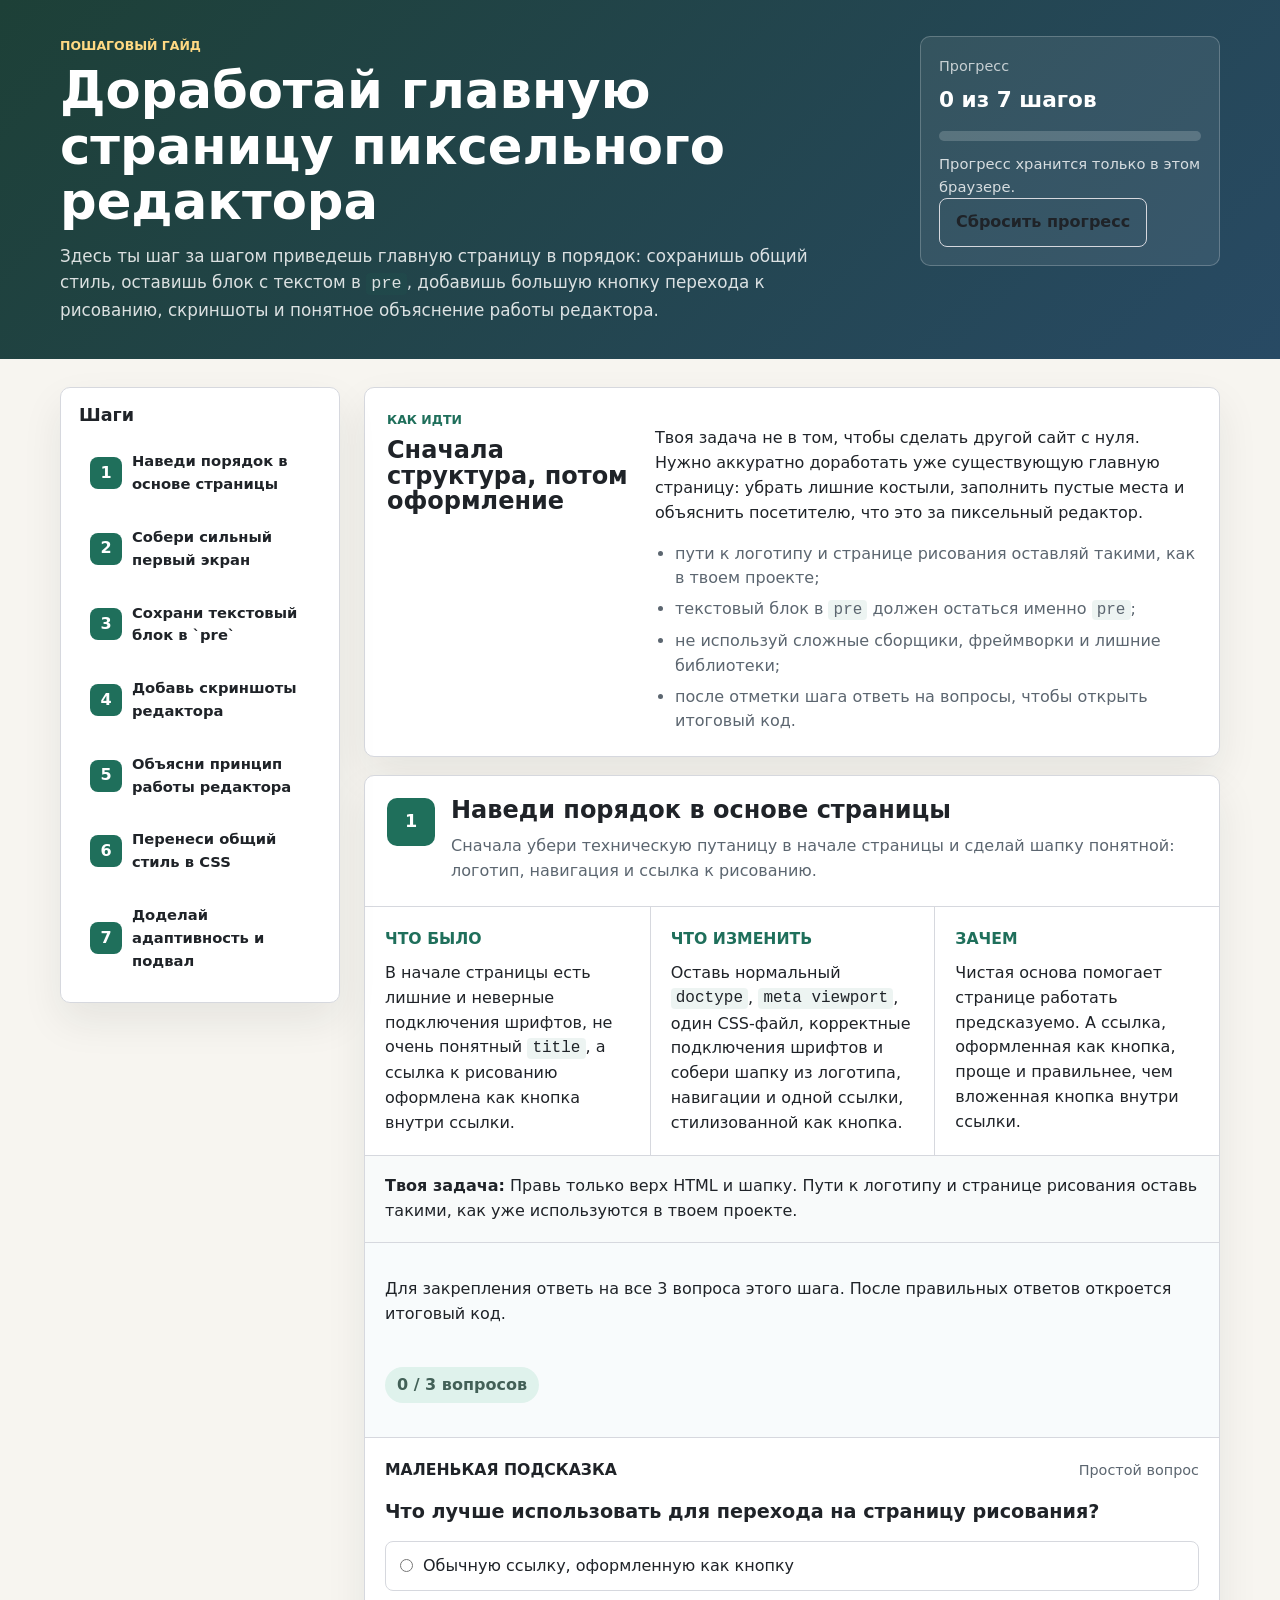
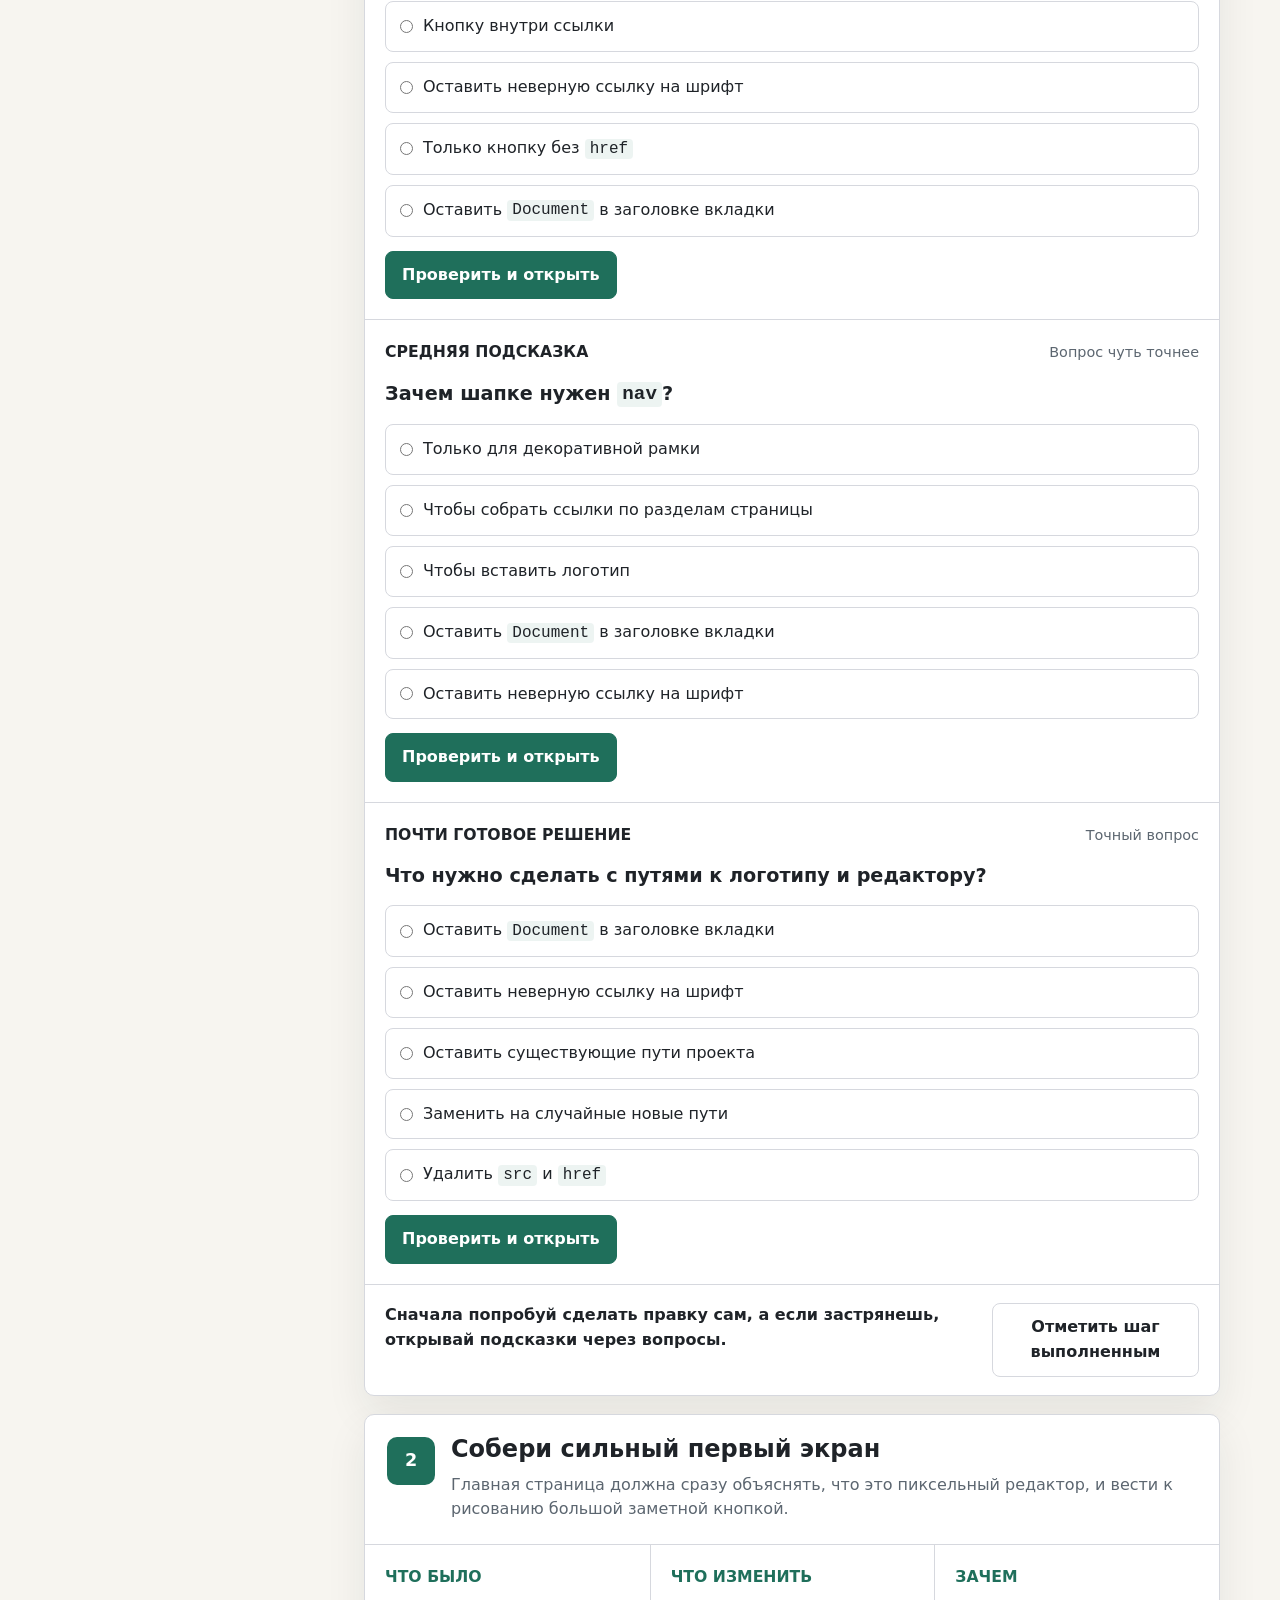
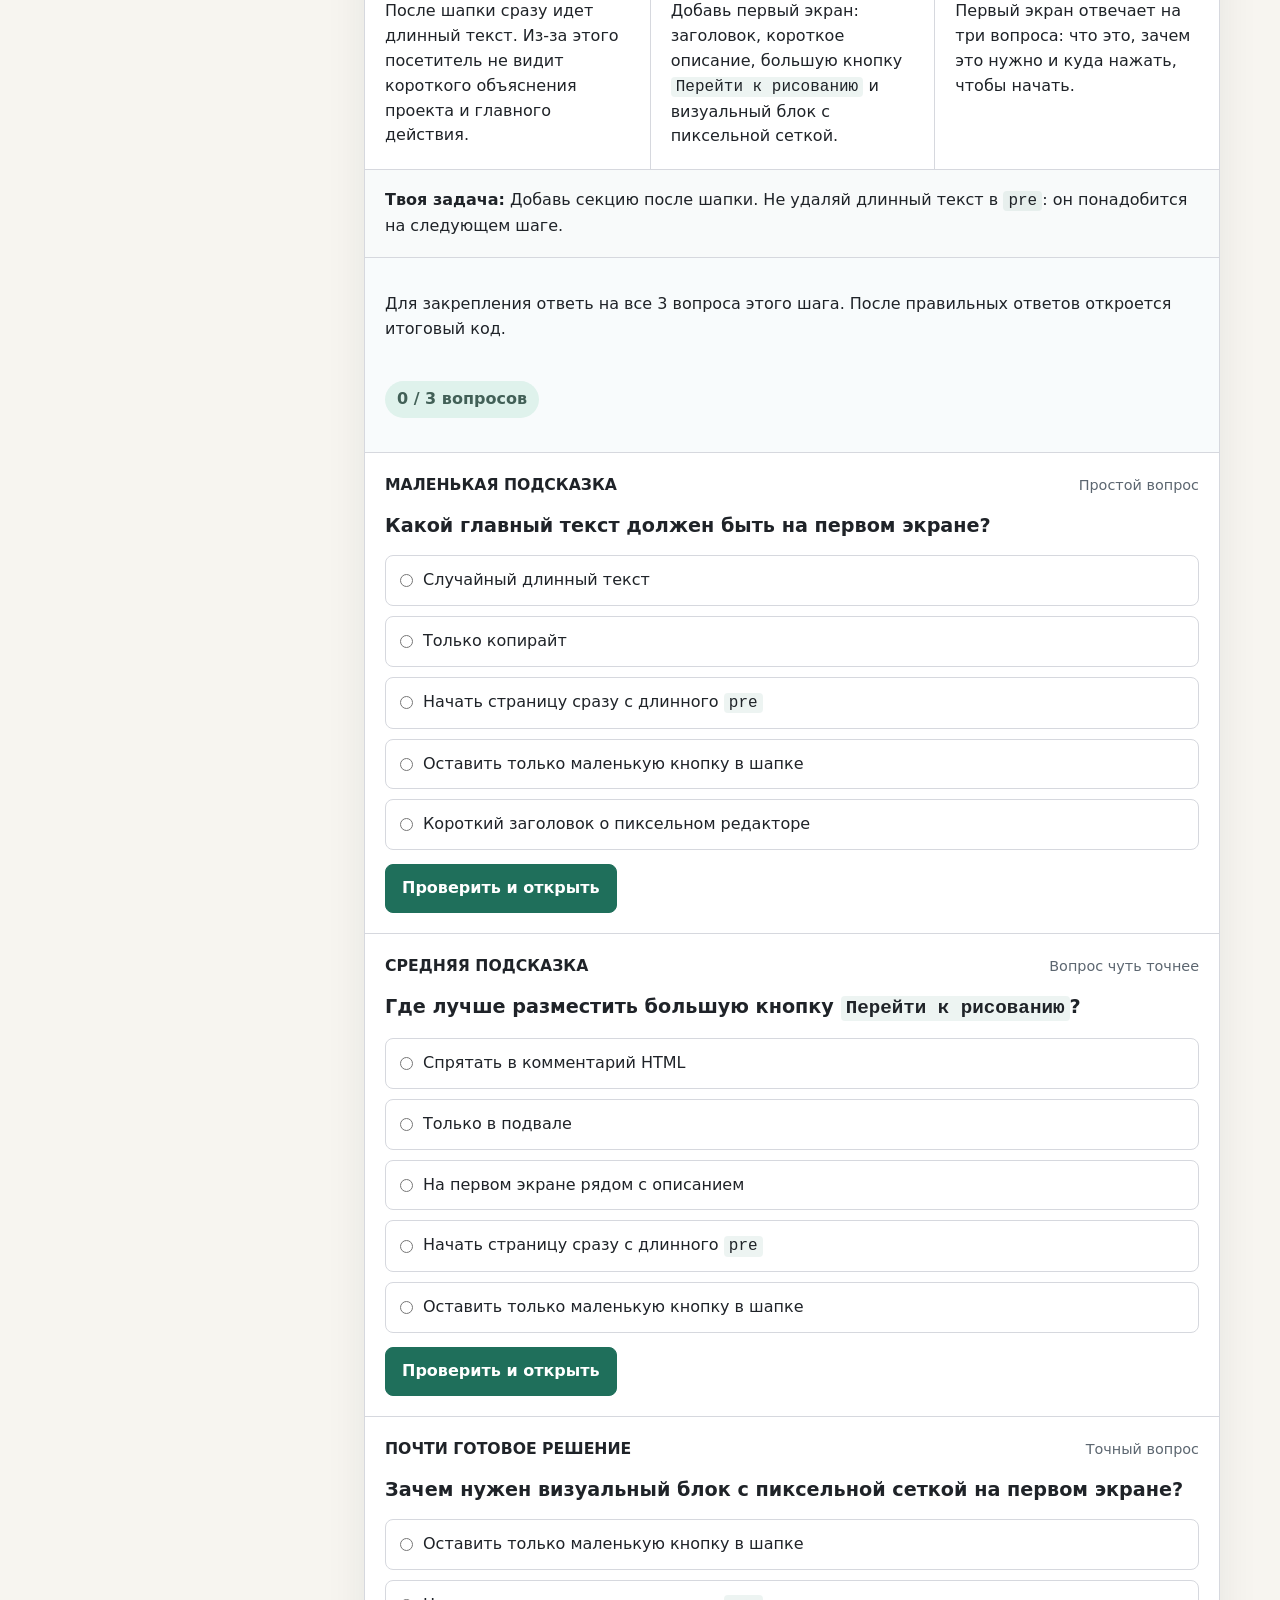
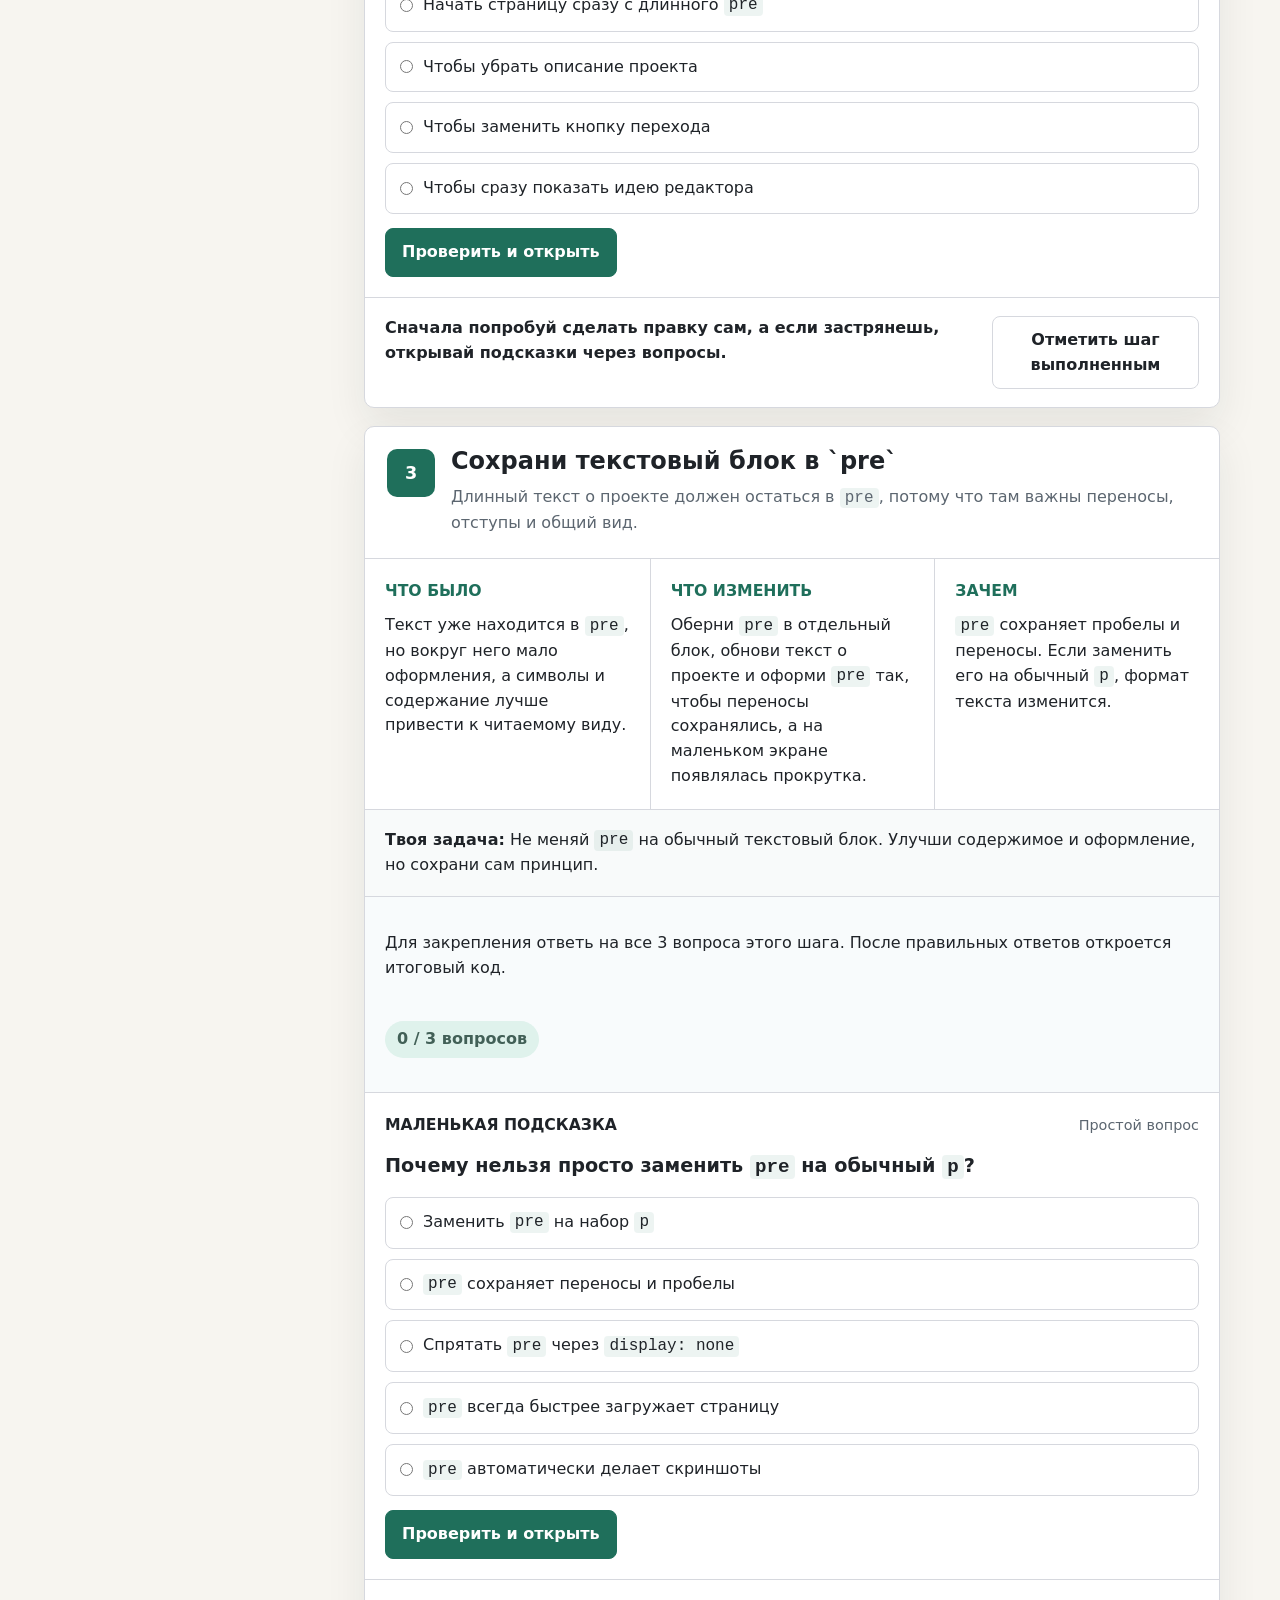
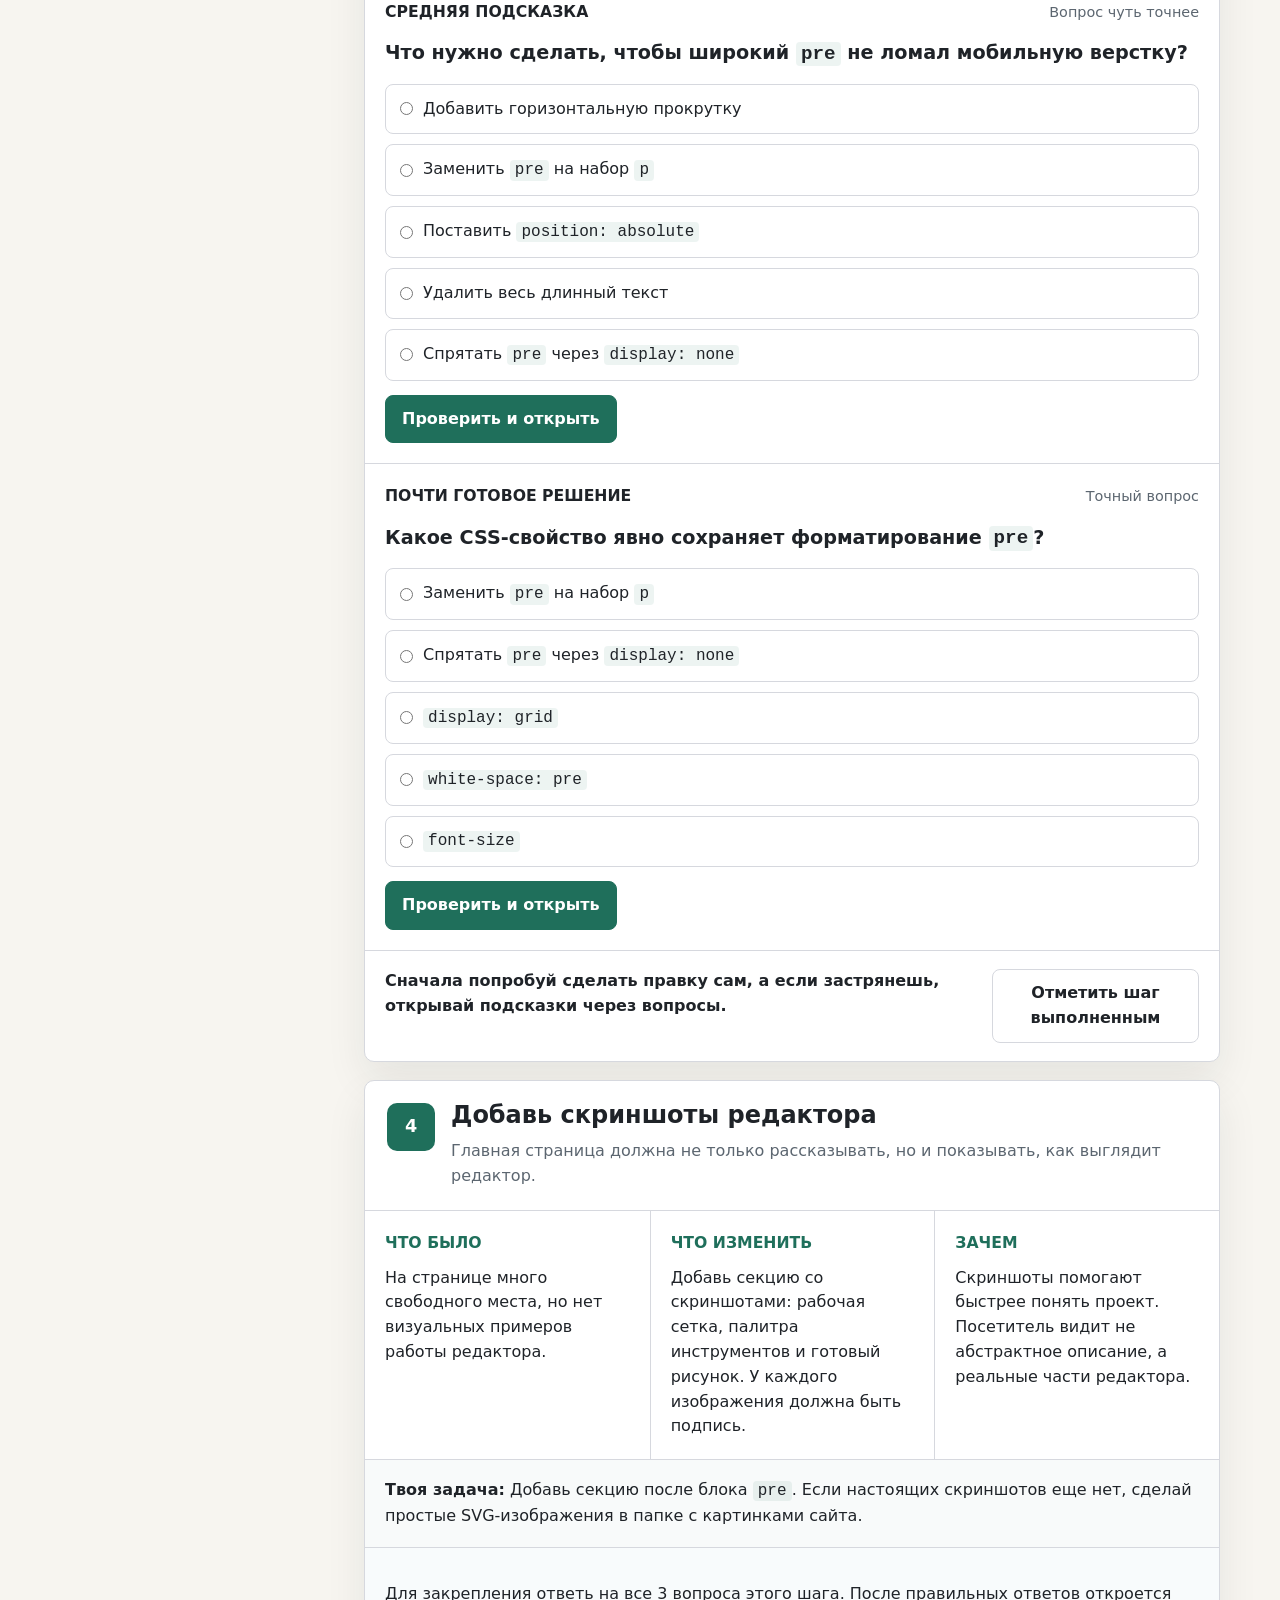
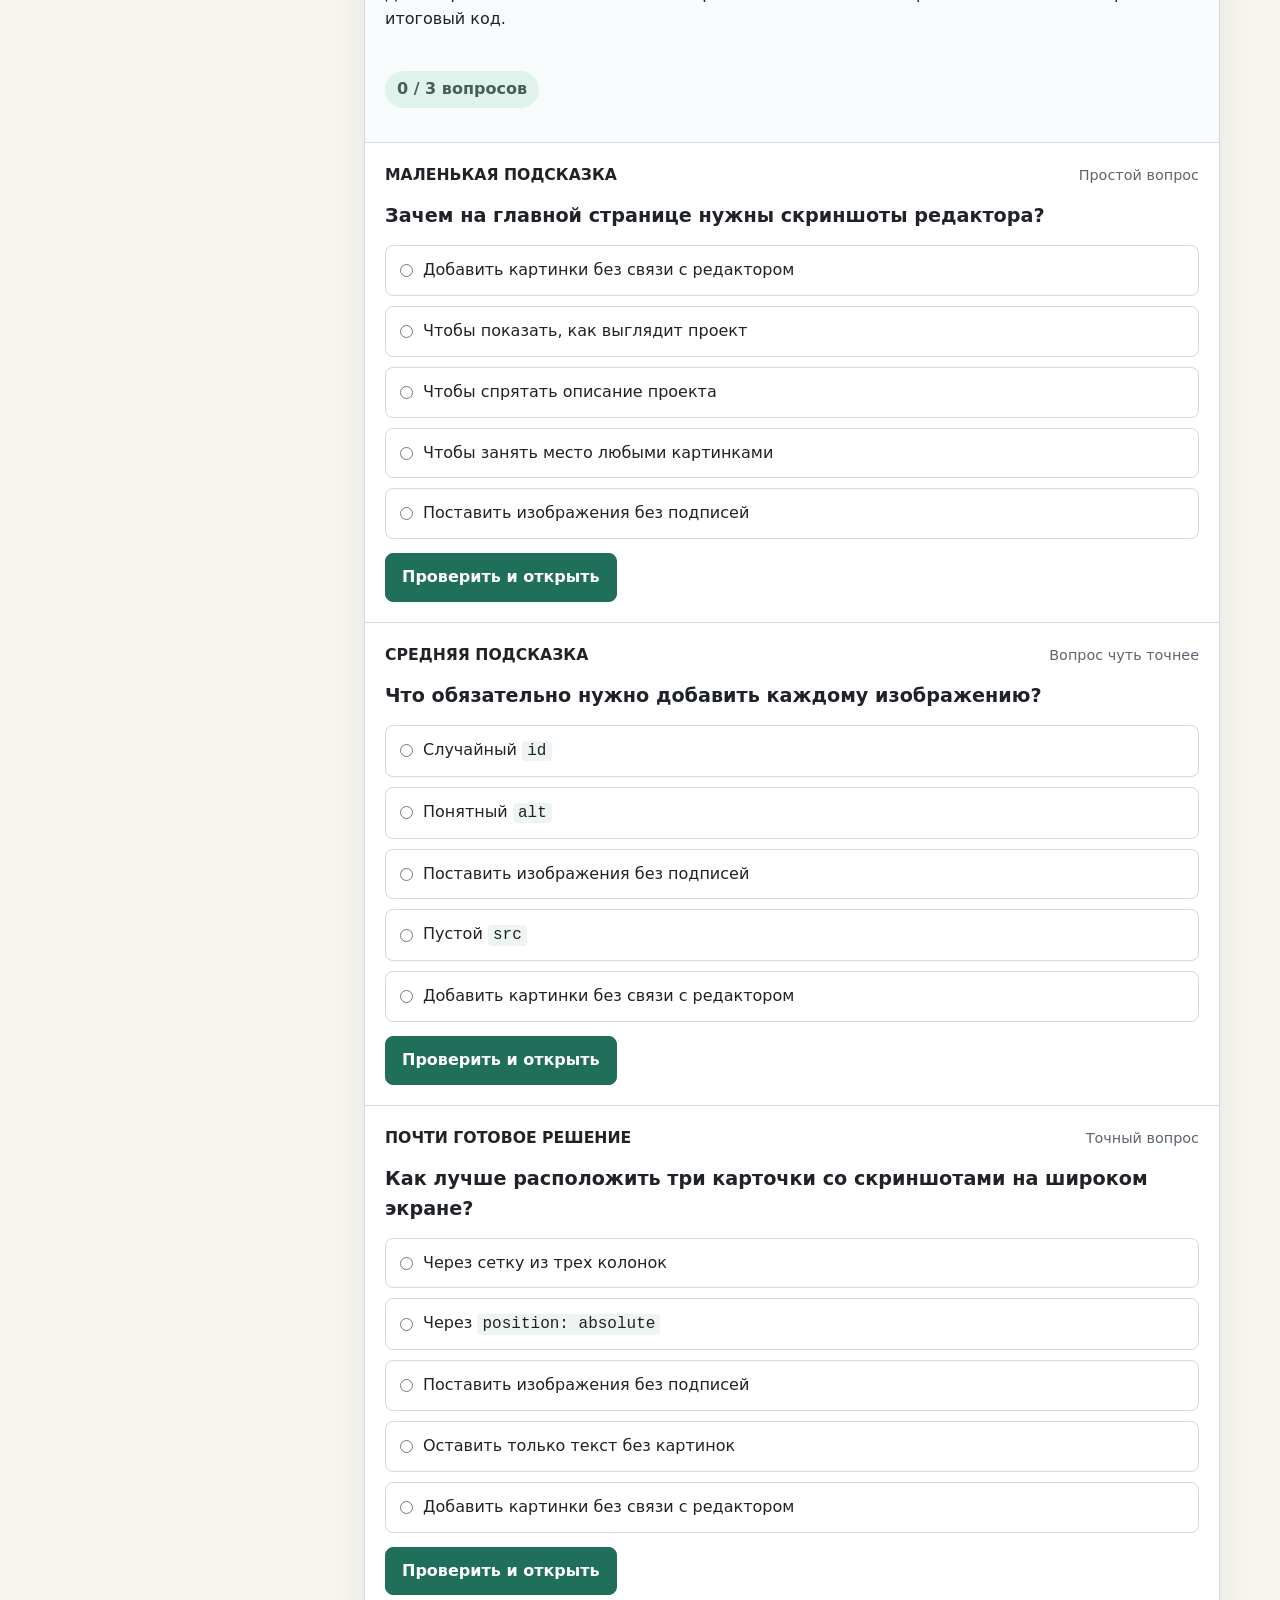
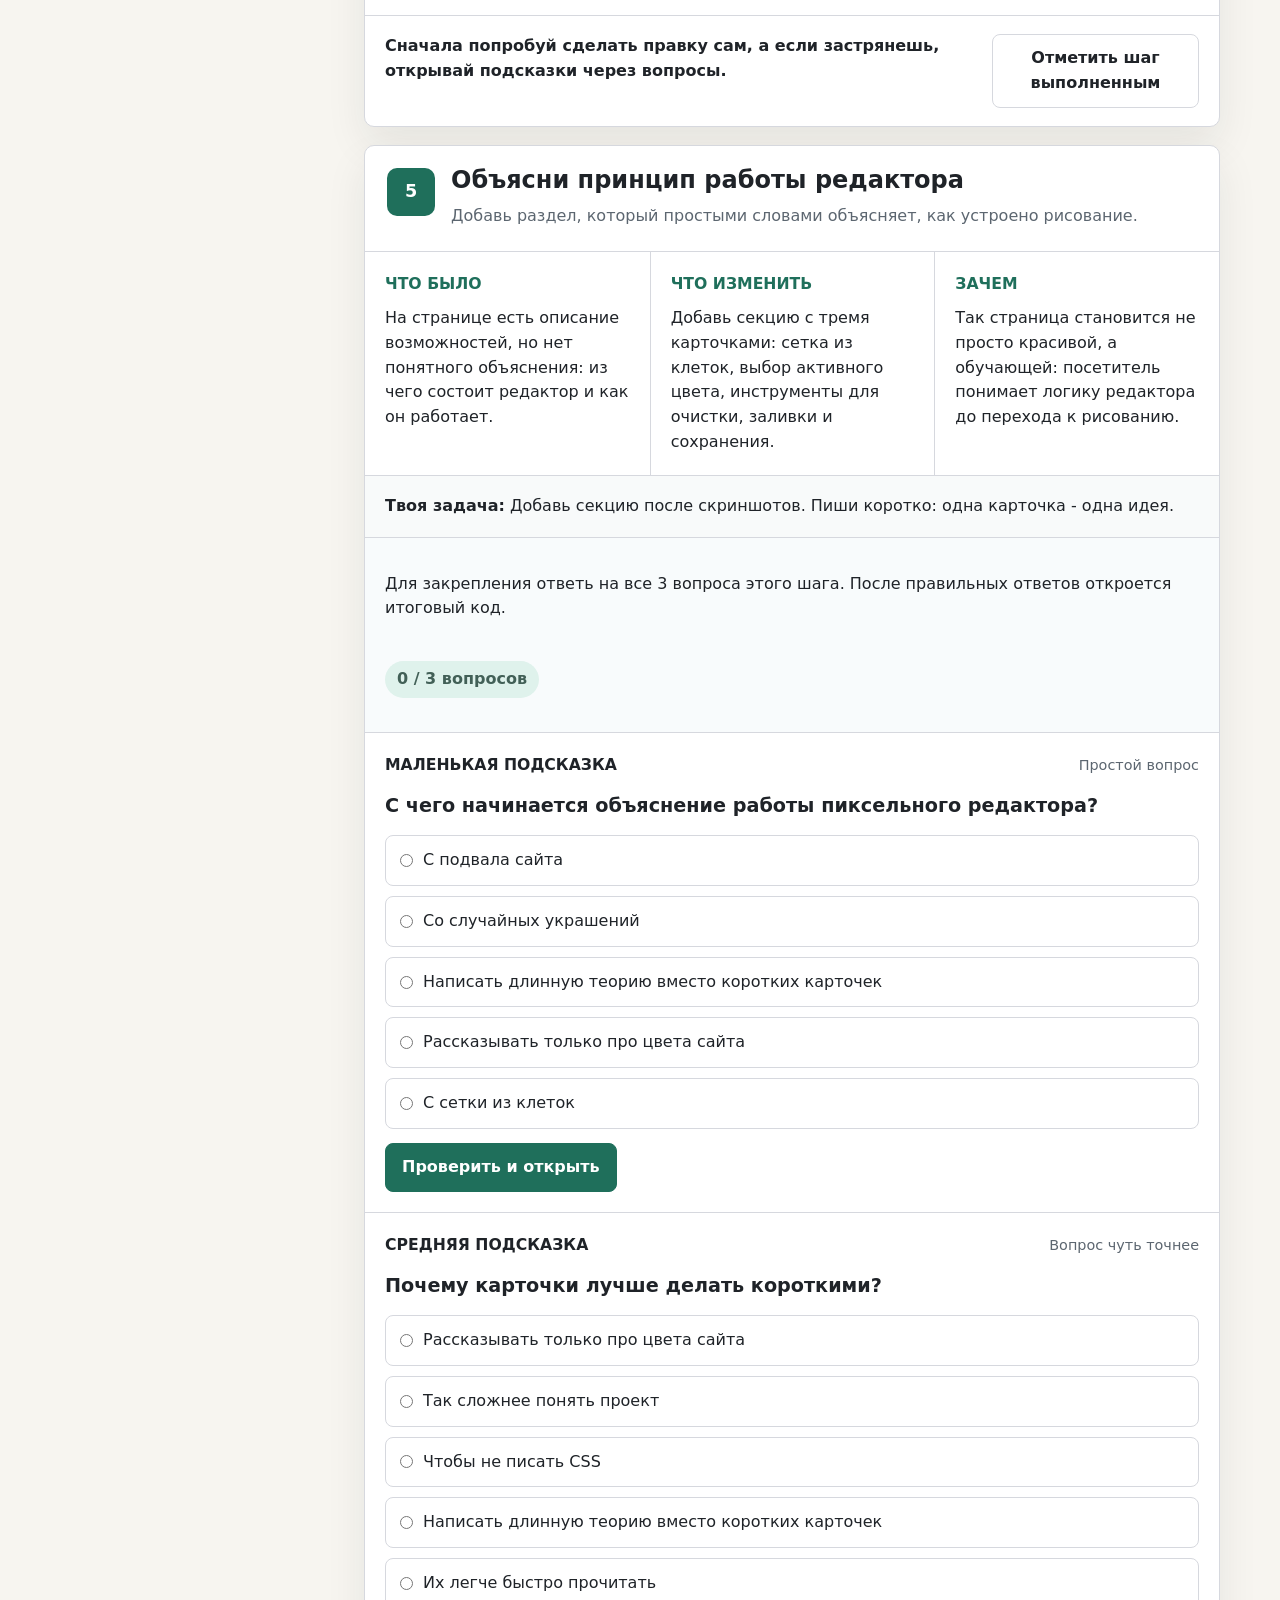
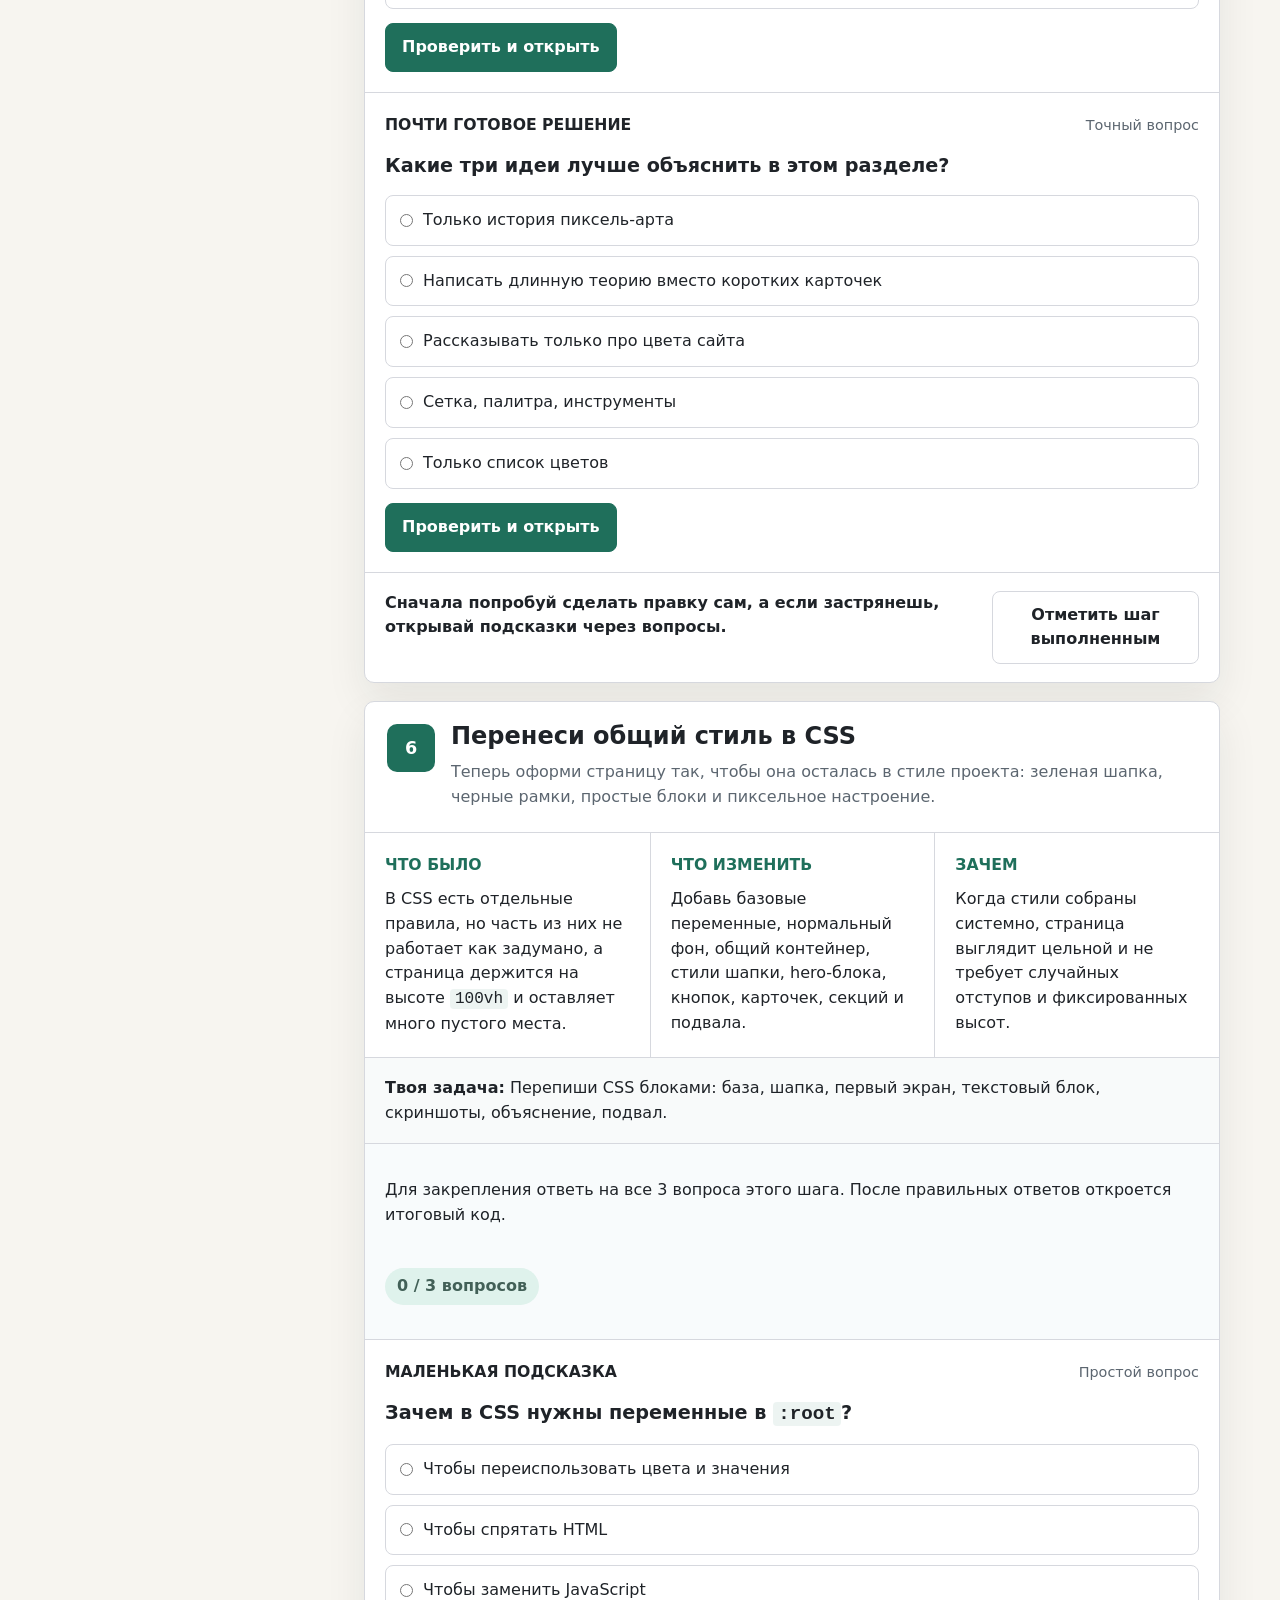
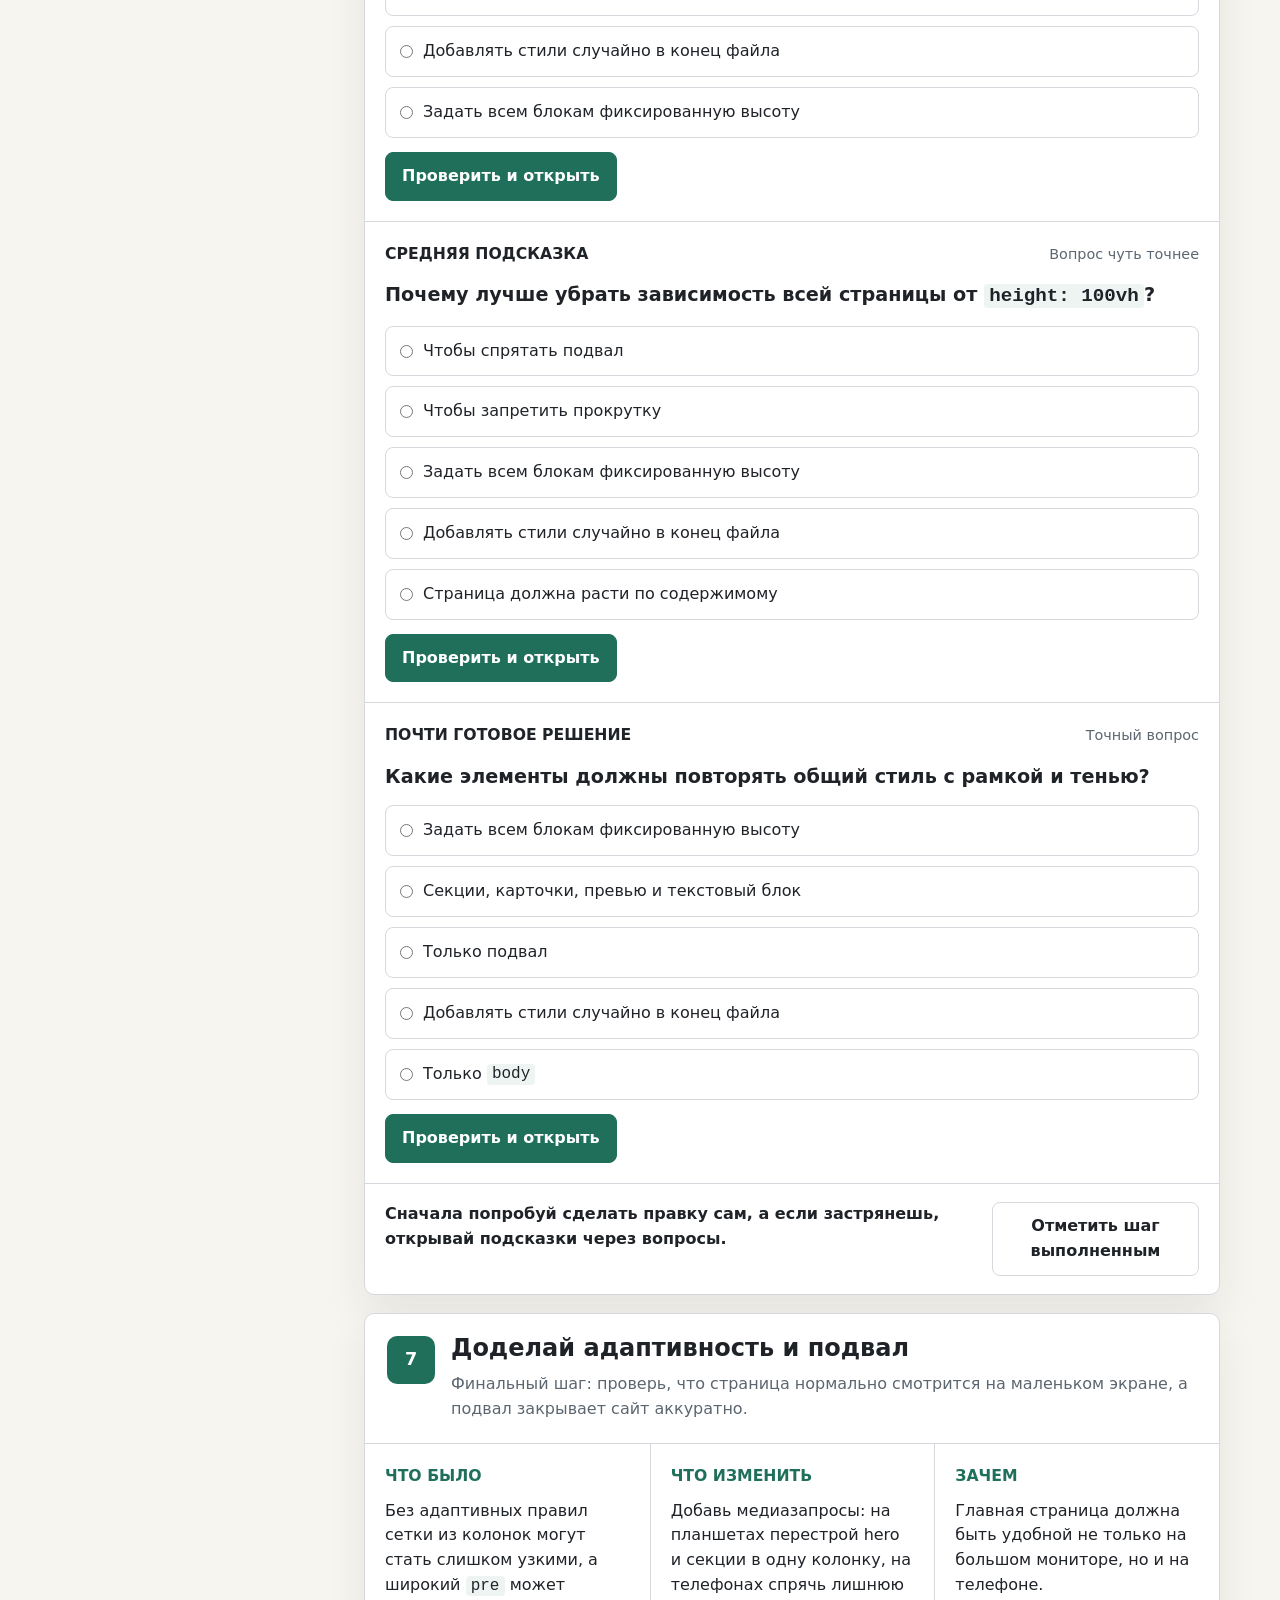
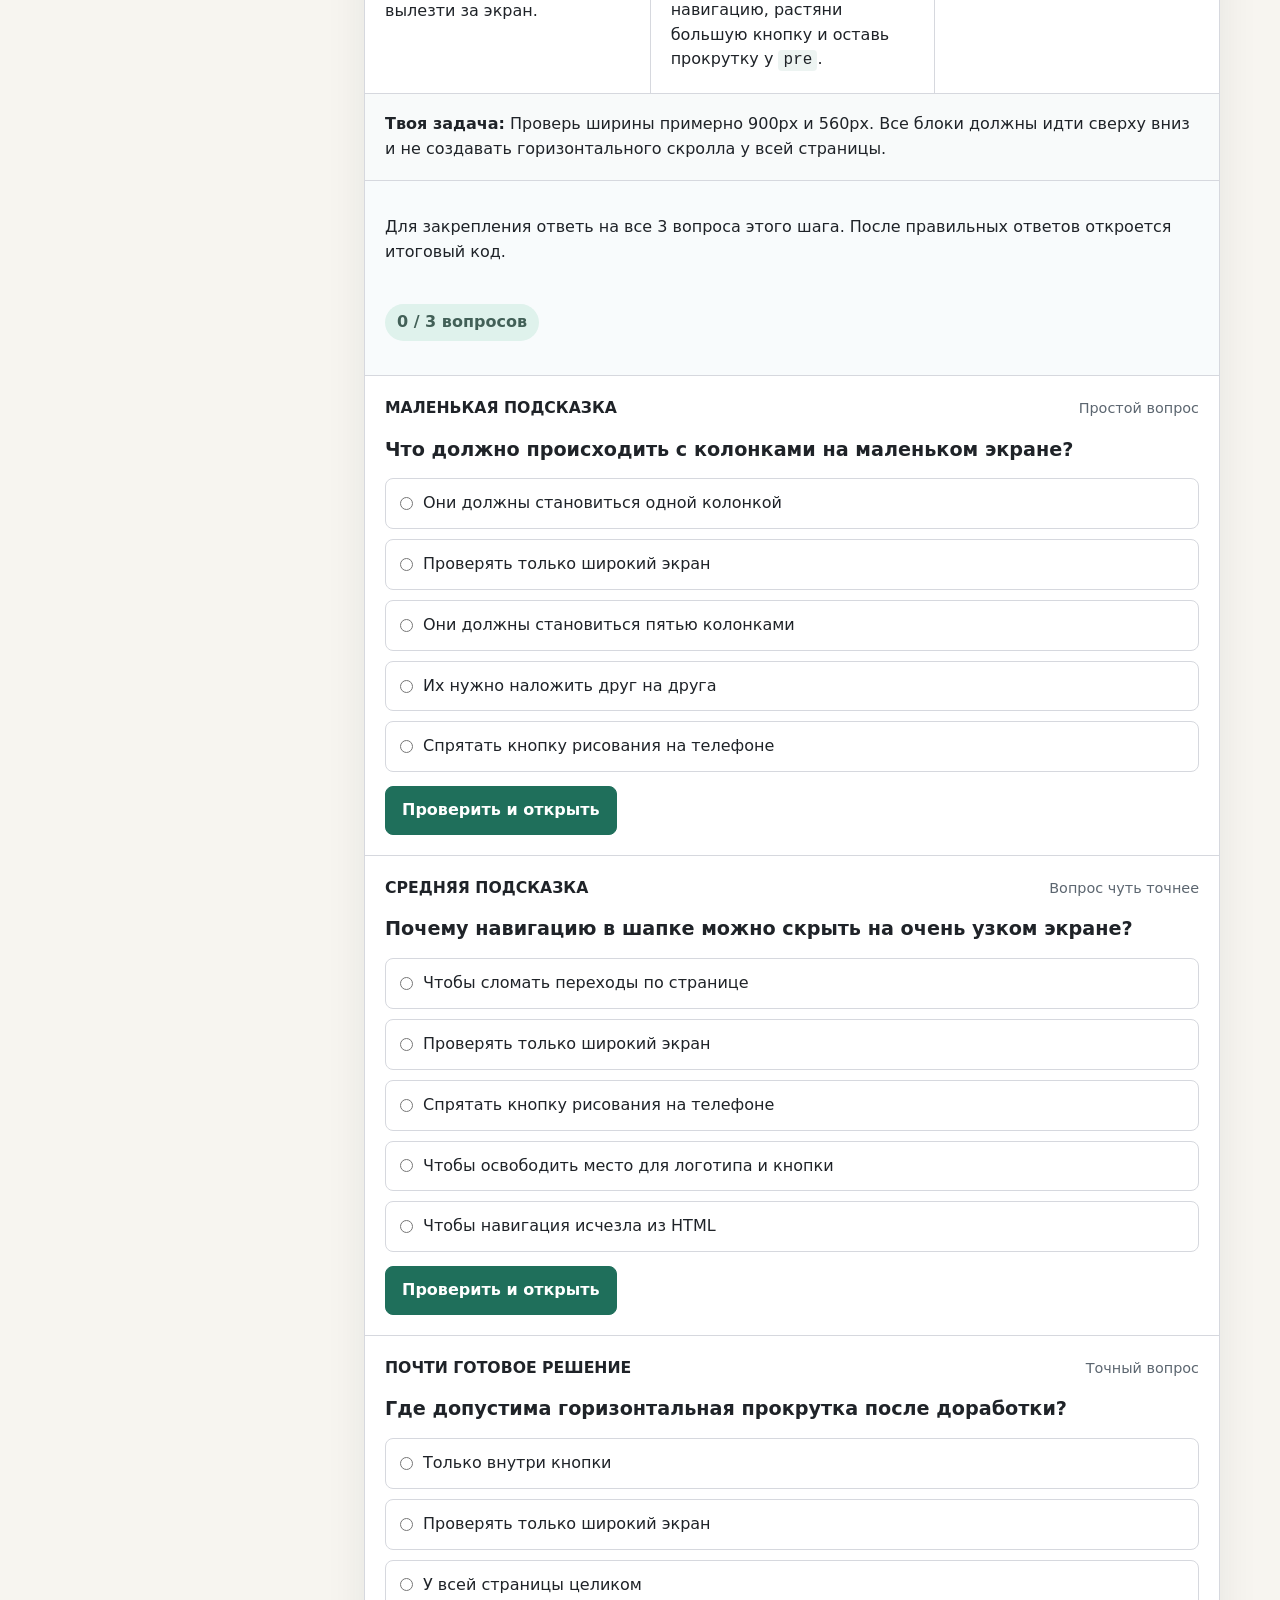
<file: index.html>
<!doctype html>
<html lang="ru">
  <head>
    <meta charset="UTF-8" />
    <meta name="viewport" content="width=device-width, initial-scale=1.0" />
    <title>Пошаговый гайд по доработке главной страницы</title>
    <link rel="stylesheet" href="style.css" />
  </head>
  <body>
    <header class="hero">
      <div class="hero__inner">
        <div class="hero__copy">
          <p class="eyebrow">Пошаговый гайд</p>
          <h1>Доработай главную страницу пиксельного редактора</h1>
          <p>
            Здесь ты шаг за шагом приведешь главную страницу в порядок: сохранишь
            общий стиль, оставишь блок с текстом в <code>pre</code>, добавишь
            большую кнопку перехода к рисованию, скриншоты и понятное объяснение
            работы редактора.
          </p>
        </div>

        <div class="progress-card" aria-live="polite">
          <span class="progress-card__label">Прогресс</span>
          <strong id="progressText">0 из 7 шагов</strong>
          <div class="progress-bar" aria-hidden="true">
            <span id="progressBar"></span>
          </div>
          <p class="progress-card__note">
            Прогресс хранится только в этом браузере.
          </p>
          <button
            id="resetProgress"
            class="button button--ghost progress-card__button"
            type="button"
          >
            Сбросить прогресс
          </button>
        </div>
      </div>
    </header>

    <main class="page">
      <aside class="route" aria-label="Навигация по шагам">
        <h2>Шаги</h2>
        <nav id="stepNav"></nav>
      </aside>

      <section class="lesson" aria-label="Инструкция по доработке главной страницы">
        <section class="intro">
          <div>
            <p class="eyebrow">Как идти</p>
            <h2>Сначала структура, потом оформление</h2>
          </div>
          <div>
            <p>
              Твоя задача не в том, чтобы сделать другой сайт с нуля. Нужно
              аккуратно доработать уже существующую главную страницу: убрать
              лишние костыли, заполнить пустые места и объяснить посетителю,
              что это за пиксельный редактор.
            </p>
            <ul class="intro__list">
              <li>пути к логотипу и странице рисования оставляй такими, как в твоем проекте;</li>
              <li>текстовый блок в <code>pre</code> должен остаться именно <code>pre</code>;</li>
              <li>не используй сложные сборщики, фреймворки и лишние библиотеки;</li>
              <li>после отметки шага ответь на вопросы, чтобы открыть итоговый код.</li>
            </ul>
          </div>
        </section>

        <div id="steps" class="steps"></div>

        <section class="finish" aria-labelledby="finish-title">
          <p class="eyebrow">Финальная проверка</p>
          <h2 id="finish-title">Проверь готовую главную страницу</h2>
          <p>
            После последнего шага страница должна выглядеть как аккуратная
            презентация проекта: понятная шапка, сильный первый экран, большая
            кнопка перехода к рисованию, сохраненный блок <code>pre</code>,
            скриншоты редактора, объяснение принципов работы и нормальная
            адаптивность.
          </p>

          <div class="checklist">
            <label>
              <input type="checkbox" />
              <span>В шапке есть логотип, навигация и короткая ссылка к рисованию.</span>
            </label>
            <label>
              <input type="checkbox" />
              <span>На первом экране есть большая кнопка <code>Перейти к рисованию</code>.</span>
            </label>
            <label>
              <input type="checkbox" />
              <span>Блок с длинным текстом остался в <code>pre</code> и сохраняет переносы.</span>
            </label>
            <label>
              <input type="checkbox" />
              <span>На странице есть секция со скриншотами редактора и понятными подписями.</span>
            </label>
            <label>
              <input type="checkbox" />
              <span>Есть объяснение: сетка, палитра и инструменты работают вместе.</span>
            </label>
            <label>
              <input type="checkbox" />
              <span>На мобильной ширине блоки не вылезают за экран и читаются сверху вниз.</span>
            </label>
          </div>
        </section>
      </section>
    </main>

    <script src="script.js"></script>
  </body>
</html>
</file>
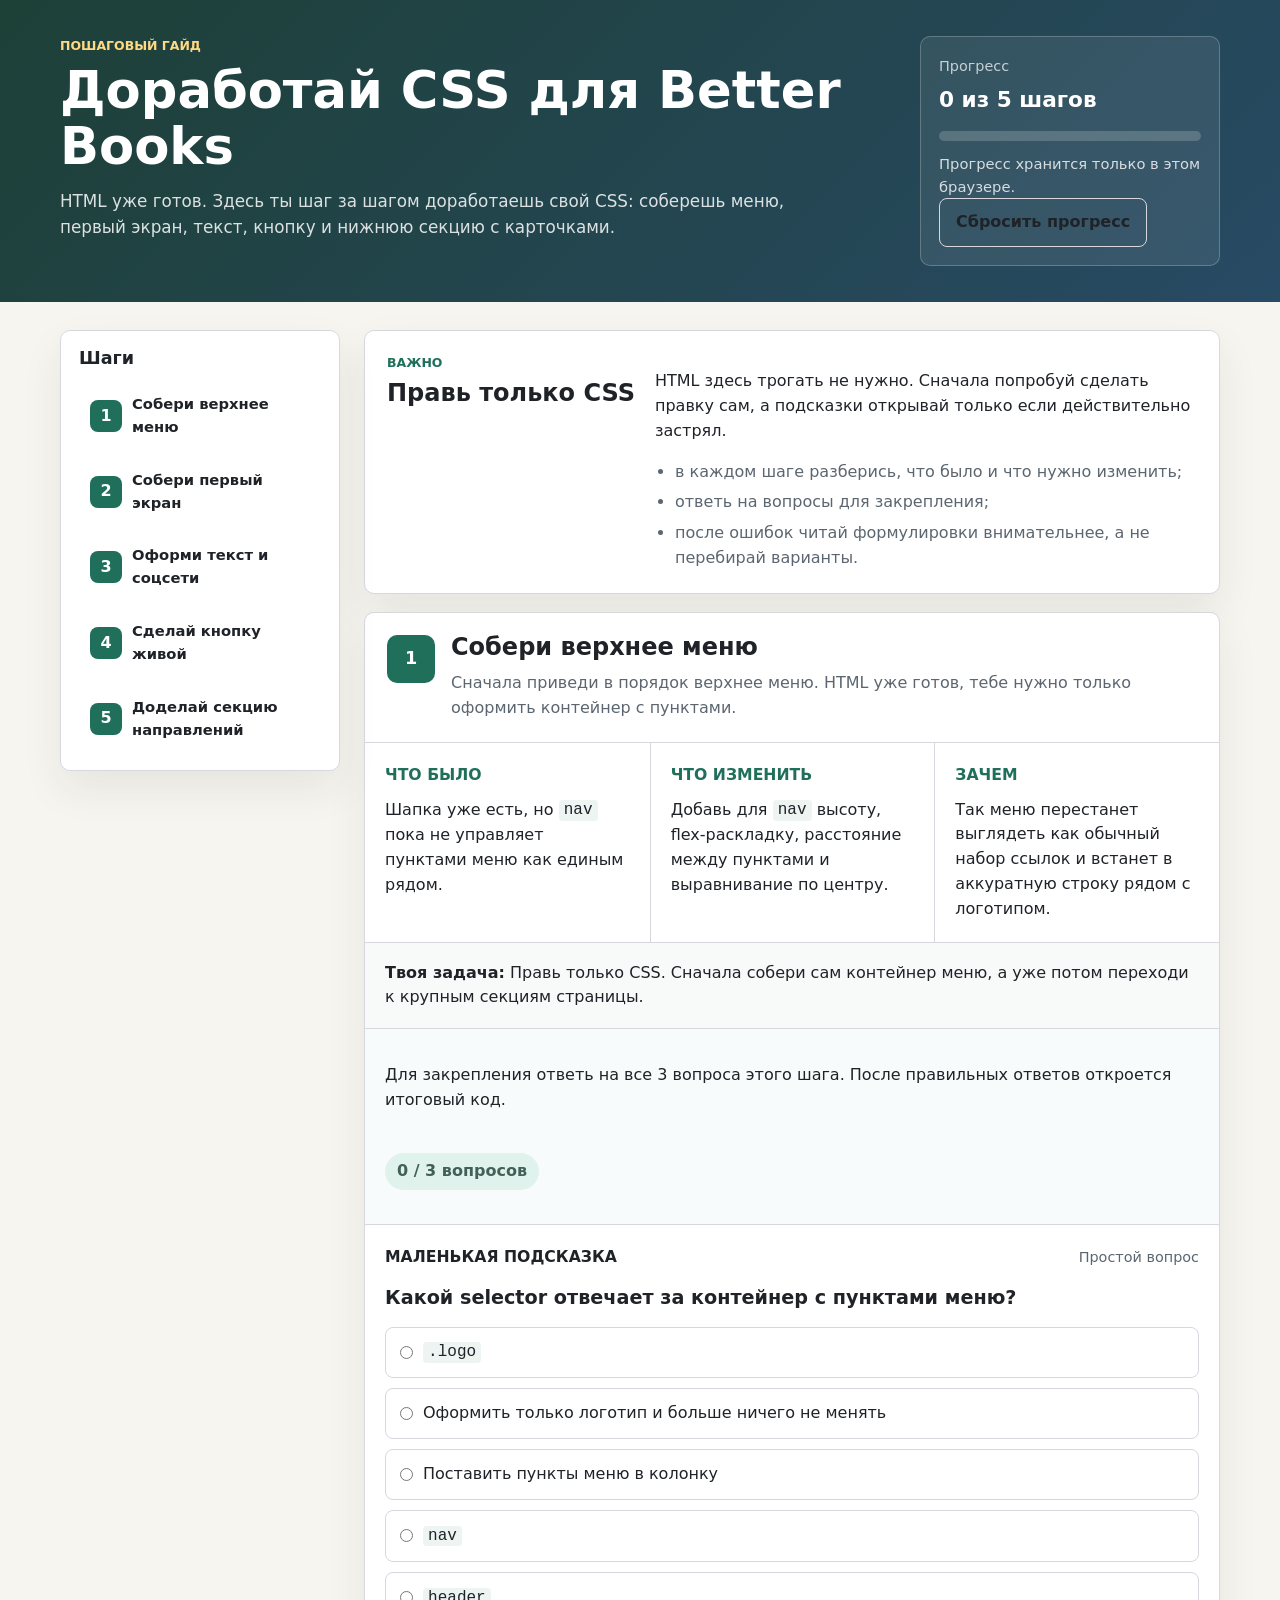
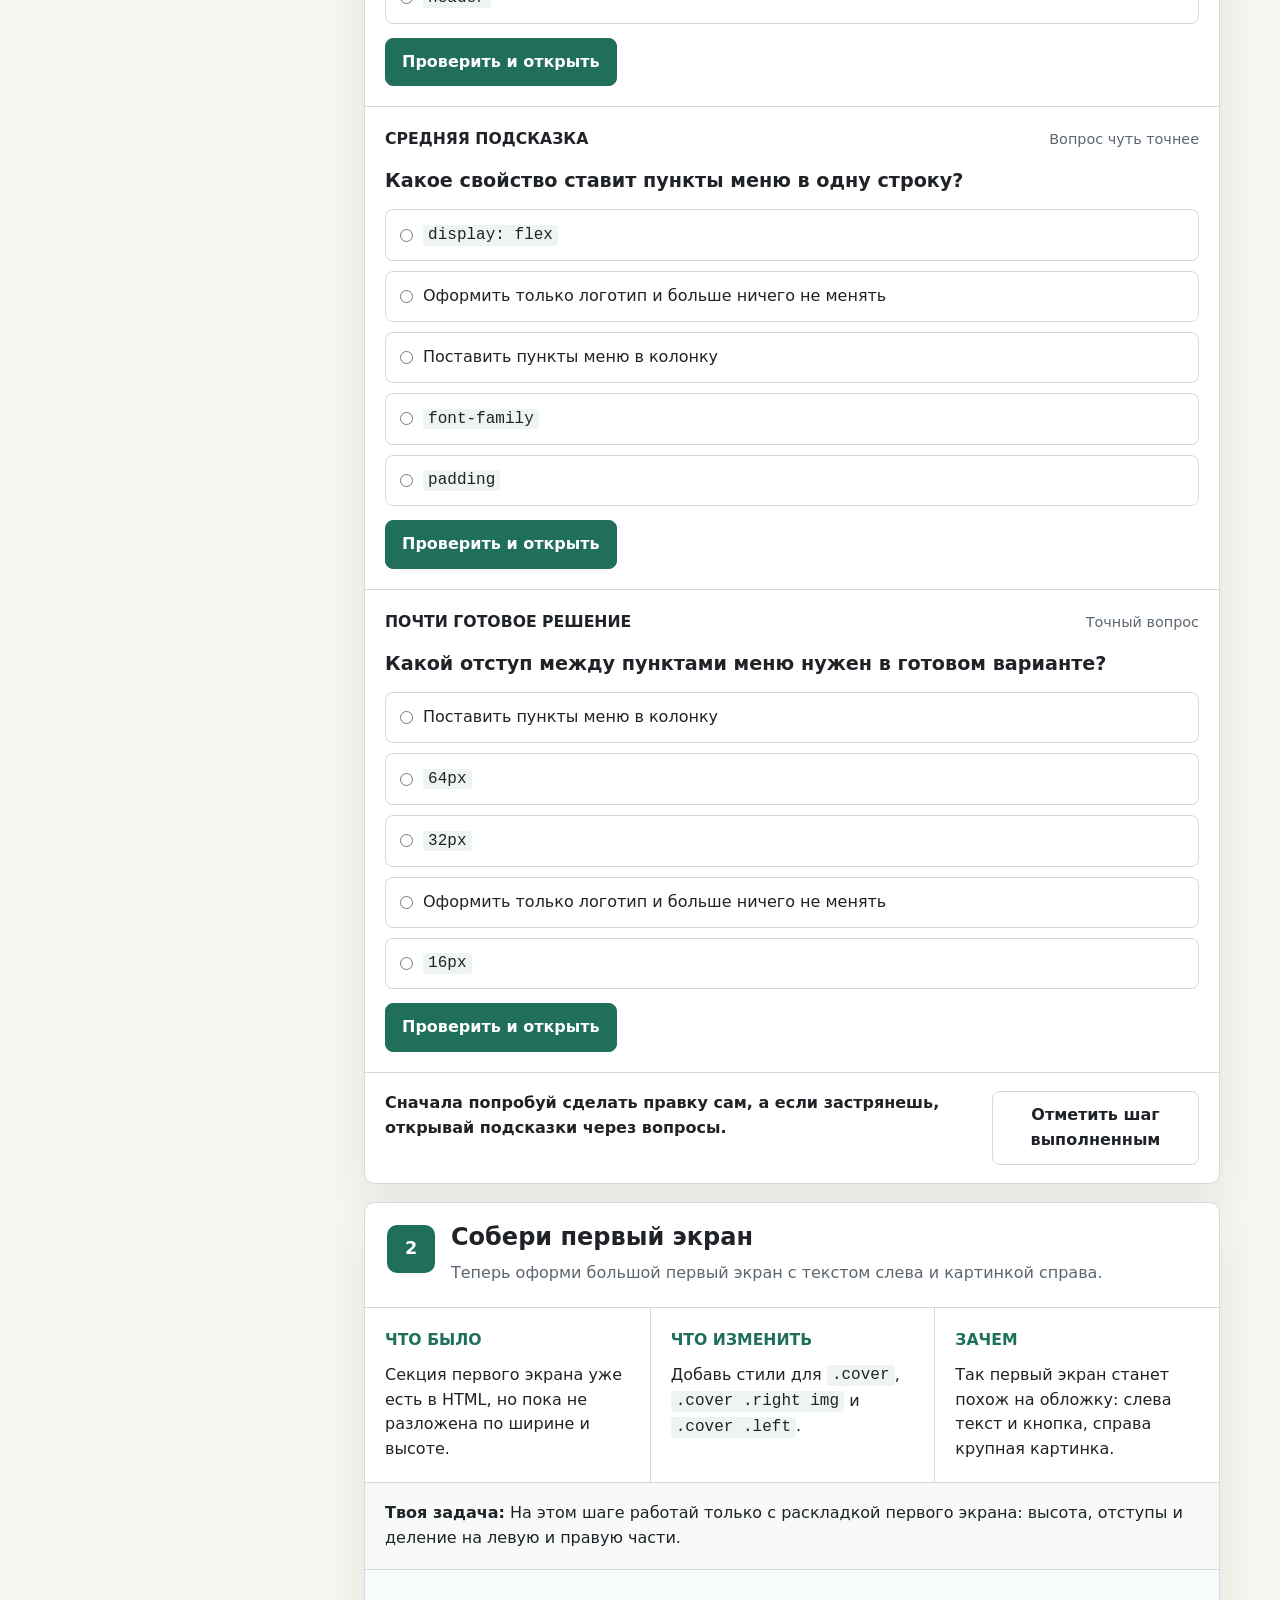
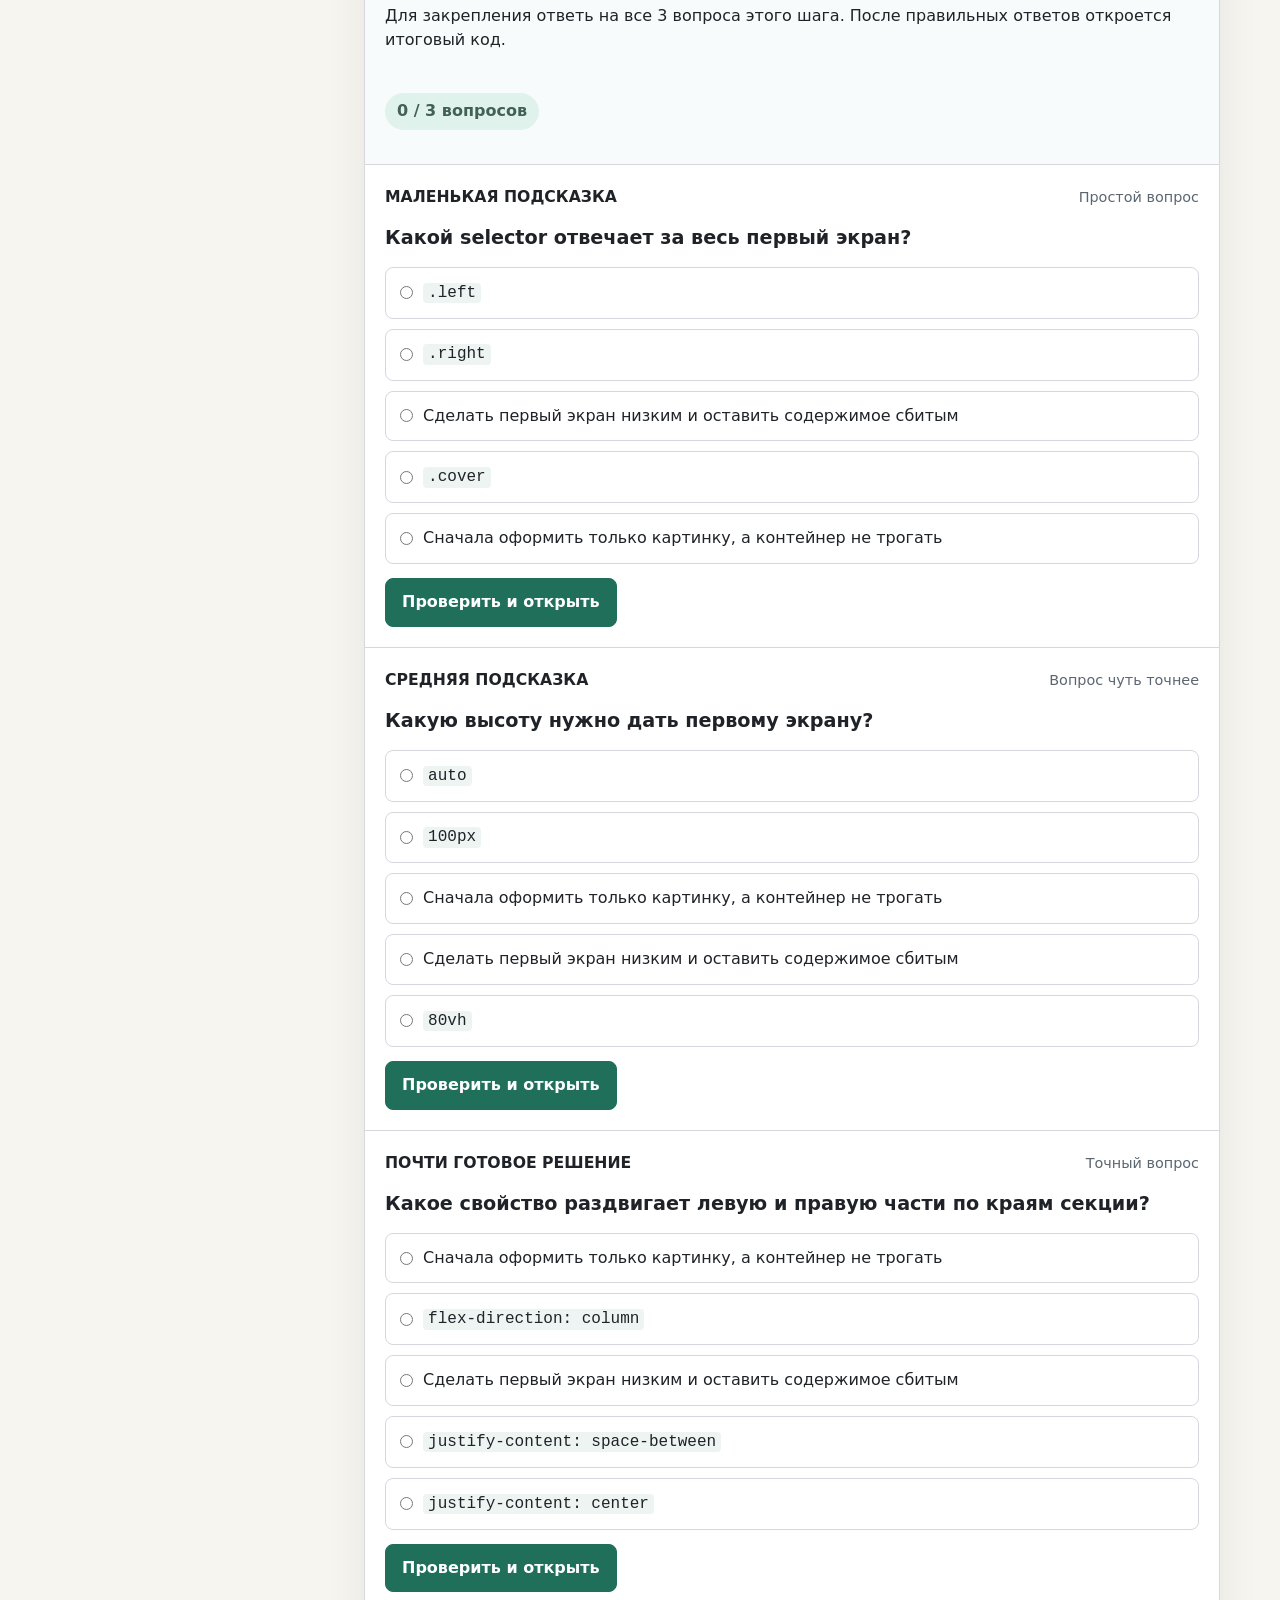
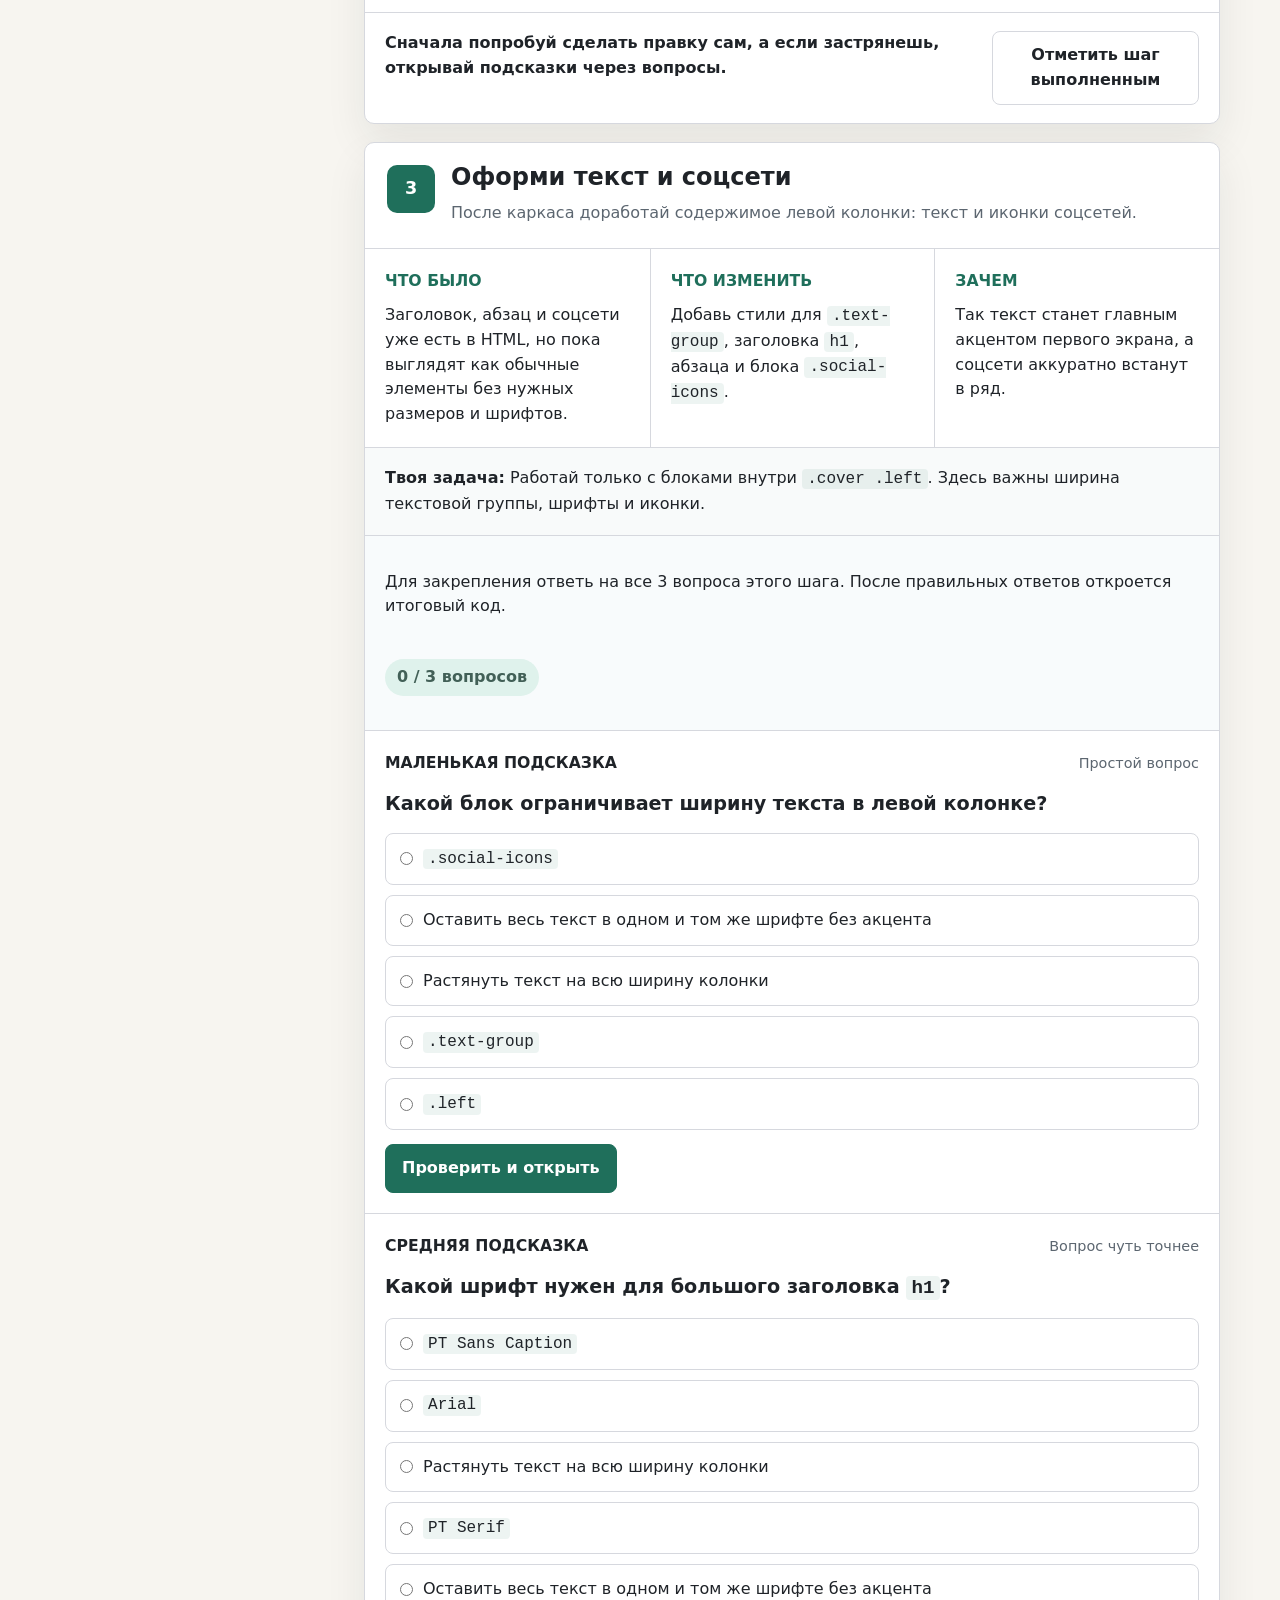
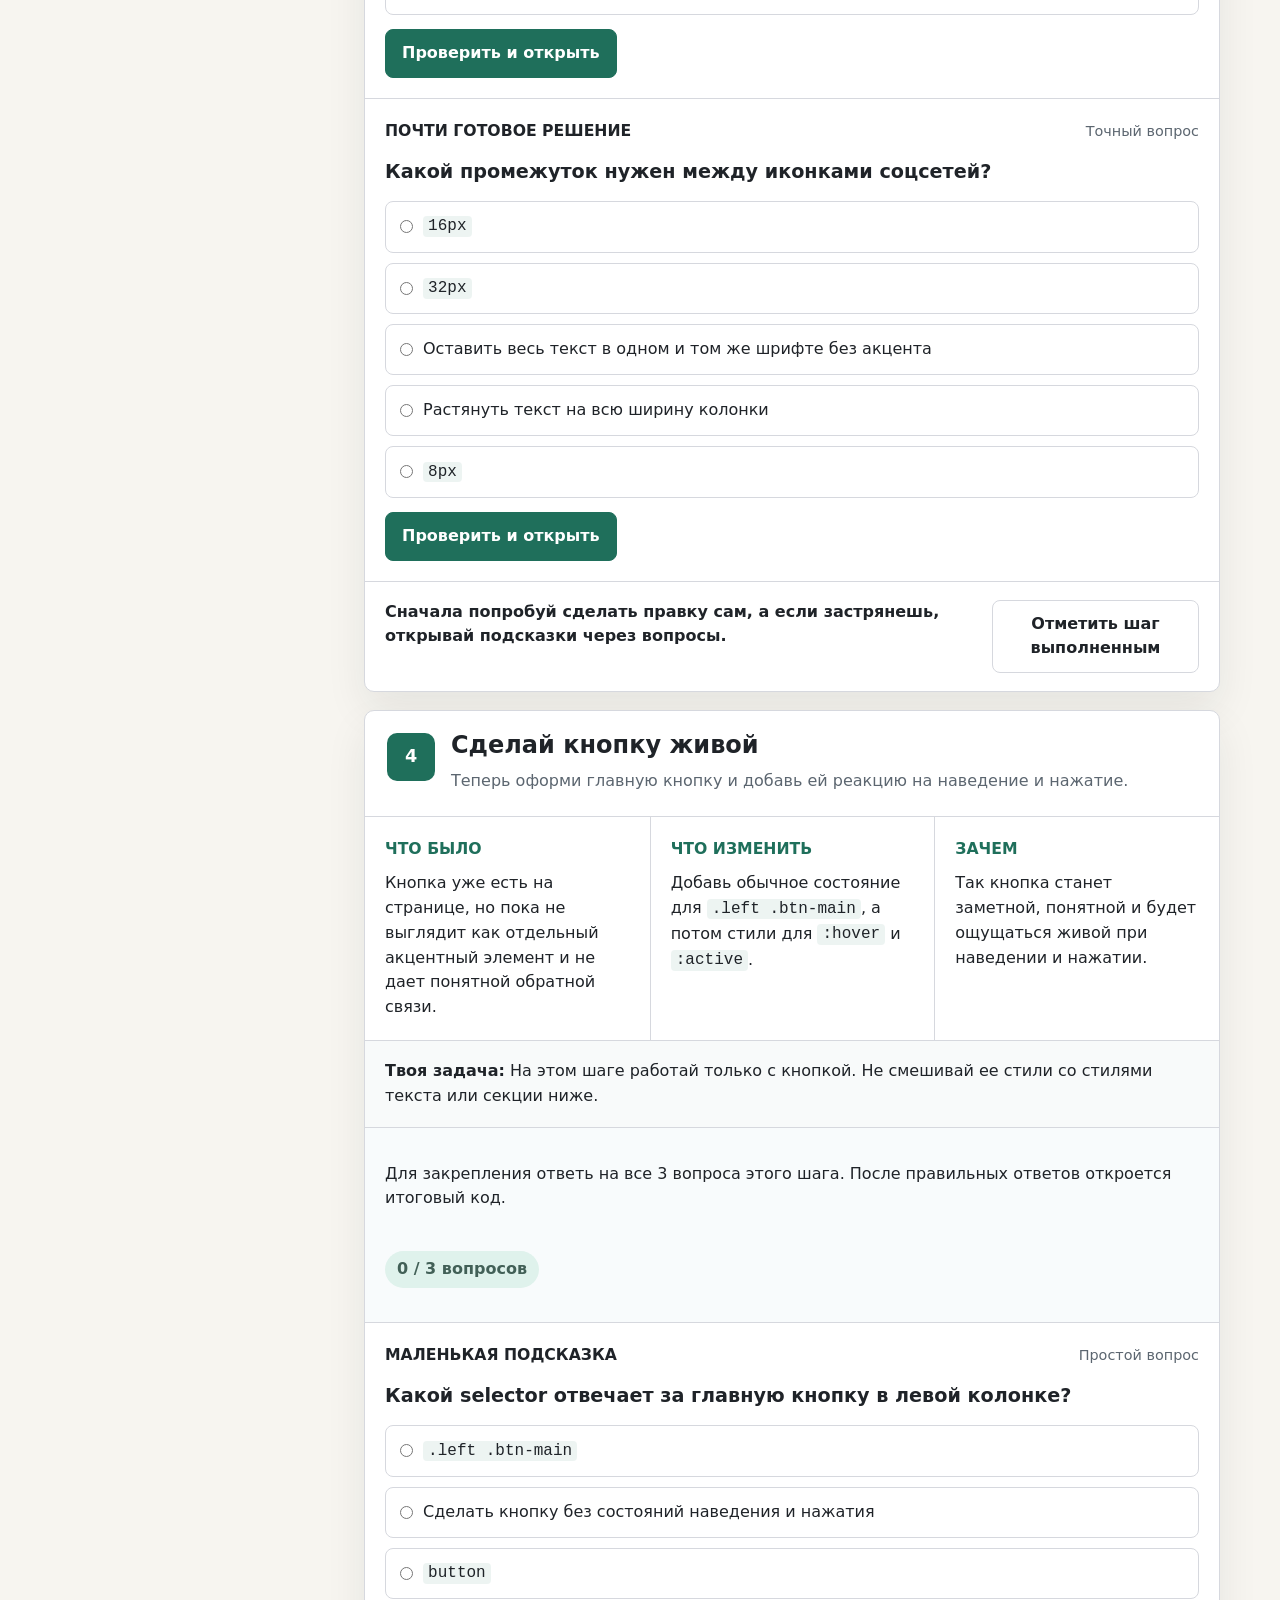
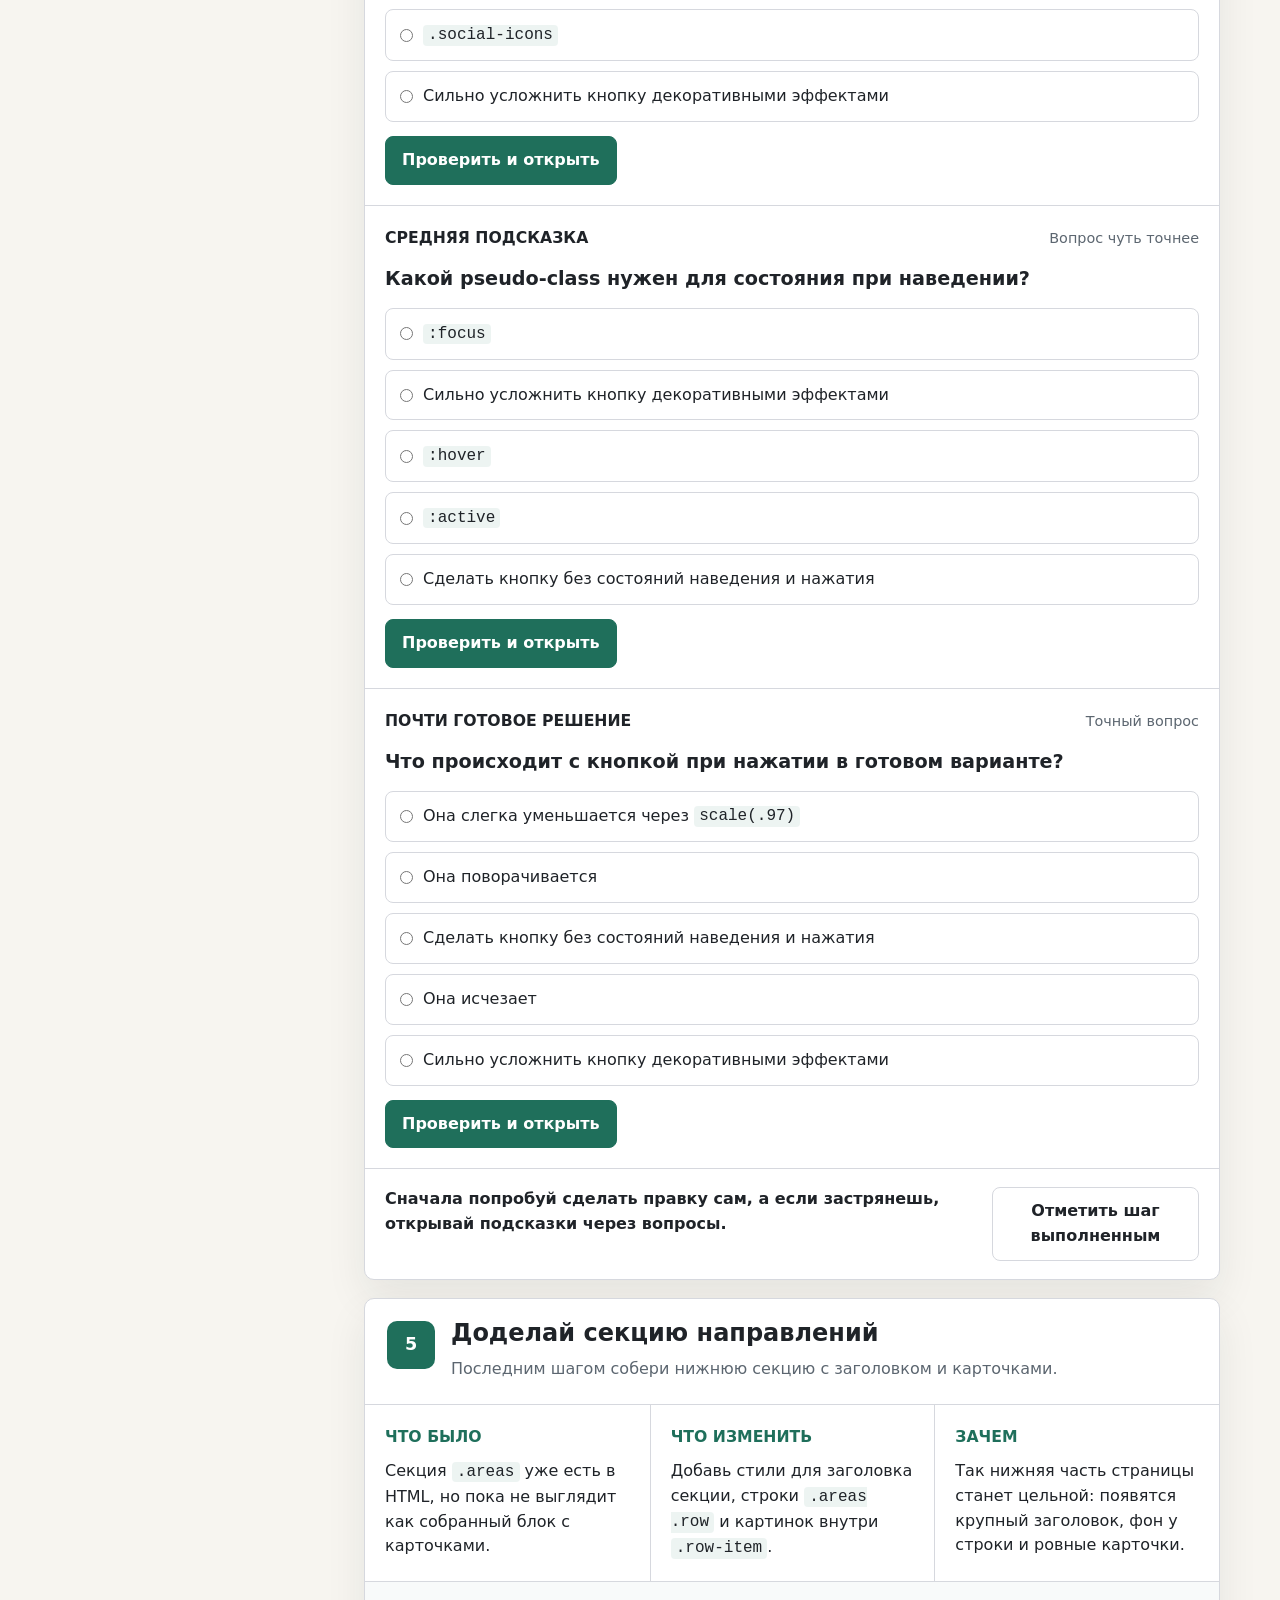
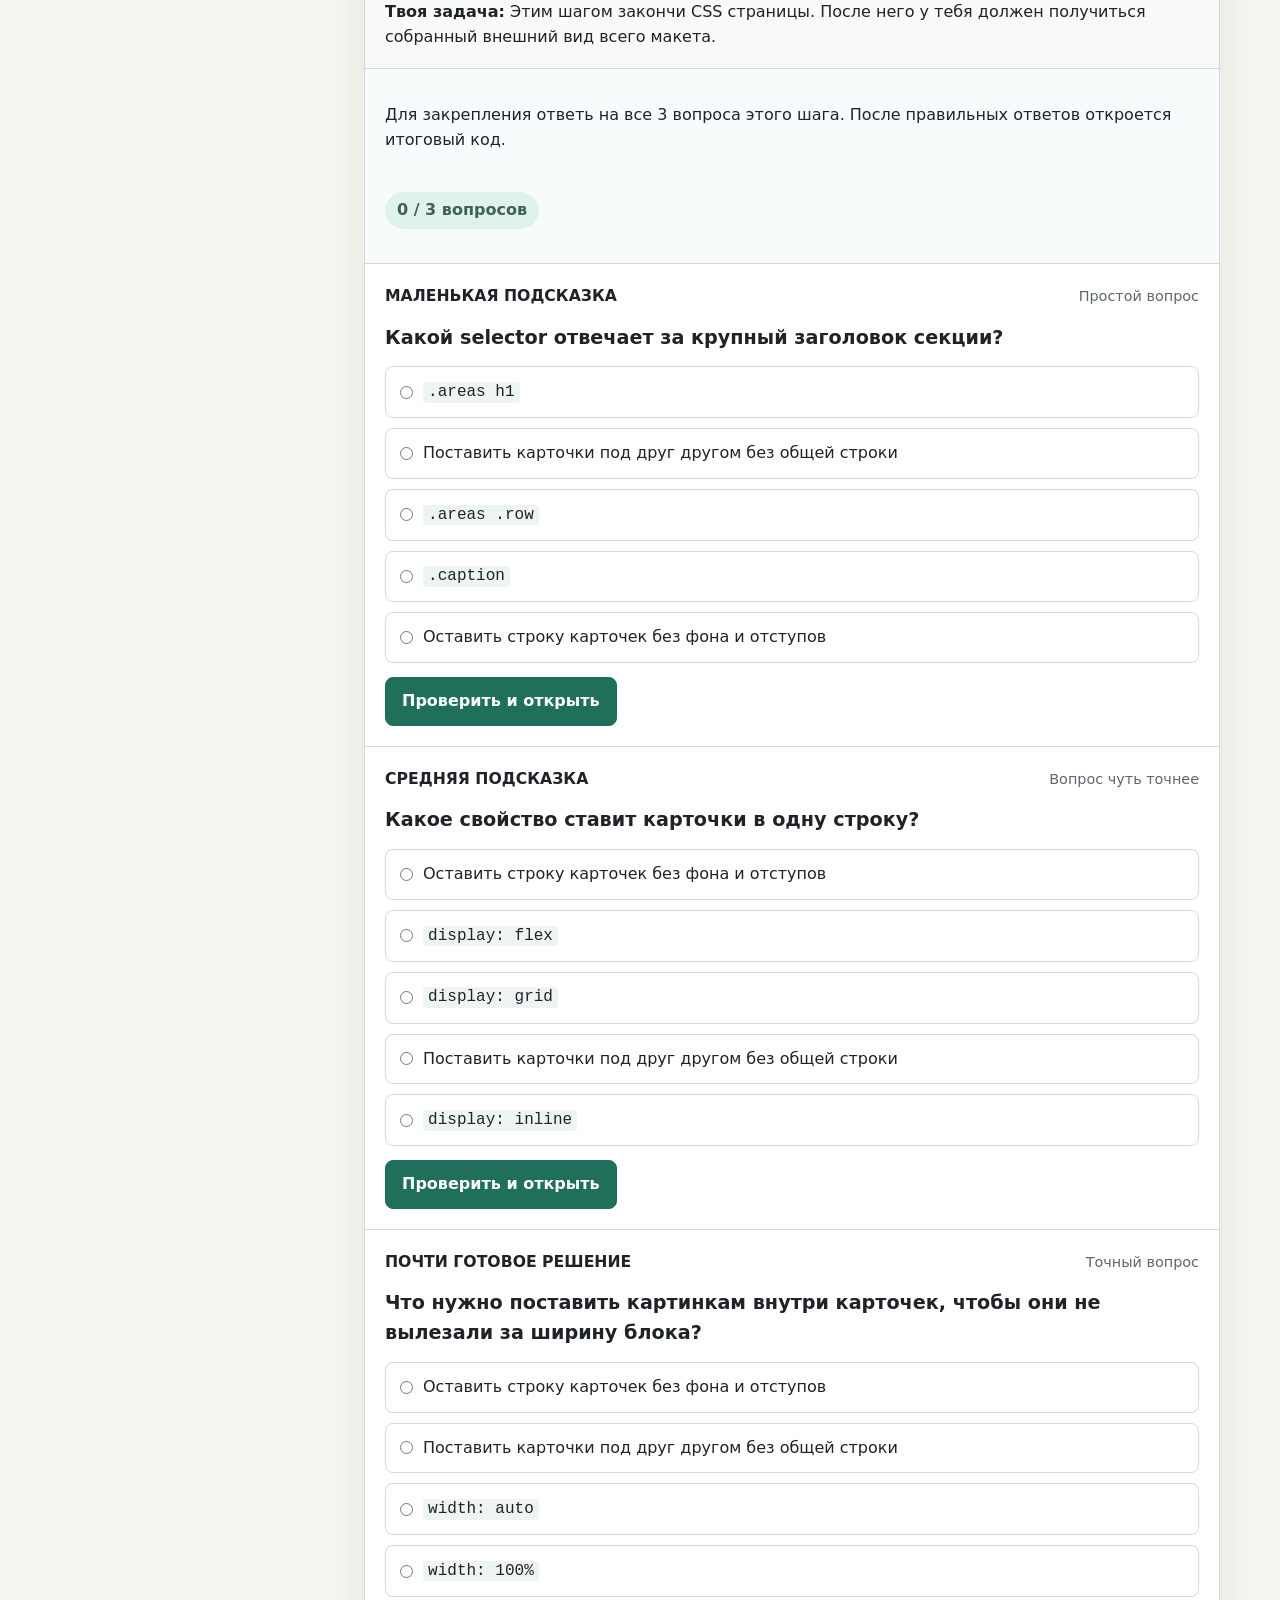
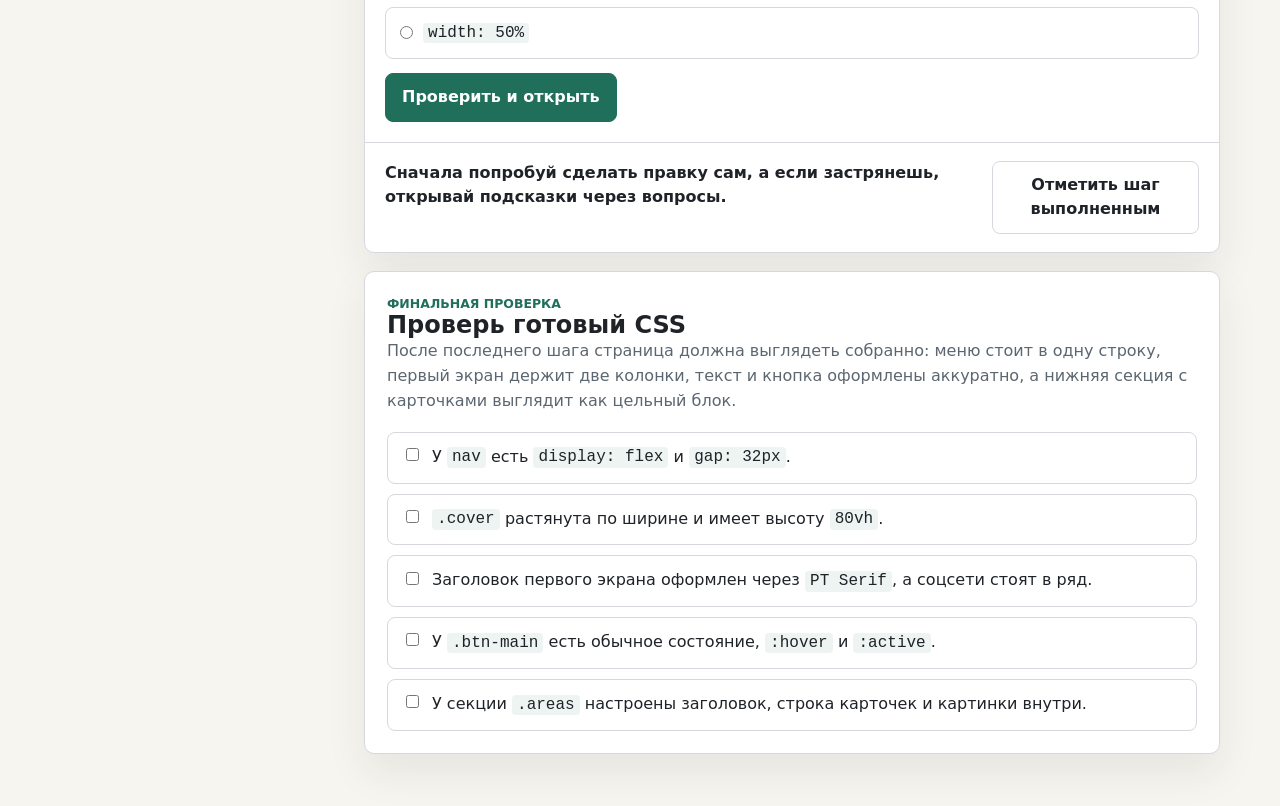
<file: better_books_guide.html>
<!doctype html>
<html lang="ru">
  <head>
    <meta charset="UTF-8" />
    <meta name="viewport" content="width=device-width, initial-scale=1.0" />
    <title>Пошаговый гайд по CSS для Better Books</title>
    <link rel="stylesheet" href="better_books_guide.css" />
  </head>
  <body>
    <header class="hero">
      <div class="hero__inner">
        <div class="hero__copy">
          <p class="eyebrow">Пошаговый гайд</p>
          <h1>Доработай CSS для Better Books</h1>
          <p>
            HTML уже готов. Здесь ты шаг за шагом доработаешь свой CSS:
            соберешь меню, первый экран, текст, кнопку и нижнюю секцию с
            карточками.
          </p>
        </div>

        <div class="progress-card" aria-live="polite">
          <span class="progress-card__label">Прогресс</span>
          <strong id="progressText">0 из 5 шагов</strong>
          <div class="progress-bar" aria-hidden="true">
            <span id="progressBar"></span>
          </div>
          <p class="progress-card__note">
            Прогресс хранится только в этом браузере.
          </p>
          <button
            id="resetProgress"
            class="button button--ghost progress-card__button"
            type="button"
          >
            Сбросить прогресс
          </button>
        </div>
      </div>
    </header>

    <main class="page">
      <aside class="route" aria-label="Навигация по шагам">
        <h2>Шаги</h2>
        <nav id="stepNav"></nav>
      </aside>

      <section class="lesson" aria-label="Инструкция по CSS">
        <section class="intro">
          <div>
            <p class="eyebrow">Важно</p>
            <h2>Правь только CSS</h2>
          </div>
          <div>
            <p>
              HTML здесь трогать не нужно. Сначала попробуй сделать правку сам,
              а подсказки открывай только если действительно застрял.
            </p>
            <ul class="intro__list">
              <li>в каждом шаге разберись, что было и что нужно изменить;</li>
              <li>ответь на вопросы для закрепления;</li>
              <li>после ошибок читай формулировки внимательнее, а не перебирай варианты.</li>
            </ul>
          </div>
        </section>

        <div id="steps" class="steps"></div>

        <section class="finish" aria-labelledby="finish-title">
          <p class="eyebrow">Финальная проверка</p>
          <h2 id="finish-title">Проверь готовый CSS</h2>
          <p>
            После последнего шага страница должна выглядеть собранно: меню стоит
            в одну строку, первый экран держит две колонки, текст и кнопка
            оформлены аккуратно, а нижняя секция с карточками выглядит как
            цельный блок.
          </p>

          <div class="checklist">
            <label>
              <input type="checkbox" />
              <span>У <code>nav</code> есть <code>display: flex</code> и <code>gap: 32px</code>.</span>
            </label>
            <label>
              <input type="checkbox" />
              <span><code>.cover</code> растянута по ширине и имеет высоту <code>80vh</code>.</span>
            </label>
            <label>
              <input type="checkbox" />
              <span>Заголовок первого экрана оформлен через <code>PT Serif</code>, а соцсети стоят в ряд.</span>
            </label>
            <label>
              <input type="checkbox" />
              <span>У <code>.btn-main</code> есть обычное состояние, <code>:hover</code> и <code>:active</code>.</span>
            </label>
            <label>
              <input type="checkbox" />
              <span>У секции <code>.areas</code> настроены заголовок, строка карточек и картинки внутри.</span>
            </label>
          </div>
        </section>
      </section>
    </main>

    <script src="better_books_guide.js"></script>
  </body>
</html>
</file>
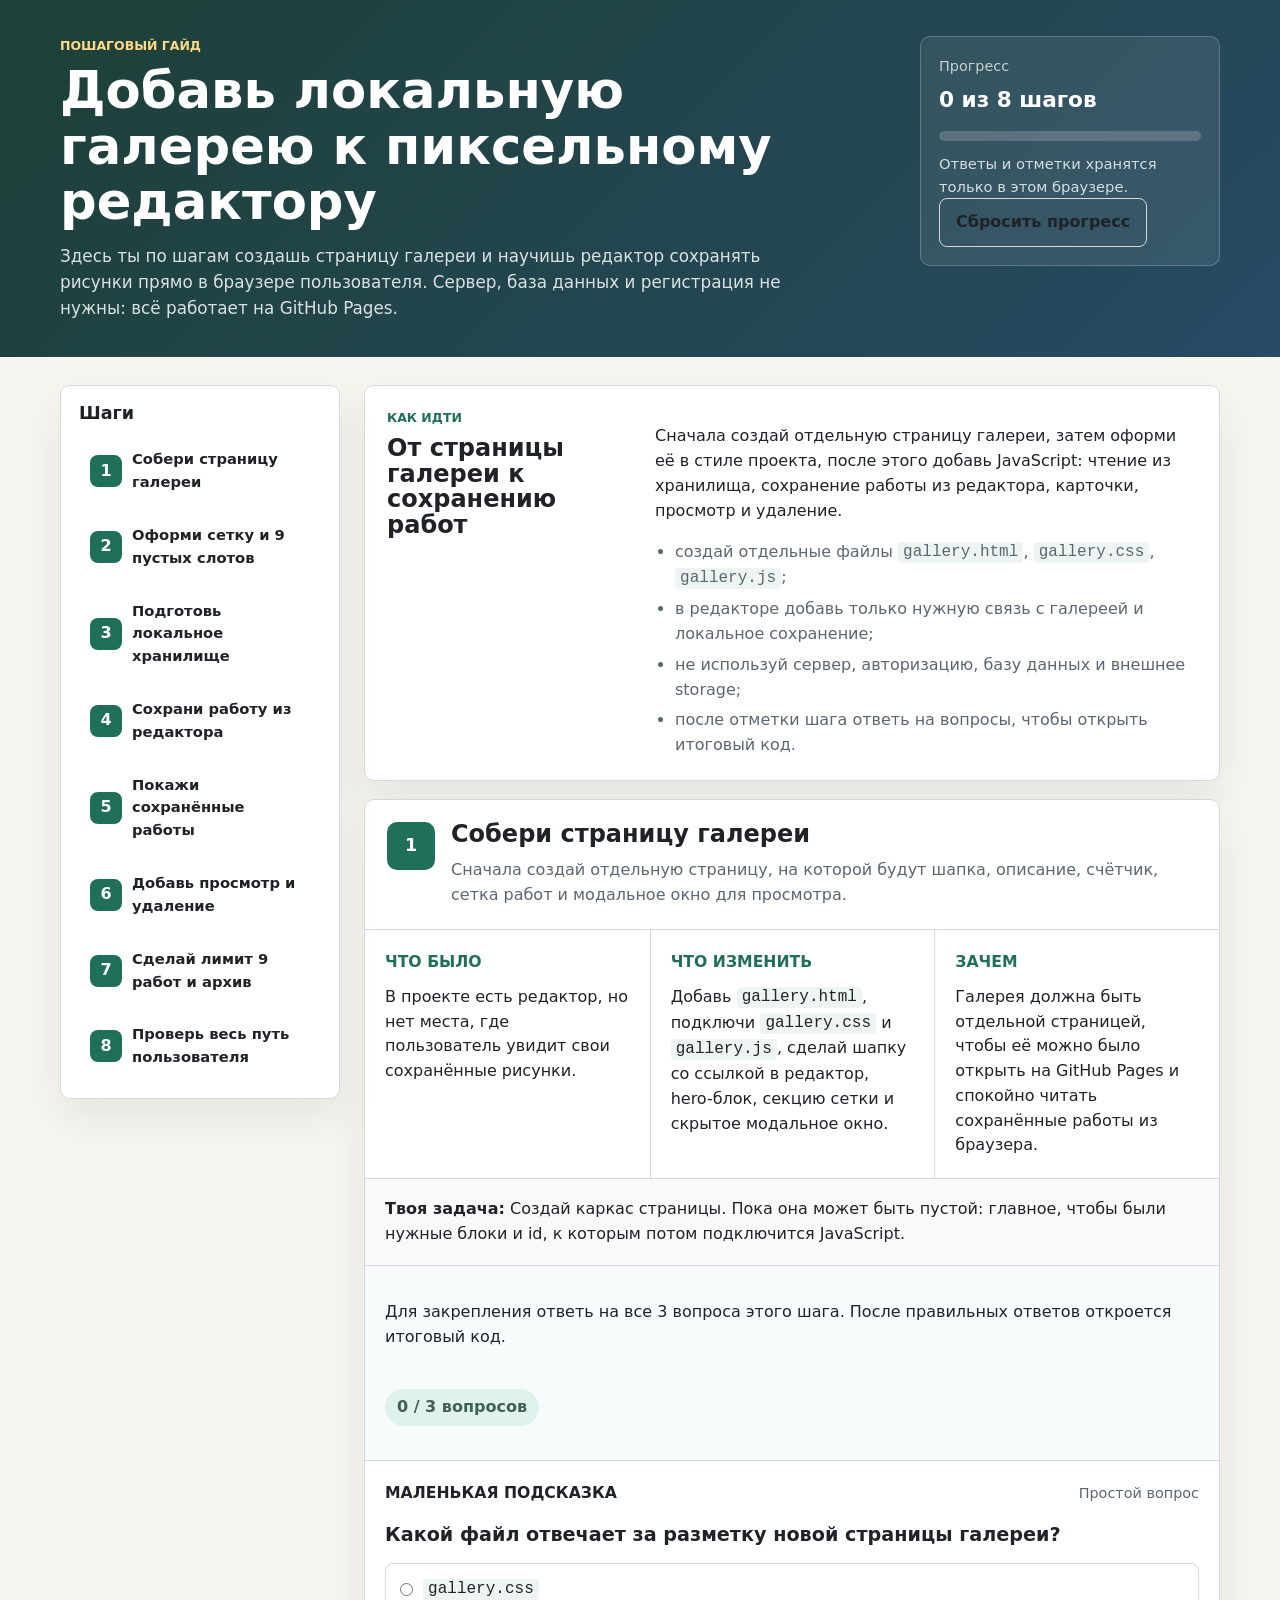
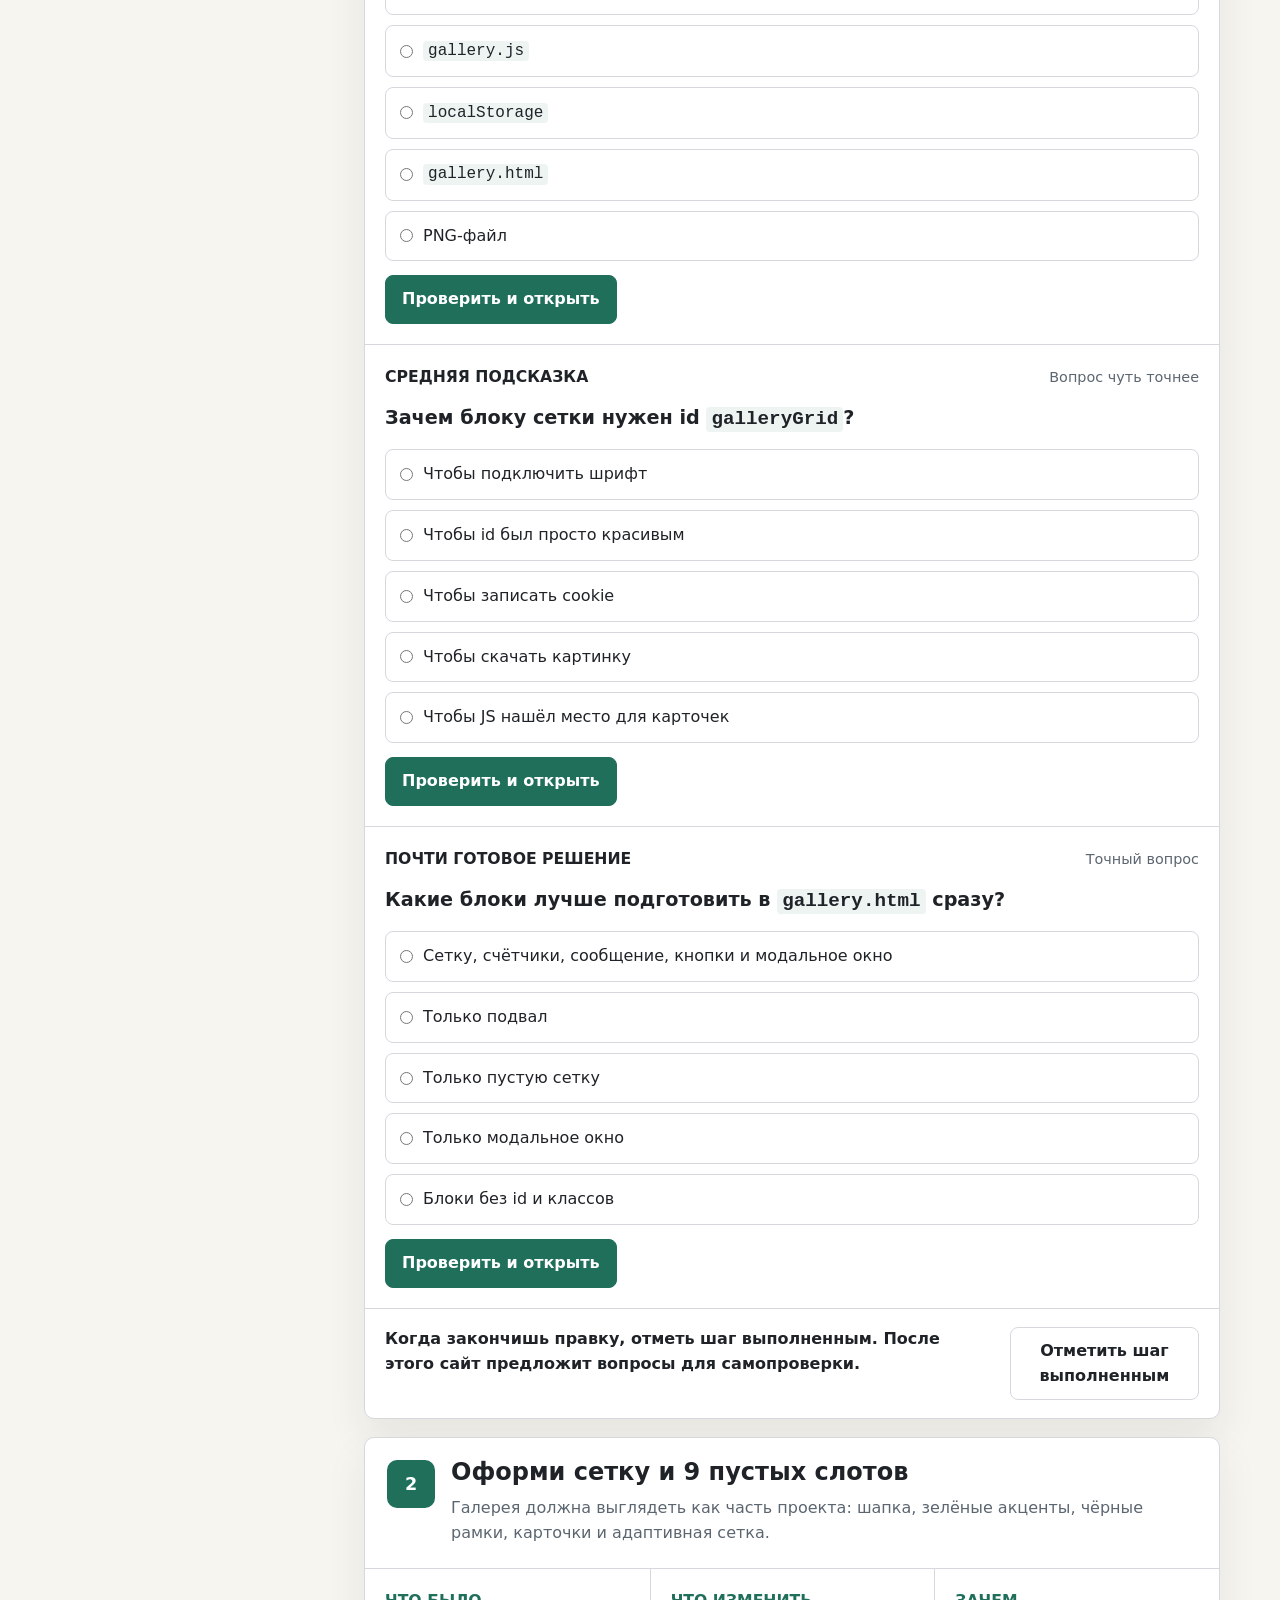
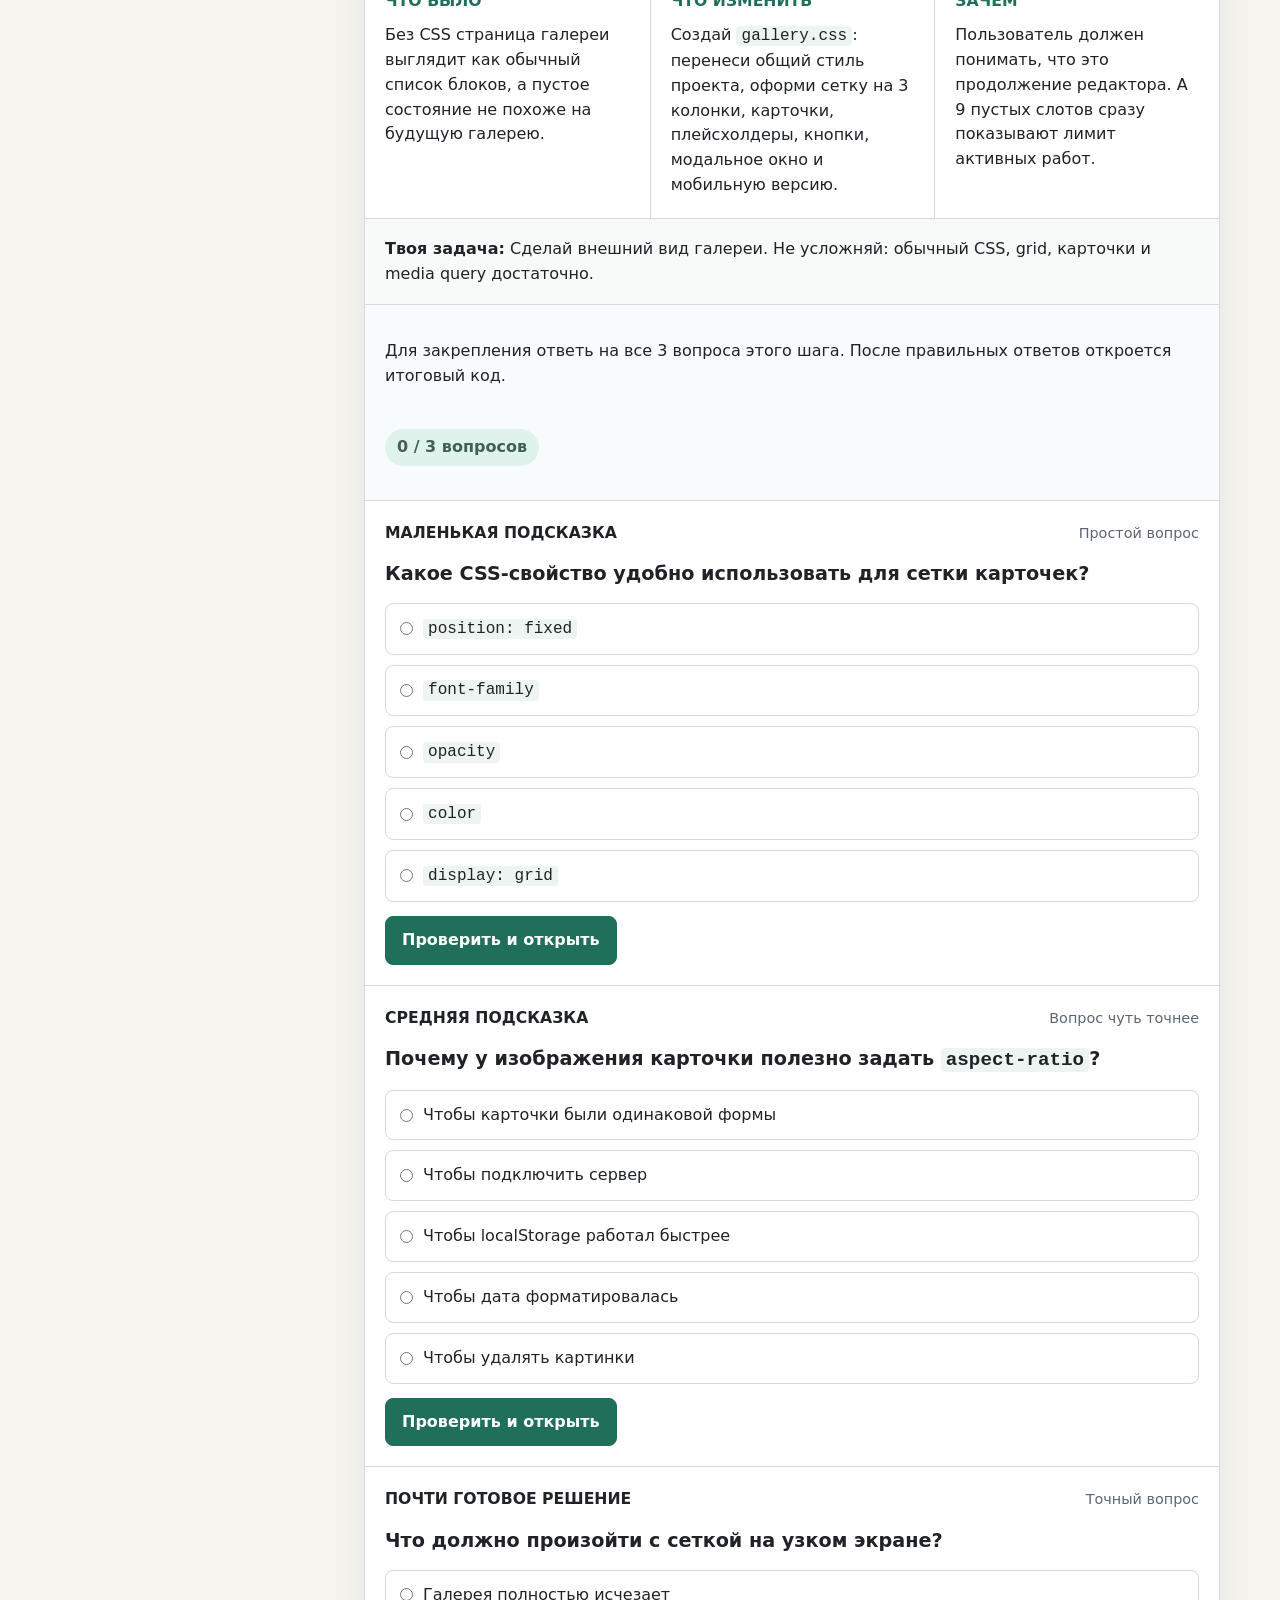
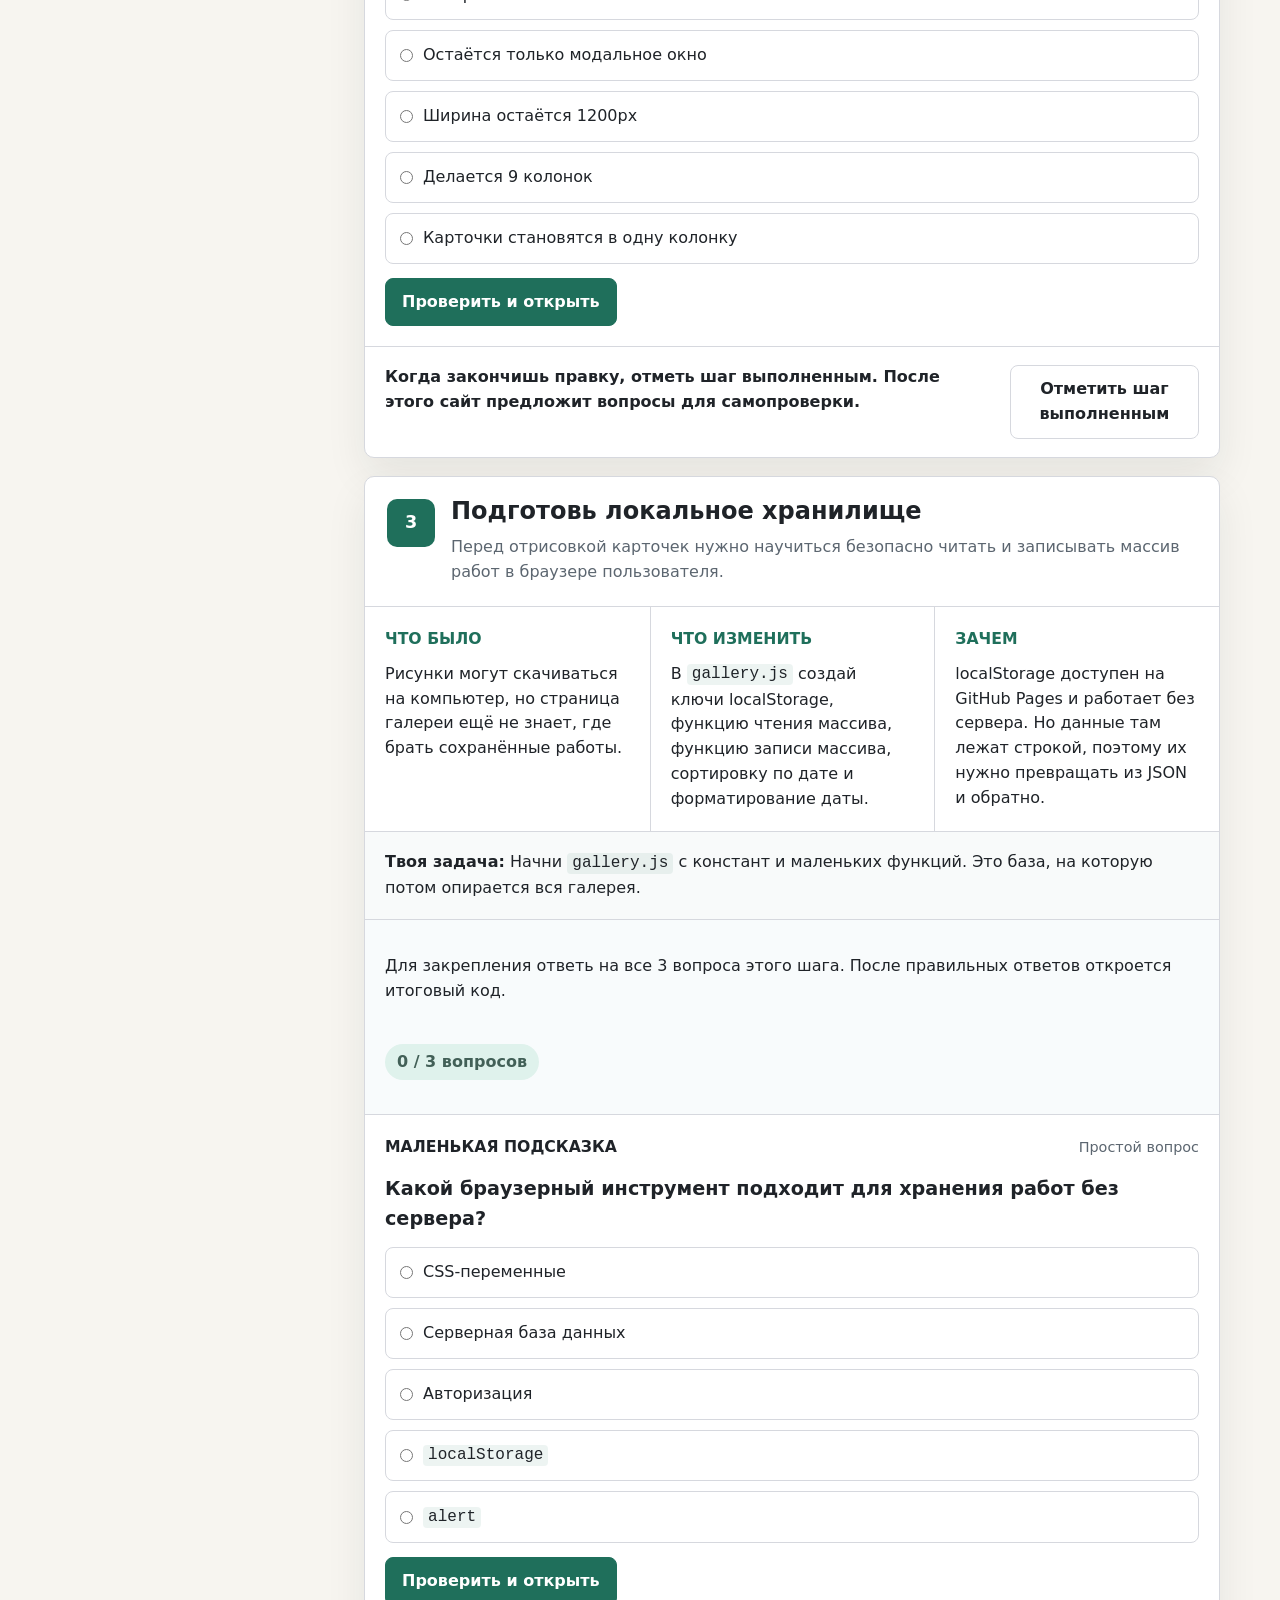
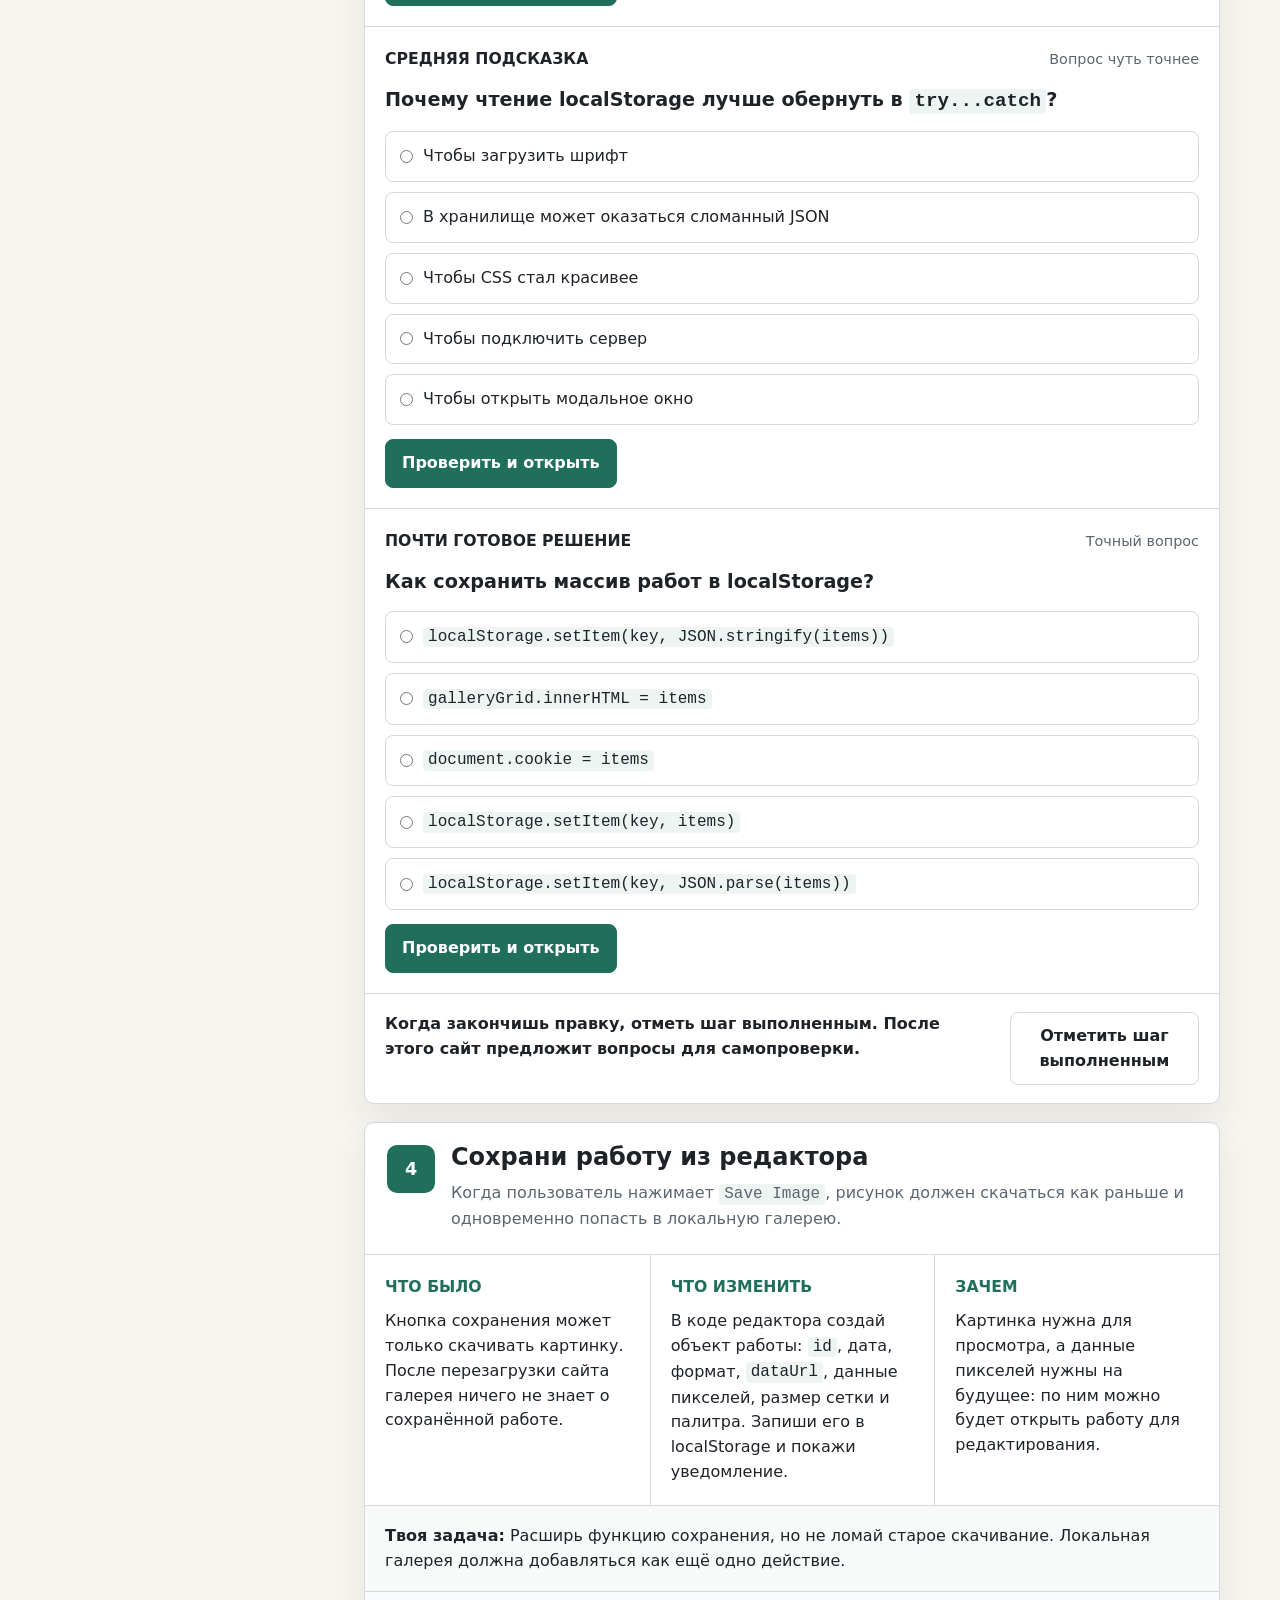
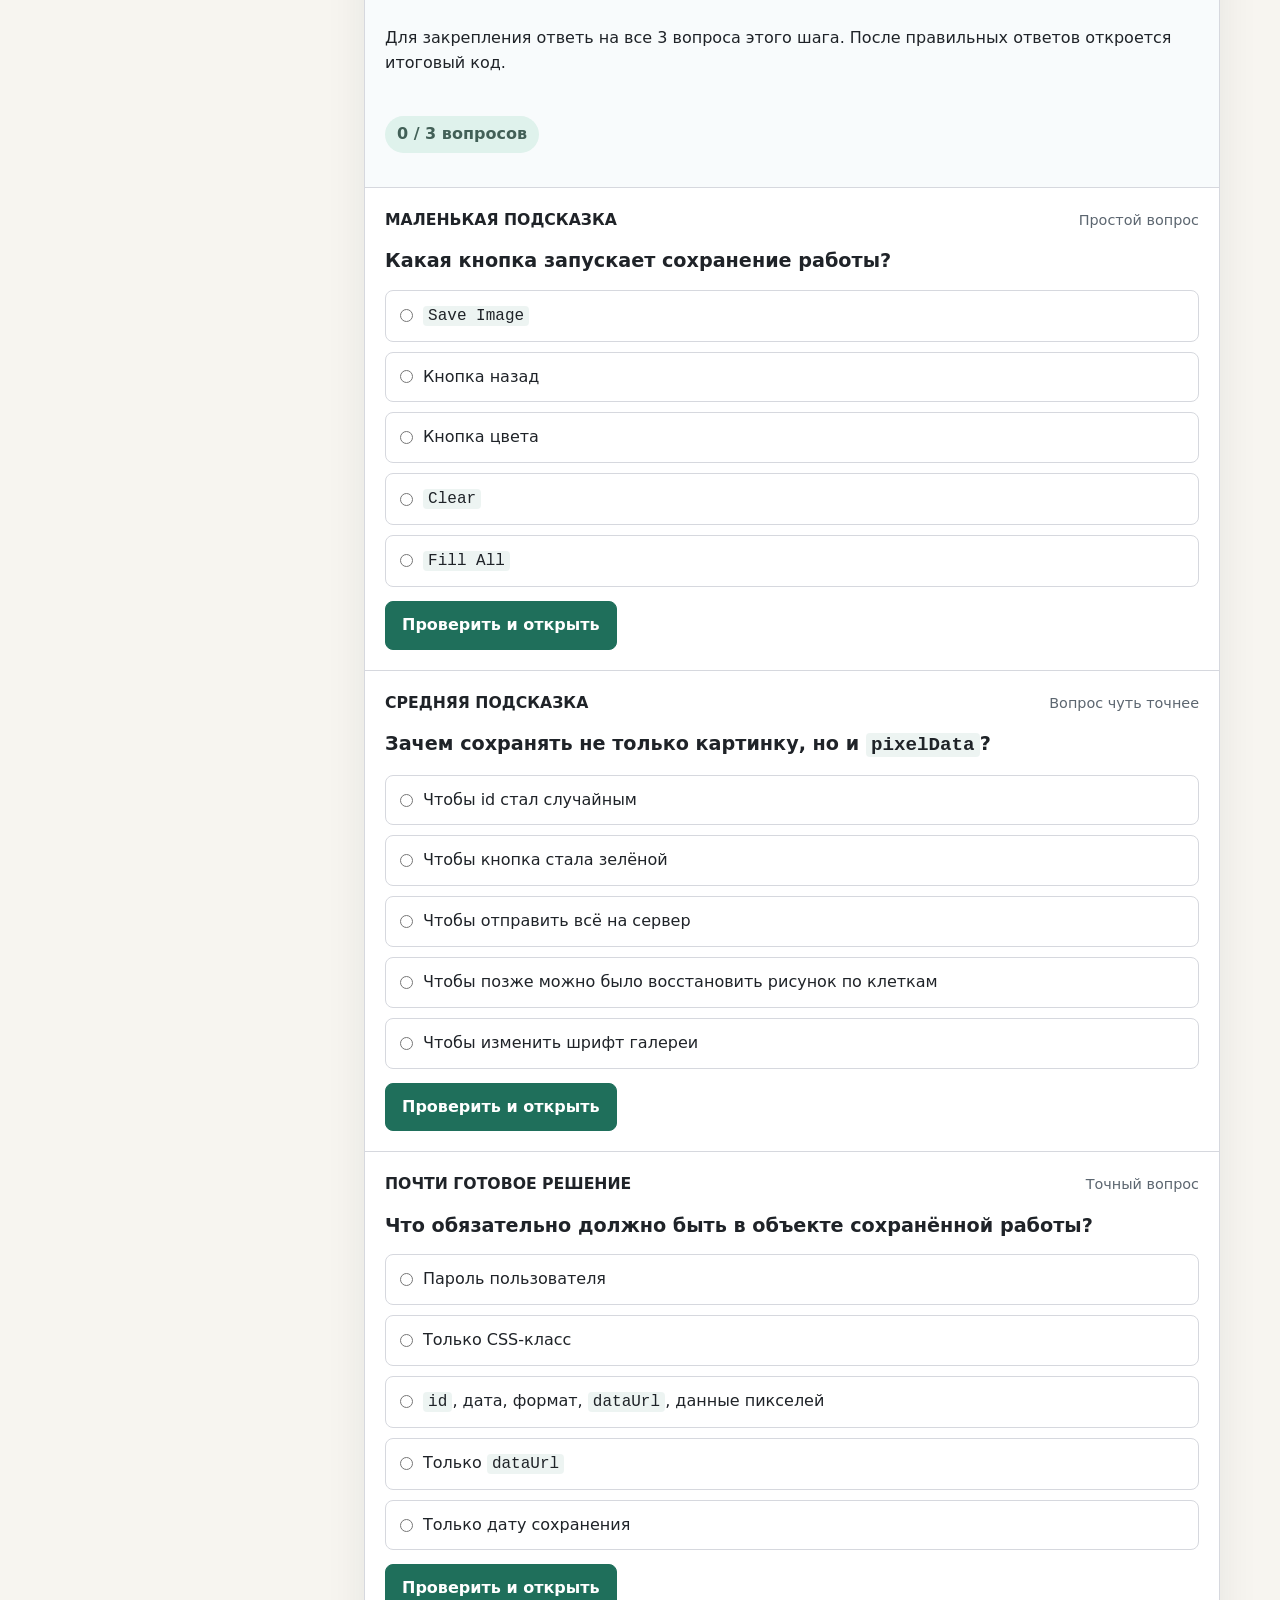
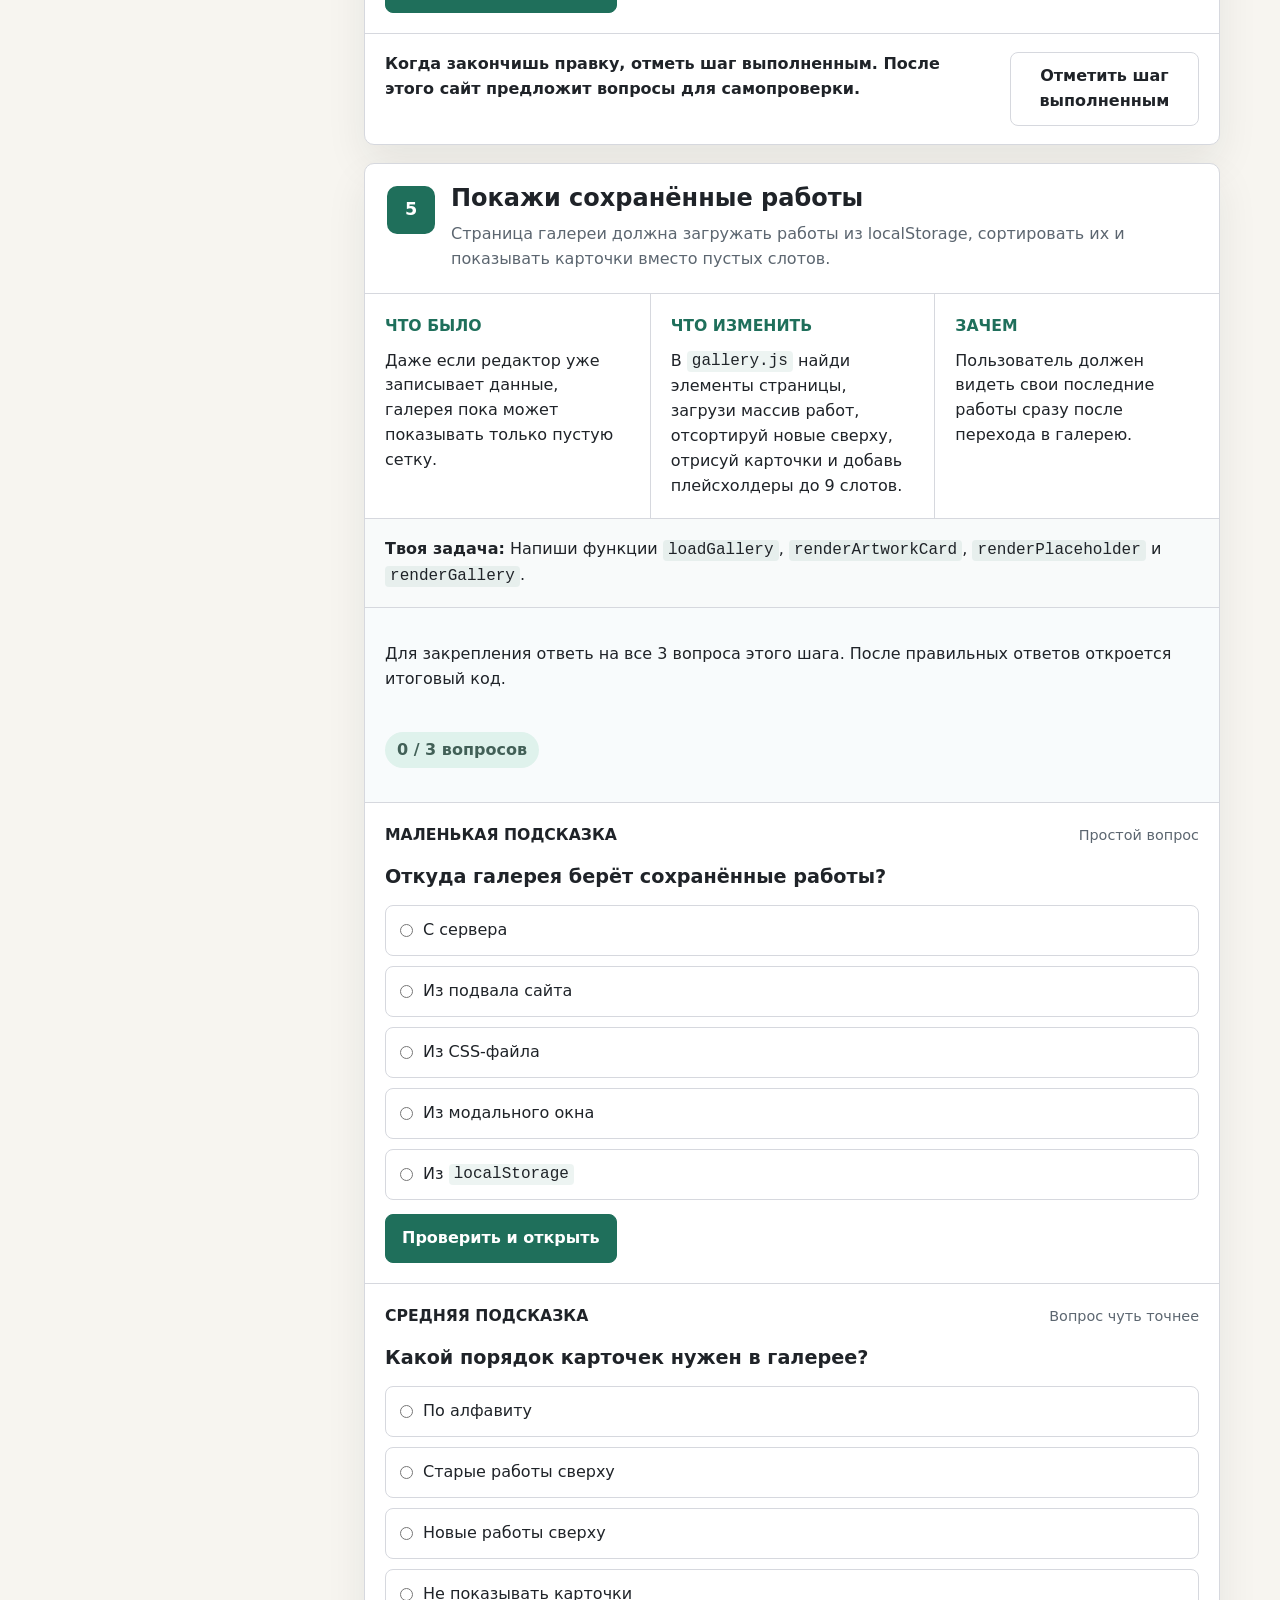
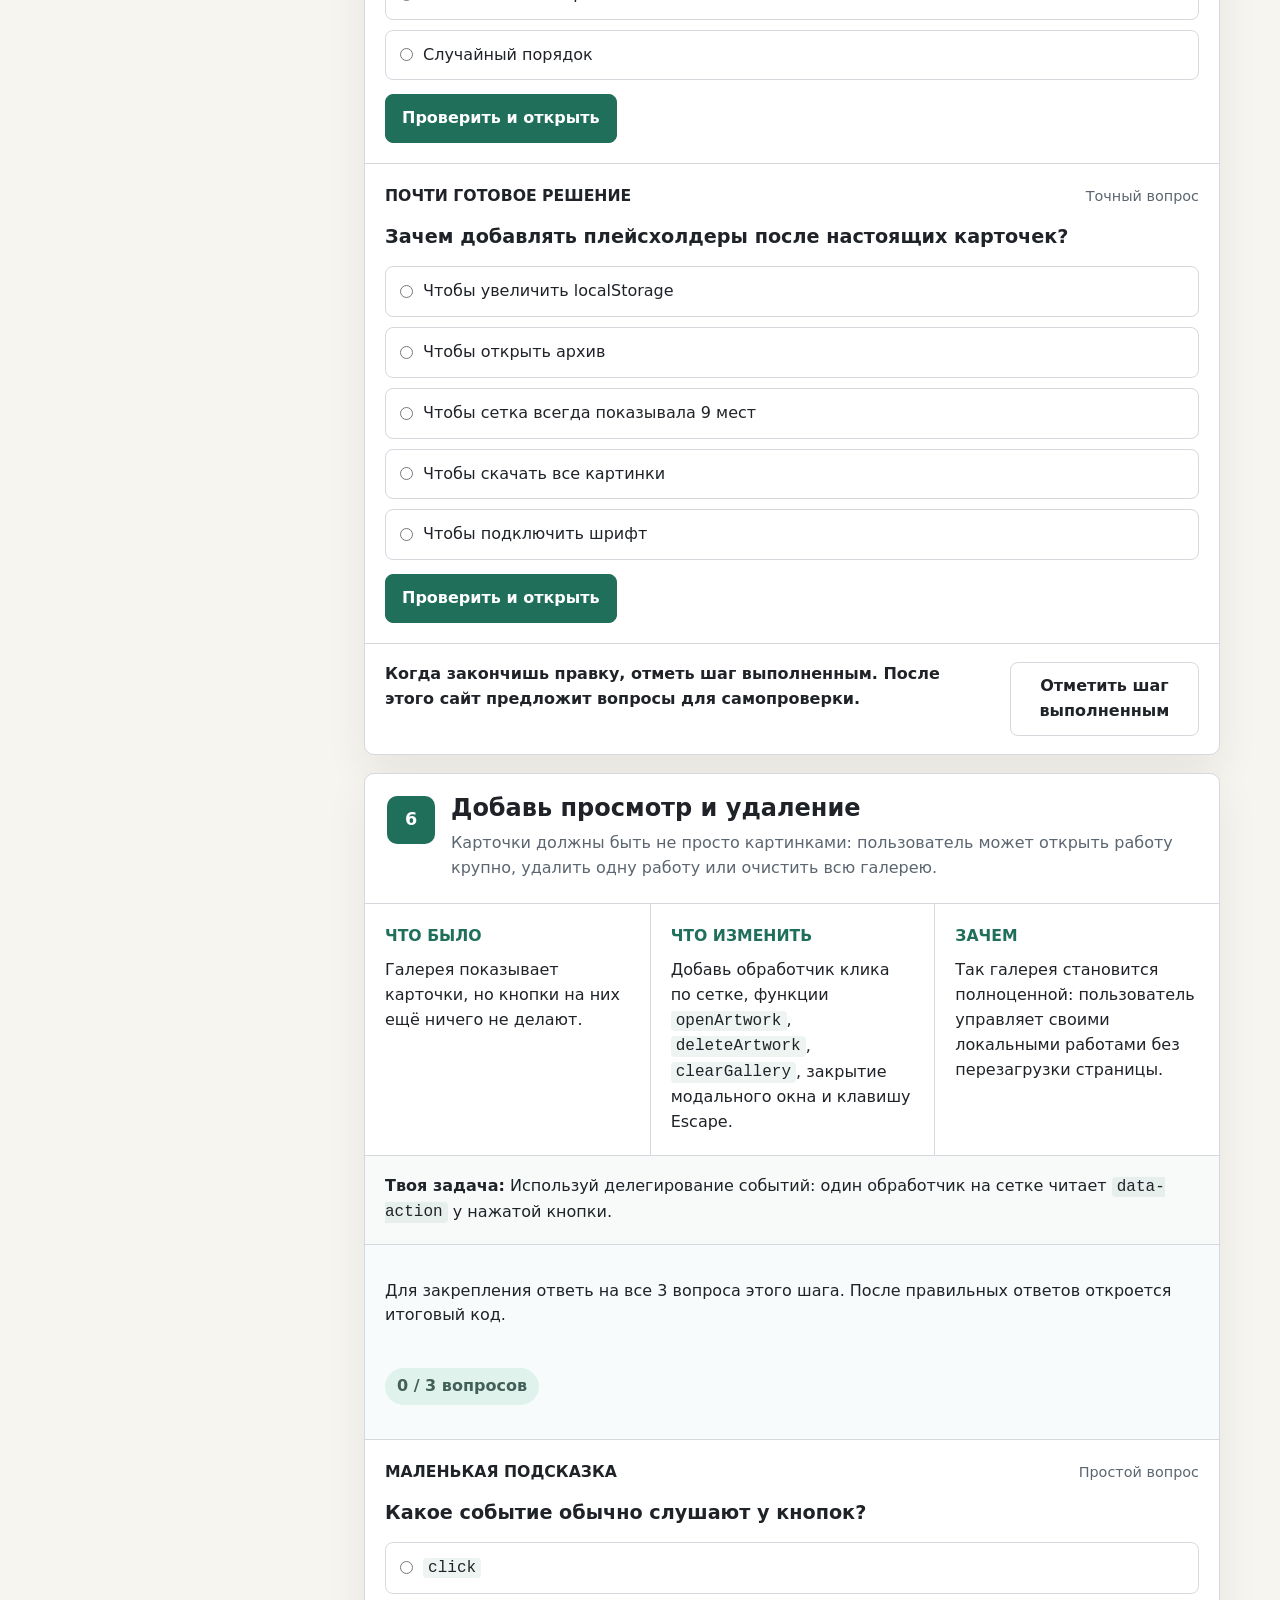
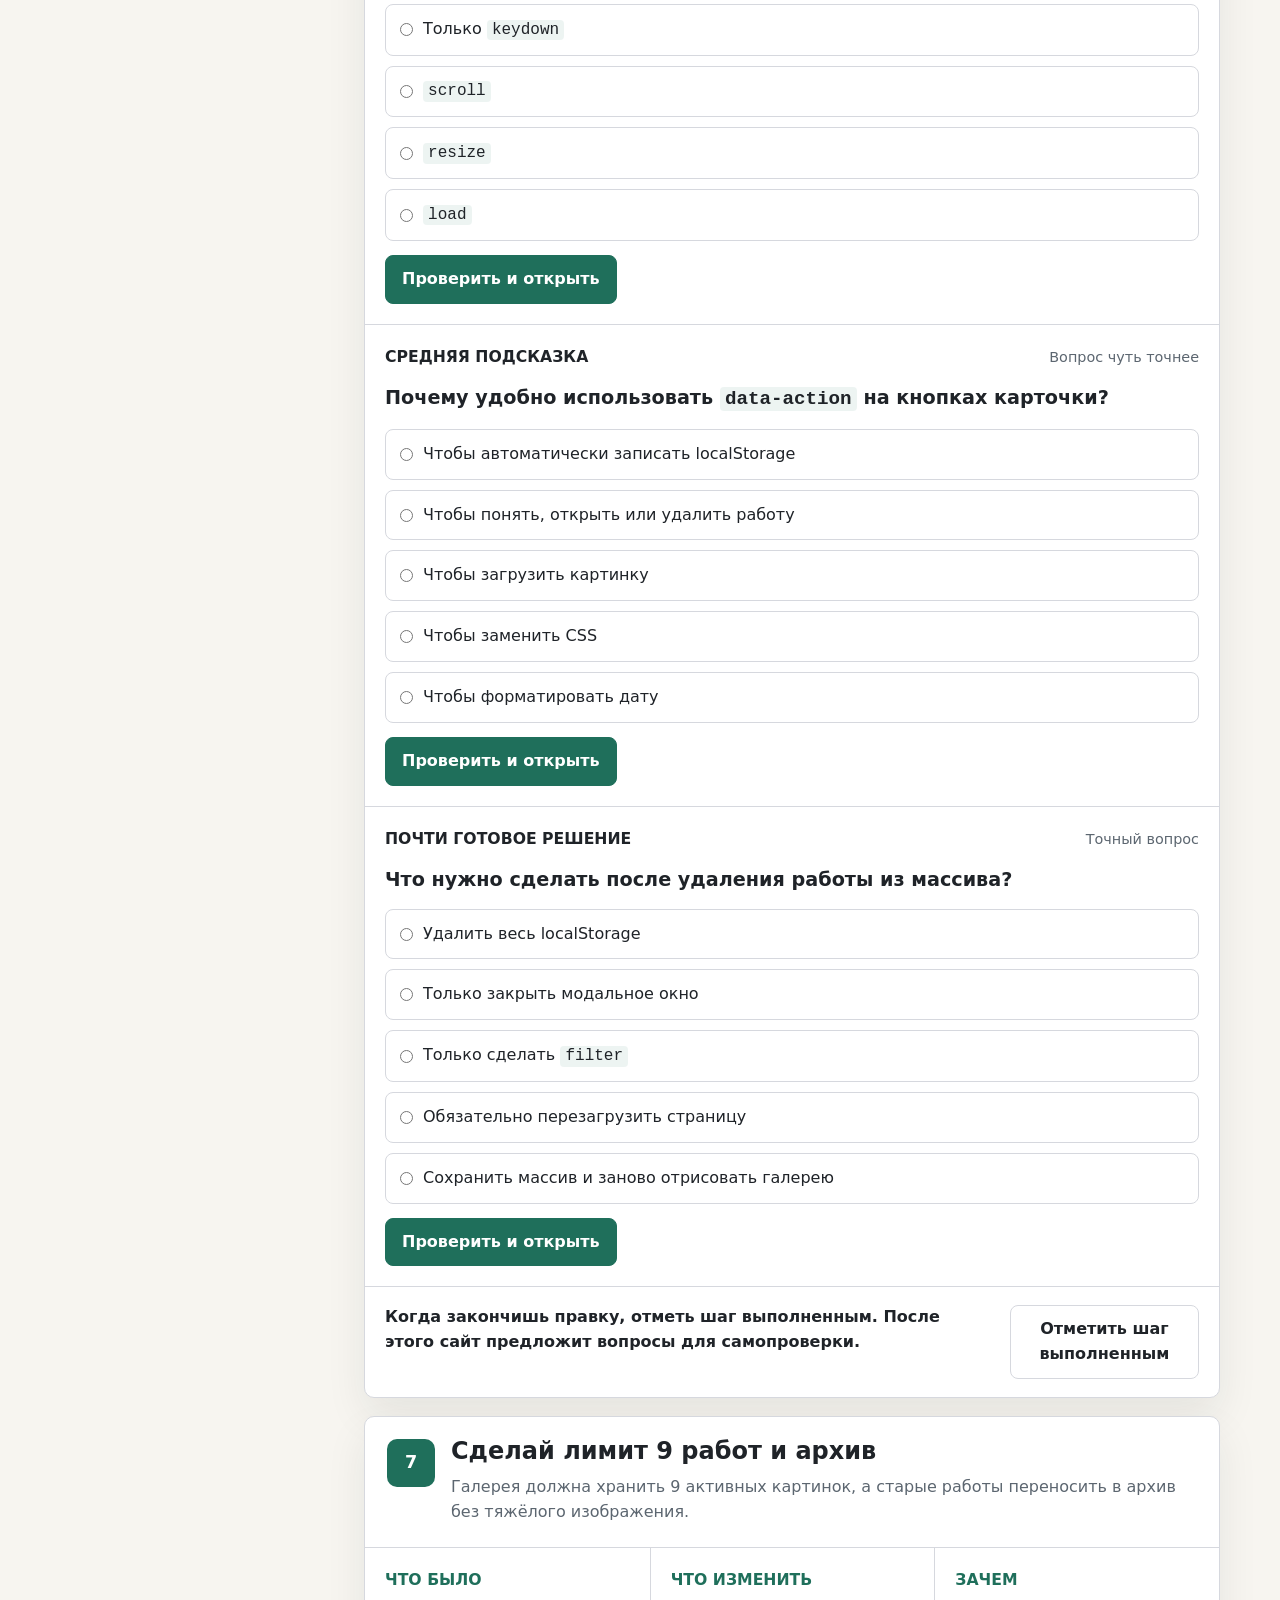
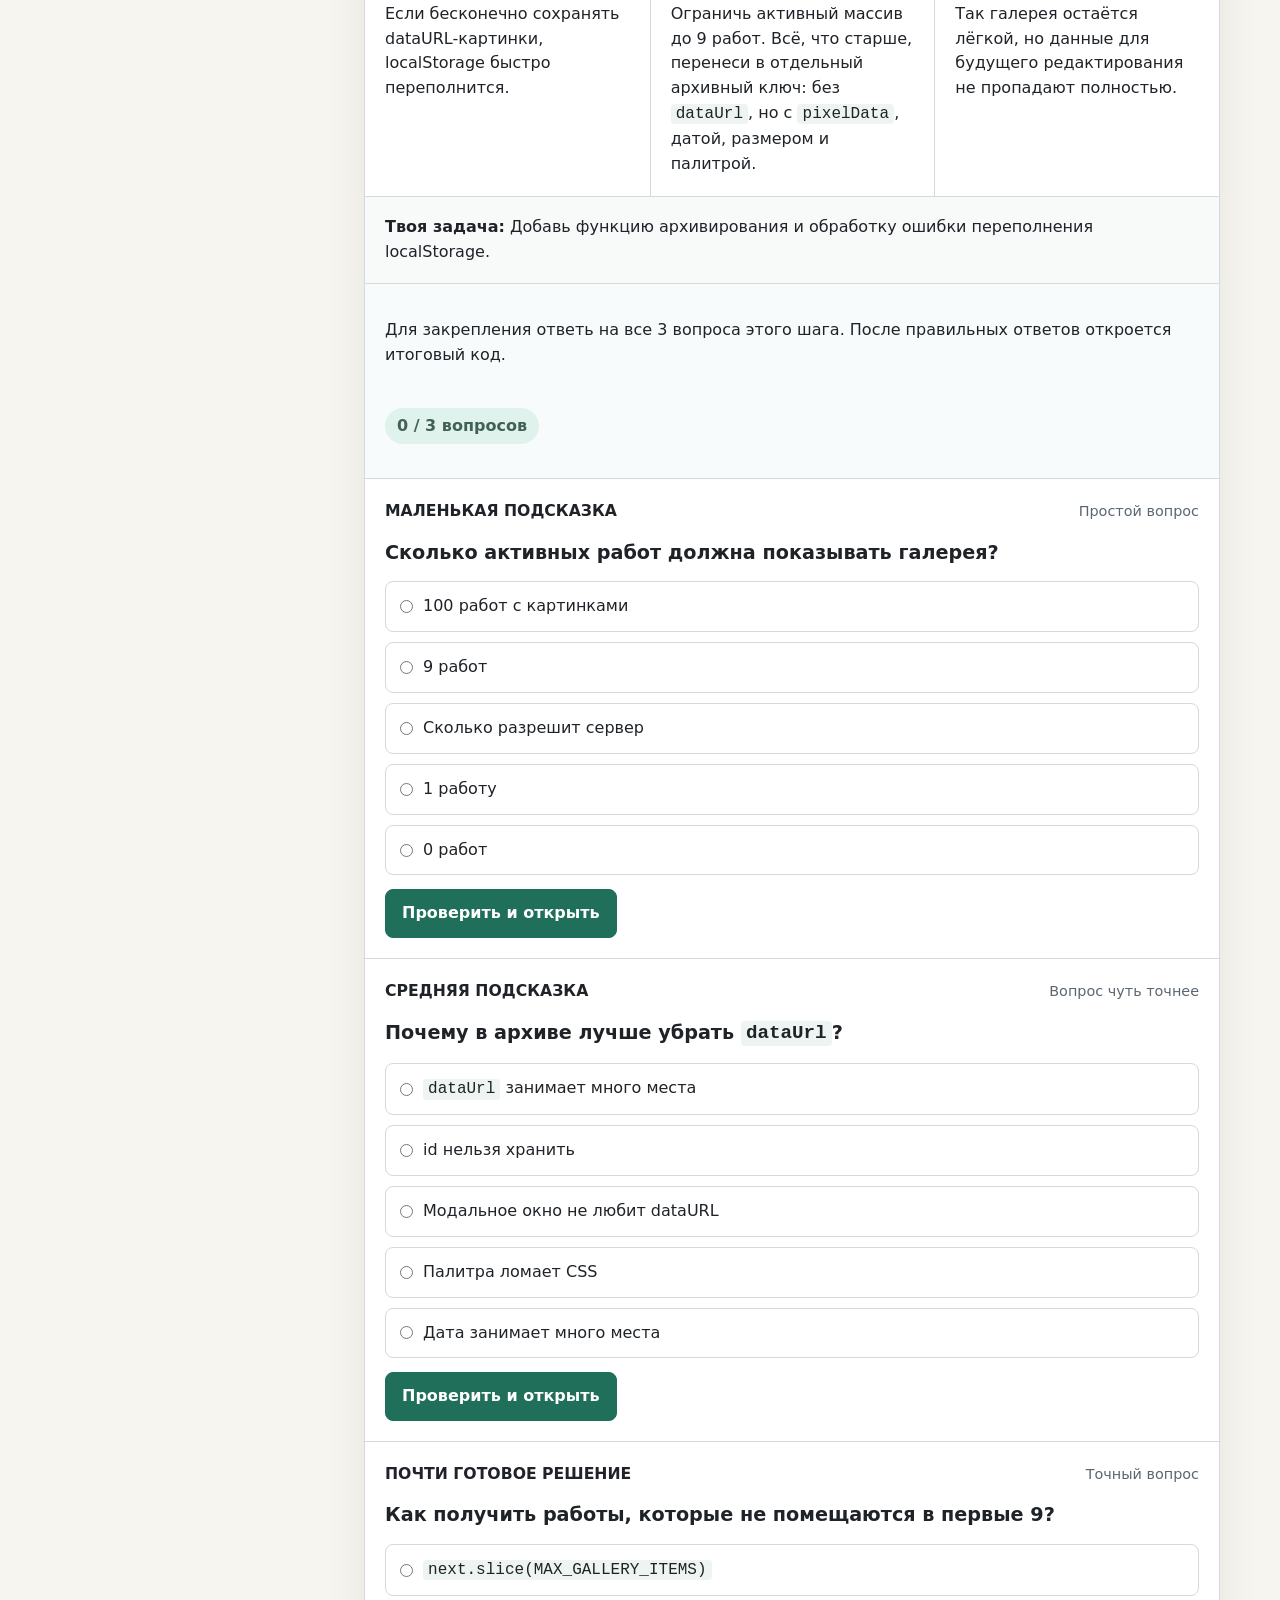
<file: gallery_guide.html>
<!doctype html>
<html lang="ru">
  <head>
    <meta charset="UTF-8" />
    <meta name="viewport" content="width=device-width, initial-scale=1.0" />
    <title>Пошаговый гайд по локальной галерее</title>
    <link rel="stylesheet" href="gallery_guide.css" />
  </head>
  <body>
    <header class="hero">
      <div class="hero__inner">
        <div class="hero__copy">
          <p class="eyebrow">Пошаговый гайд</p>
          <h1>Добавь локальную галерею к пиксельному редактору</h1>
          <p>
            Здесь ты по шагам создашь страницу галереи и научишь редактор
            сохранять рисунки прямо в браузере пользователя. Сервер, база данных
            и регистрация не нужны: всё работает на GitHub Pages.
          </p>
        </div>

        <div class="progress-card" aria-live="polite">
          <span class="progress-card__label">Прогресс</span>
          <strong id="progressText">0 из 7 шагов</strong>
          <div class="progress-bar" aria-hidden="true">
            <span id="progressBar"></span>
          </div>
          <p class="progress-card__note">
            Ответы и отметки хранятся только в этом браузере.
          </p>
          <button
            id="resetProgress"
            class="button button--ghost progress-card__button"
            type="button"
          >
            Сбросить прогресс
          </button>
        </div>
      </div>
    </header>

    <main class="page">
      <aside class="route" aria-label="Навигация по шагам">
        <h2>Шаги</h2>
        <nav id="stepNav"></nav>
      </aside>

      <section class="lesson" aria-label="Инструкция по созданию локальной галереи">
        <section class="intro">
          <div>
            <p class="eyebrow">Как идти</p>
            <h2>От страницы галереи к сохранению работ</h2>
          </div>
          <div>
            <p>
              Сначала создай отдельную страницу галереи, затем оформи её в стиле
              проекта, после этого добавь JavaScript: чтение из хранилища,
              сохранение работы из редактора, карточки, просмотр и удаление.
            </p>
            <ul class="intro__list">
              <li>создай отдельные файлы <code>gallery.html</code>, <code>gallery.css</code>, <code>gallery.js</code>;</li>
              <li>в редакторе добавь только нужную связь с галереей и локальное сохранение;</li>
              <li>не используй сервер, авторизацию, базу данных и внешнее storage;</li>
              <li>после отметки шага ответь на вопросы, чтобы открыть итоговый код.</li>
            </ul>
          </div>
        </section>

        <div id="steps" class="steps"></div>

        <section class="finish" aria-labelledby="finish-title">
          <p class="eyebrow">Финальная проверка</p>
          <h2 id="finish-title">Проверь локальную галерею</h2>
          <p>
            В конце у тебя должна быть отдельная страница галереи: сначала она
            показывает 9 пустых слотов, а после сохранения рисунков отображает
            работы текущего пользователя из его браузера. Новые работы идут
            первыми, карточки можно открыть и удалить, а при переполнении старые
            данные уходят в архив.
          </p>

          <div class="checklist">
            <label>
              <input type="checkbox" />
              <span>На странице галереи есть шапка, блок описания, счётчик, сетка и модальное окно.</span>
            </label>
            <label>
              <input type="checkbox" />
              <span>Пустая галерея показывает 9 плейсхолдеров и понятное сообщение.</span>
            </label>
            <label>
              <input type="checkbox" />
              <span>Кнопка <code>Save Image</code> сохраняет работу в браузере без перезагрузки страницы.</span>
            </label>
            <label>
              <input type="checkbox" />
              <span>В сохранённой работе есть <code>id</code>, дата, формат, <code>dataUrl</code> и данные пикселей.</span>
            </label>
            <label>
              <input type="checkbox" />
              <span>Галерея сортирует работы по дате, новые показывает сверху.</span>
            </label>
            <label>
              <input type="checkbox" />
              <span>Есть удаление одной работы, очистка галереи и просмотр рисунка в полном размере.</span>
            </label>
            <label>
              <input type="checkbox" />
              <span>После 9 активных работ старая картинка убирается, а её пиксельные данные попадают в архив.</span>
            </label>
          </div>
        </section>
      </section>
    </main>

    <script src="gallery_guide.js"></script>
  </body>
</html>
</file>
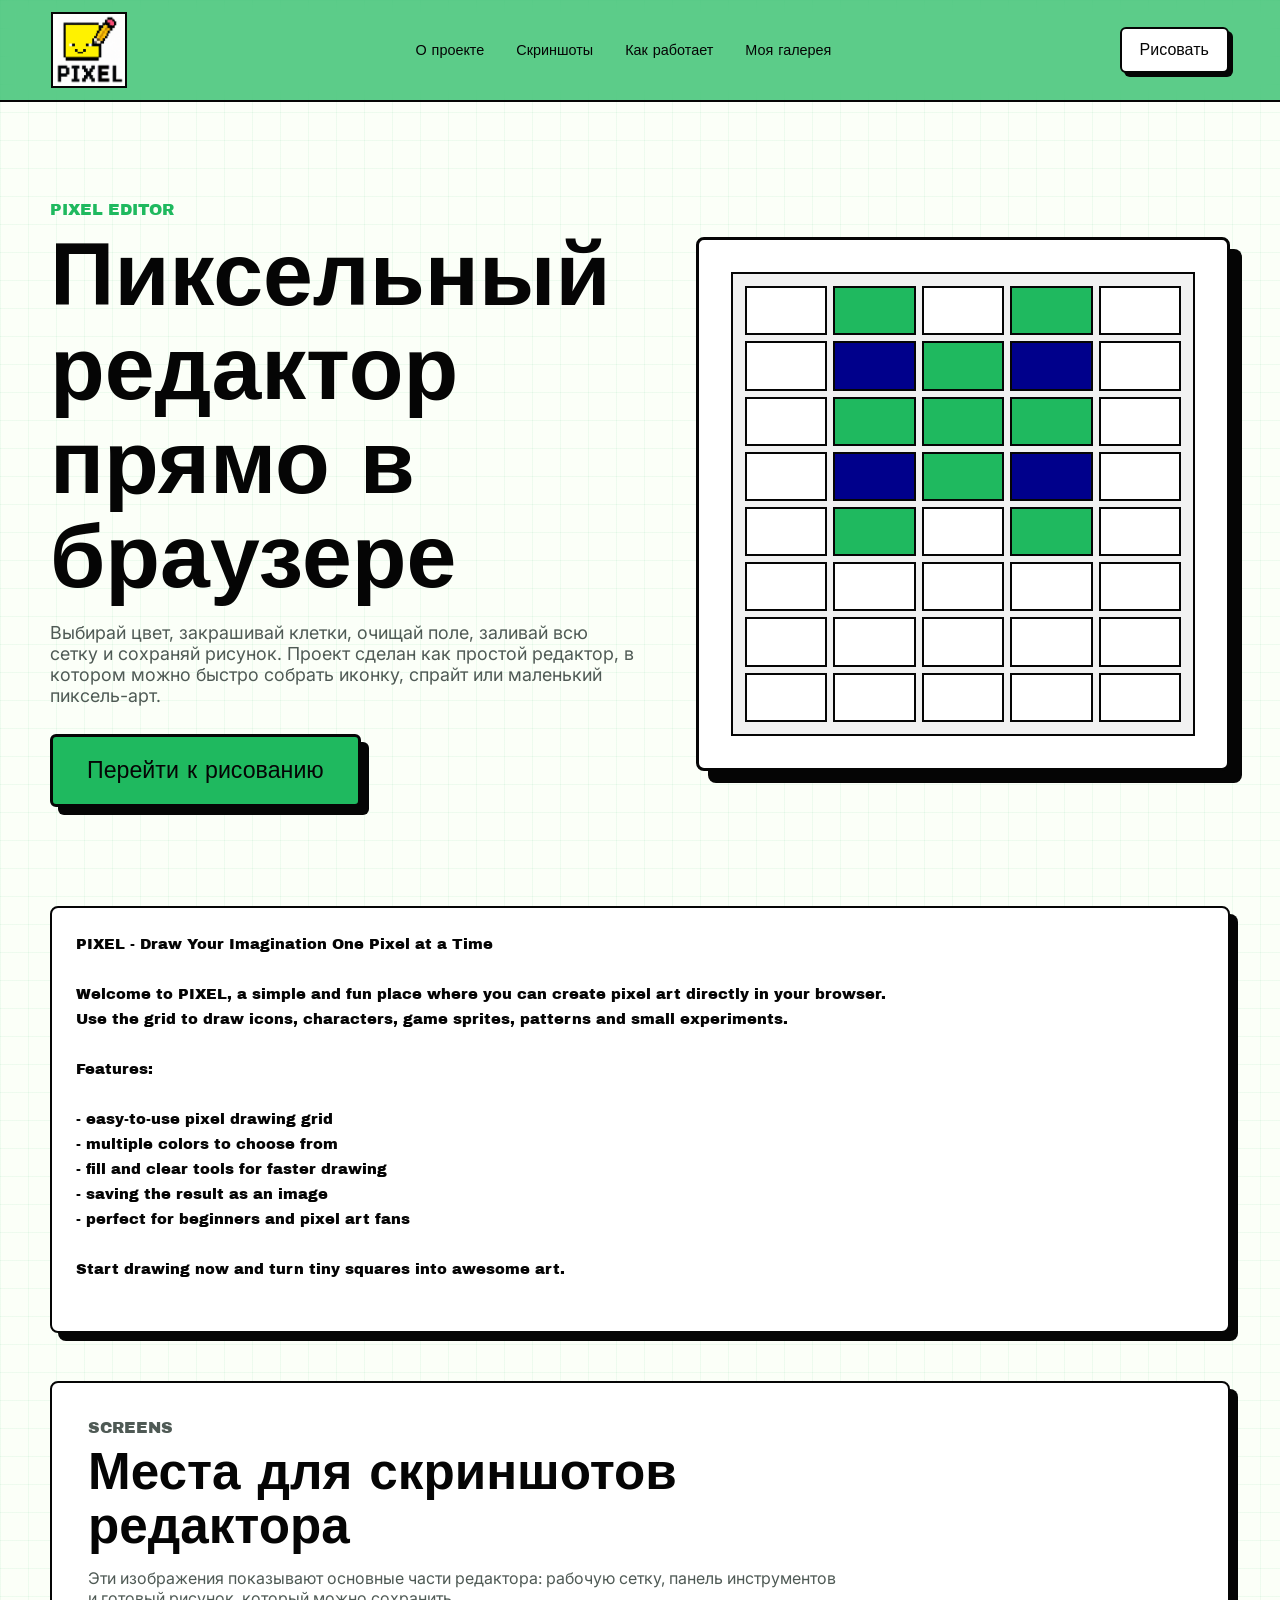
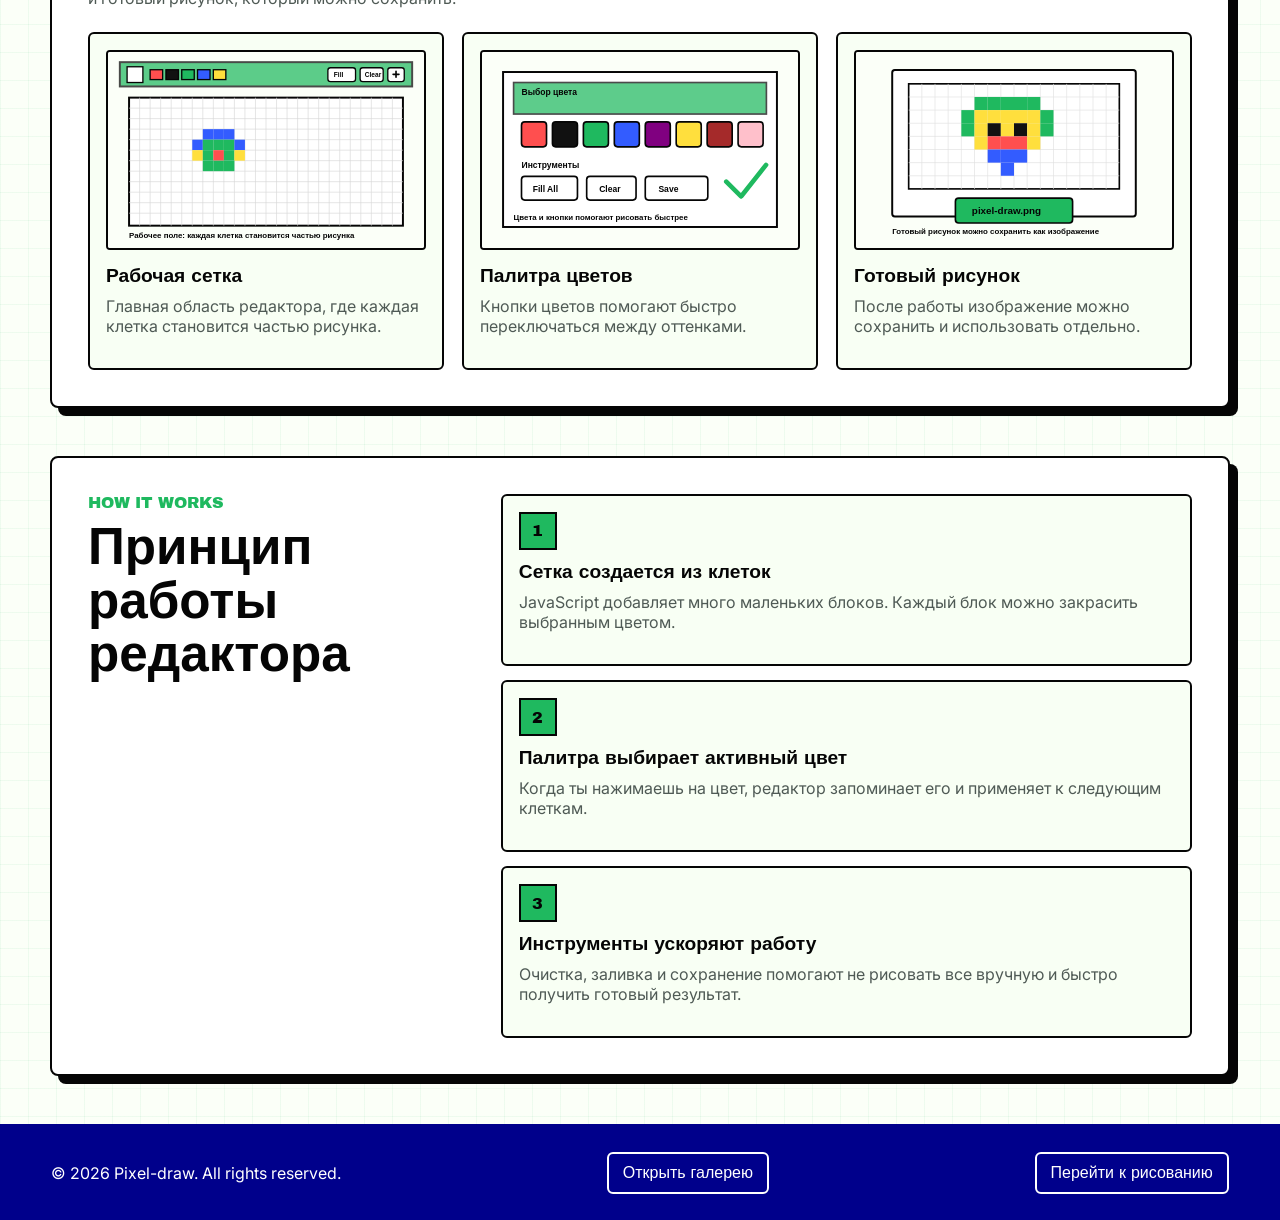
<file: main_updated.html>
<!doctype html>
<html lang="ru">
  <head>
    <meta charset="UTF-8" />
    <meta name="viewport" content="width=device-width, initial-scale=1.0" />
    <title>Pixel Draw - пиксельный редактор</title>
    <link rel="preconnect" href="https://fonts.googleapis.com" />
    <link rel="preconnect" href="https://fonts.gstatic.com" crossorigin />
    <link
      href="https://fonts.googleapis.com/css2?family=Archivo+Black&family=Inter:wght@500;700;800&display=swap"
      rel="stylesheet"
    />
    <link rel="stylesheet" href="main_updated.css" />
  </head>
  <body>
    <div class="page">
      <header class="header">
        <a class="logo" href="main_updated.html" aria-label="Pixel Draw">
          <img src="draw/images/Logo.png" alt="Pixel Draw" />
        </a>

        <nav class="nav" aria-label="Навигация по странице">
          <a href="#about">О проекте</a>
          <a href="#gallery">Скриншоты</a>
          <a href="#how">Как работает</a>
          <a href="gallery.html">Моя галерея</a>
        </nav>

        <a class="header-button" href="draw.html">Рисовать</a>
      </header>

      <main>
        <section class="hero" id="about">
          <div class="hero__text">
            <p class="eyebrow">Pixel editor</p>
            <h1>Пиксельный редактор прямо в браузере</h1>
            <p class="hero__lead">
              Выбирай цвет, закрашивай клетки, очищай поле, заливай всю сетку и
              сохраняй рисунок. Проект сделан как простой редактор, в котором
              можно быстро собрать иконку, спрайт или маленький пиксель-арт.
            </p>
            <a class="draw-button" href="draw.html">Перейти к рисованию</a>
          </div>

          <div class="hero__preview" aria-label="Пример пиксельного рисунка">
            <div class="pixel-board" aria-hidden="true">
              <span></span><span></span><span></span><span></span><span></span>
              <span></span><span></span><span></span><span></span><span></span>
              <span></span><span></span><span></span><span></span><span></span>
              <span></span><span></span><span></span><span></span><span></span>
              <span></span><span></span><span></span><span></span><span></span>
              <span></span><span></span><span></span><span></span><span></span>
              <span></span><span></span><span></span><span></span><span></span>
              <span></span><span></span><span></span><span></span><span></span>
            </div>
          </div>
        </section>

        <section class="intro-card">
          <pre>
PIXEL - Draw Your Imagination One Pixel at a Time

Welcome to PIXEL, a simple and fun place where you can create pixel art directly in your browser.
Use the grid to draw icons, characters, game sprites, patterns and small experiments.

Features:

- easy-to-use pixel drawing grid
- multiple colors to choose from
- fill and clear tools for faster drawing
- saving the result as an image
- perfect for beginners and pixel art fans

Start drawing now and turn tiny squares into awesome art.
          </pre>
        </section>

        <section class="section" id="gallery">
          <div class="section__head">
            <p class="eyebrow">Screens</p>
            <h2>Места для скриншотов редактора</h2>
            <p>
              Эти изображения показывают основные части редактора: рабочую
              сетку, панель инструментов и готовый рисунок, который можно
              сохранить.
            </p>
          </div>

          <div class="shots">
            <article class="shot-card">
              <img
                class="shot-image"
                src="draw/images/screenshot-editor-grid.svg"
                alt="Скриншот рабочей сетки пиксельного редактора"
              />
              <h3>Рабочая сетка</h3>
              <p>Главная область редактора, где каждая клетка становится частью рисунка.</p>
            </article>

            <article class="shot-card">
              <img
                class="shot-image"
                src="draw/images/screenshot-editor-tools.svg"
                alt="Скриншот панели цветов и инструментов"
              />
              <h3>Палитра цветов</h3>
              <p>Кнопки цветов помогают быстро переключаться между оттенками.</p>
            </article>

            <article class="shot-card">
              <img
                class="shot-image"
                src="draw/images/screenshot-editor-result.svg"
                alt="Скриншот сохраненного пиксельного рисунка"
              />
              <h3>Готовый рисунок</h3>
              <p>После работы изображение можно сохранить и использовать отдельно.</p>
            </article>
          </div>
        </section>

        <section class="section section--split" id="how">
          <div>
            <p class="eyebrow">How it works</p>
            <h2>Принцип работы редактора</h2>
          </div>

          <div class="steps">
            <article class="step">
              <span>1</span>
              <h3>Сетка создается из клеток</h3>
              <p>
                JavaScript добавляет много маленьких блоков. Каждый блок можно
                закрасить выбранным цветом.
              </p>
            </article>
            <article class="step">
              <span>2</span>
              <h3>Палитра выбирает активный цвет</h3>
              <p>
                Когда ты нажимаешь на цвет, редактор запоминает его и применяет
                к следующим клеткам.
              </p>
            </article>
            <article class="step">
              <span>3</span>
              <h3>Инструменты ускоряют работу</h3>
              <p>
                Очистка, заливка и сохранение помогают не рисовать все вручную
                и быстро получить готовый результат.
              </p>
            </article>
          </div>
        </section>
      </main>

      <footer class="footer">
        <span>&copy; <span id="year">2026</span> Pixel-draw. All rights reserved.</span>
        <a href="gallery.html">Открыть галерею</a>
        <a href="draw.html">Перейти к рисованию</a>
      </footer>
    </div>

    <script src="main_updated.js"></script>
  </body>
</html>
</file>
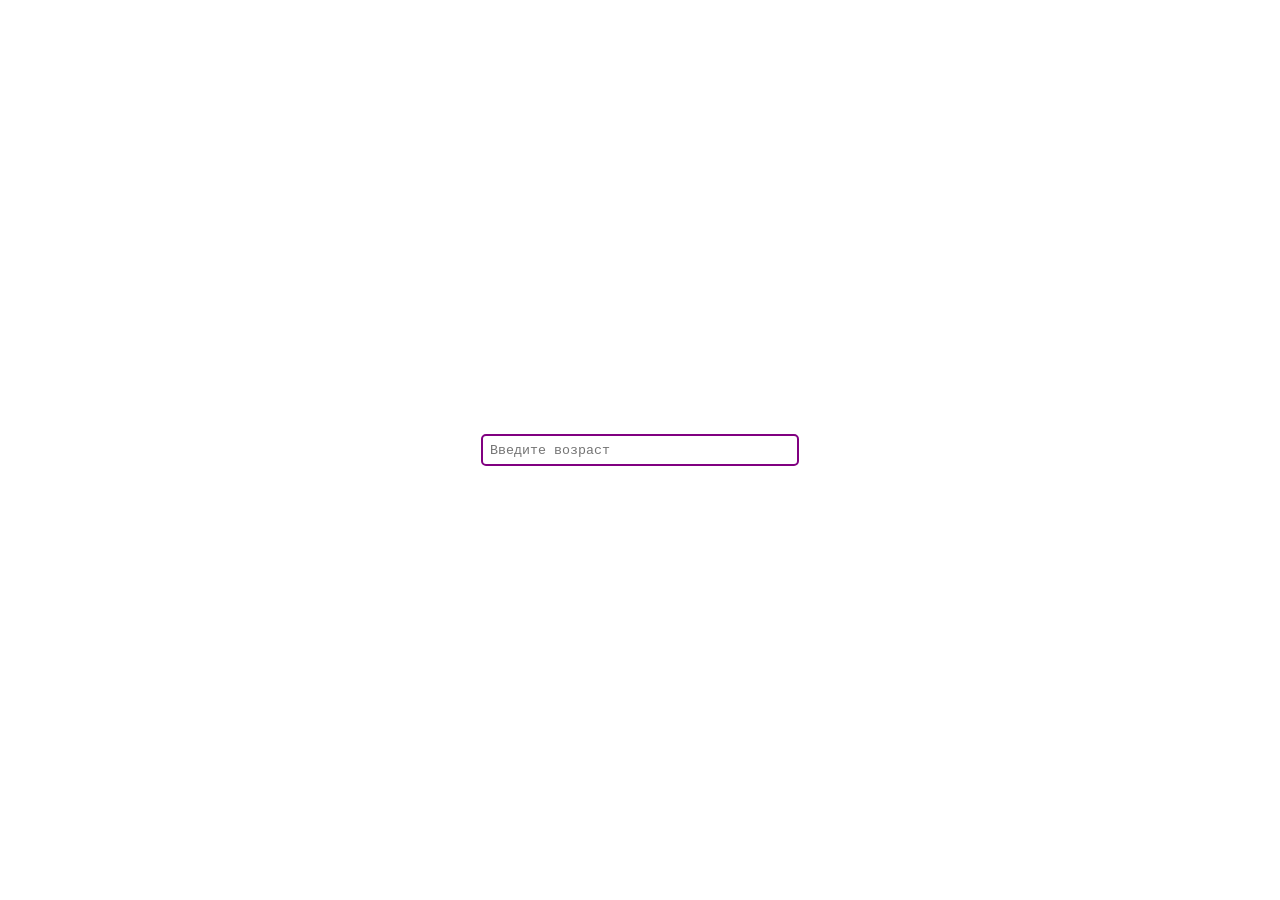
<file: pixel_M4L3/temp.html>
<!DOCTYPE html>
<html lang="en">
<head>
    <meta charset="UTF-8">
    <meta name="viewport" content="width=device-width, initial-scale=1.0">
    <title>Document</title>
<style>
body {
    margin: 0;
    padding: 0;
    display: flex;
    align-items: center;
    justify-content: center;
    width: 100vw;
    height: 100vh;
}

input {
    border: none;
    outline: none;
    font-family: 'Courier New';
    border: 2px solid purple;
    padding: .5em;
    border-radius: 5px;
    width: 300px;
}
</style>
</head>
<body>
   <input type="text" placeholder="Введите возраст"> 
</body>
</html>
</file>
<file: style.css>
:root {
  color-scheme: light;
  --bg: #f7f5f0;
  --paper: #ffffff;
  --ink: #1f2328;
  --muted: #5c6670;
  --line: #d6d8de;
  --accent: #1f6f5b;
  --accent-soft: #dff2ec;
  --accent-strong: #0f5a48;
  --warn: #fff6da;
  --warn-line: #f0d06a;
  --code-bg: #16211d;
  --code-ink: #effaf5;
  --shadow: 0 18px 40px rgba(25, 32, 41, 0.08);
}

* {
  box-sizing: border-box;
}

html {
  scroll-behavior: smooth;
}

body {
  margin: 0;
  min-height: 100vh;
  color: var(--ink);
  background: var(--bg);
  font-family:
    Inter, system-ui, -apple-system, BlinkMacSystemFont, "Segoe UI", sans-serif;
  line-height: 1.55;
}

button,
input {
  font: inherit;
}

code,
pre {
  font-family:
    "SFMono-Regular", Consolas, "Liberation Mono", Menlo, monospace;
}

code {
  padding: 0.08rem 0.32rem;
  border-radius: 4px;
  background: rgba(31, 111, 91, 0.08);
  overflow-wrap: anywhere;
}

.hero {
  color: #ffffff;
  background: linear-gradient(135deg, #1d4037, #284a64);
}

.hero__inner {
  width: min(1160px, calc(100% - 32px));
  margin: 0 auto;
  padding: 36px 0;
  display: grid;
  grid-template-columns: minmax(0, 1fr) minmax(250px, 300px);
  gap: 24px;
  align-items: start;
}

.hero__copy h1,
.intro h2,
.route h2,
.step h2,
.finish h2 {
  margin: 0;
  line-height: 1.08;
}

.hero__copy h1 {
  font-size: clamp(2.1rem, 4vw, 3.7rem);
}

.hero__copy p:last-child {
  max-width: 760px;
  margin: 14px 0 0;
  color: rgba(255, 255, 255, 0.84);
  font-size: 1.05rem;
}

.eyebrow {
  margin: 0 0 8px;
  font-size: 0.78rem;
  font-weight: 800;
  text-transform: uppercase;
  color: #ffd983;
}

.progress-card {
  padding: 18px;
  border: 1px solid rgba(255, 255, 255, 0.22);
  border-radius: 10px;
  background: rgba(255, 255, 255, 0.08);
}

.progress-card__label {
  display: block;
  margin-bottom: 6px;
  color: rgba(255, 255, 255, 0.72);
  font-size: 0.9rem;
}

.progress-card strong {
  display: block;
  font-size: 1.35rem;
}

.progress-card__note {
  margin: 12px 0 0;
  color: rgba(255, 255, 255, 0.8);
  font-size: 0.92rem;
}

.progress-bar {
  height: 10px;
  margin-top: 14px;
  overflow: hidden;
  border-radius: 999px;
  background: rgba(255, 255, 255, 0.18);
}

.progress-bar span {
  display: block;
  width: 0;
  height: 100%;
  border-radius: inherit;
  background: #ffd983;
  transition: width 220ms ease;
}

.page {
  width: min(1160px, calc(100% - 32px));
  margin: 28px auto 52px;
  display: grid;
  grid-template-columns: 280px minmax(0, 1fr);
  gap: 24px;
  align-items: start;
}

.route,
.intro,
.step,
.finish {
  border: 1px solid var(--line);
  border-radius: 10px;
  background: var(--paper);
  box-shadow: var(--shadow);
}

.route {
  position: sticky;
  top: 18px;
  padding: 18px;
}

.route h2 {
  font-size: 1.1rem;
}

.route nav {
  display: grid;
  gap: 8px;
  margin-top: 14px;
}

.route a {
  display: grid;
  grid-template-columns: 32px 1fr;
  gap: 10px;
  align-items: center;
  padding: 10px;
  color: var(--ink);
  text-decoration: none;
  border: 1px solid transparent;
  border-radius: 8px;
}

.route a:hover,
.route a:focus-visible {
  border-color: var(--accent);
  background: var(--accent-soft);
  outline: none;
}

.route a.is-done {
  color: var(--accent-strong);
}

.route__num {
  width: 32px;
  height: 32px;
  display: grid;
  place-items: center;
  color: #ffffff;
  border-radius: 8px;
  background: var(--accent);
  font-weight: 800;
}

.route__title {
  min-width: 0;
  font-size: 0.92rem;
  font-weight: 700;
}

.lesson {
  display: grid;
  gap: 18px;
}

.intro {
  display: grid;
  grid-template-columns: minmax(180px, 250px) minmax(0, 1fr);
  gap: 18px;
  align-items: start;
  padding: 22px;
}

.intro .eyebrow,
.finish .eyebrow,
.step .eyebrow {
  color: var(--accent);
}

.intro p:last-child,
.finish p {
  margin: 0;
  color: var(--muted);
}

.intro__list {
  margin: 12px 0 0;
  padding-left: 20px;
  color: var(--muted);
}

.intro__list li + li {
  margin-top: 6px;
}

.steps {
  display: grid;
  gap: 18px;
}

.step {
  overflow: hidden;
}

.step__header {
  display: grid;
  grid-template-columns: 48px 1fr;
  gap: 16px;
  align-items: start;
  padding: 22px;
  border-bottom: 1px solid var(--line);
}

.step__number {
  width: 48px;
  height: 48px;
  display: grid;
  place-items: center;
  color: #ffffff;
  border-radius: 10px;
  background: var(--accent);
  font-weight: 800;
  font-size: 1.1rem;
}

.step__goal {
  margin: 10px 0 0;
  color: var(--muted);
}

.flow {
  display: grid;
  grid-template-columns: repeat(3, minmax(0, 1fr));
  border-bottom: 1px solid var(--line);
}

.flow__item {
  padding: 20px;
}

.flow__item + .flow__item {
  border-left: 1px solid var(--line);
}

.flow__item h3 {
  margin: 0 0 10px;
  font-size: 0.98rem;
  text-transform: uppercase;
  color: var(--accent);
}

.flow__item p,
.task p,
.step__checkin p,
.step__recap p,
.step__result-note,
.question,
.feedback {
  margin: 0;
}

.task,
.practice,
.step__footer {
  padding: 18px 20px;
}

.task {
  border-bottom: 1px solid var(--line);
  background: rgba(31, 111, 91, 0.03);
}

.step__checkin {
  padding: 18px 20px;
  border-bottom: 1px solid var(--warn-line);
  background: var(--warn);
}

.step__checkin.is-highlighted,
.practice.is-highlighted {
  animation: pulse 1.2s ease;
}

.practice {
  display: grid;
  gap: 8px;
  border-bottom: 1px solid var(--line);
  background: #f8fbfc;
}

.practice__count {
  width: fit-content;
  padding: 6px 12px;
  border-radius: 999px;
  background: var(--accent-soft);
  color: #426057;
  font-weight: 700;
}

.practice__penalty {
  color: #8b5a14;
  font-weight: 700;
}

.hints {
  display: grid;
}

.hint {
  padding: 20px;
  border-bottom: 1px solid var(--line);
}

.hint__top {
  display: flex;
  justify-content: space-between;
  gap: 14px;
  align-items: center;
}

.hint__top h3 {
  margin: 0;
  font-size: 0.98rem;
  text-transform: uppercase;
}

.hint__difficulty {
  color: var(--muted);
  font-size: 0.9rem;
}

.hint__form {
  display: grid;
  gap: 14px;
  margin-top: 14px;
}

.question {
  font-size: 1.2rem;
  font-weight: 700;
}

.options {
  display: grid;
  gap: 10px;
}

.option {
  display: flex;
  align-items: center;
  gap: 10px;
  padding: 12px 14px;
  border: 1px solid var(--line);
  border-radius: 8px;
  cursor: pointer;
}

.option input {
  margin: 0;
  flex: 0 0 auto;
}

.option span {
  min-width: 0;
  overflow-wrap: anywhere;
}

.hint__actions {
  display: flex;
  flex-wrap: wrap;
  gap: 12px;
  align-items: center;
}

.feedback {
  color: var(--muted);
}

.feedback.is-ok {
  color: var(--accent-strong);
  font-weight: 700;
}

.feedback.is-error {
  color: #b34732;
  font-weight: 700;
}

.feedback.is-locked {
  color: #8b5a14;
  font-weight: 700;
}

.hint__form.is-locked .option,
.hint__form.is-solved-form .option {
  opacity: 0.72;
  cursor: not-allowed;
}

.hint__body {
  margin-top: 14px;
  padding: 16px;
  border-left: 4px solid var(--accent);
  background: var(--accent-soft);
}

.penalty-block {
  border-bottom: 1px solid var(--line);
  background: #fff9ea;
}

.penalty-block__head {
  padding: 18px 20px;
  border-bottom: 1px solid #f0d7a0;
}

.penalty-block__head p {
  margin: 0;
  color: var(--muted);
}

.hint__level {
  display: inline-block;
  margin-bottom: 8px;
  font-weight: 800;
  color: #173f34;
}

.hint__body pre,
.step__result pre {
  overflow: auto;
  margin: 12px 0 0;
  padding: 16px;
  border-radius: 10px;
  background: var(--code-bg);
  color: var(--code-ink);
}

.hint__body pre code,
.step__result pre code {
  padding: 0;
  background: transparent;
  color: inherit;
  overflow-wrap: normal;
}

.step__result {
  padding: 20px;
  border-bottom: 1px solid var(--line);
  background: #fcfdfd;
}

.step__result-head p {
  margin: 8px 0 0;
  color: var(--muted);
}

.result-grid {
  display: grid;
  grid-template-columns: repeat(2, minmax(0, 1fr));
  gap: 14px;
  margin-top: 14px;
}

.result-card {
  min-width: 0;
}

.result-card h3 {
  margin: 0;
  font-size: 1rem;
}

.step__result-note {
  margin-top: 14px;
  color: var(--muted);
}

.step__footer {
  display: flex;
  justify-content: space-between;
  gap: 16px;
  align-items: start;
}

.step__footer-copy {
  display: grid;
  gap: 12px;
}

.step__status {
  margin: 0;
  font-weight: 700;
}

.step__recap {
  padding: 14px 16px;
  border-radius: 10px;
  background: #eef7f3;
}

.finish {
  padding: 22px;
}

.checklist {
  display: grid;
  gap: 10px;
  margin-top: 18px;
}

.checklist label {
  display: flex;
  gap: 10px;
  align-items: flex-start;
  padding: 12px 14px;
  border: 1px solid var(--line);
  border-radius: 8px;
}

.checklist input {
  margin-top: 0.2rem;
  flex: 0 0 auto;
}

.checklist span {
  min-width: 0;
}

.button {
  padding: 11px 16px;
  color: #ffffff;
  border: 1px solid var(--accent);
  border-radius: 8px;
  background: var(--accent);
  cursor: pointer;
  font-weight: 700;
}

.button:hover,
.button:focus-visible {
  background: var(--accent-strong);
  border-color: var(--accent-strong);
  outline: none;
}

.button--ghost {
  color: var(--ink);
  background: transparent;
  border-color: var(--line);
}

.button--ghost:hover,
.button--ghost:focus-visible {
  color: var(--ink);
  background: #f3f6f7;
  border-color: var(--accent);
}

@keyframes pulse {
  0% {
    box-shadow: 0 0 0 0 rgba(31, 111, 91, 0.28);
  }

  100% {
    box-shadow: 0 0 0 14px rgba(31, 111, 91, 0);
  }
}

@media (max-width: 980px) {
  .hero__inner,
  .page,
  .intro,
  .flow,
  .result-grid,
  .step__footer {
    grid-template-columns: 1fr;
  }

  .page {
    gap: 18px;
  }

  .route {
    position: static;
  }

  .flow__item + .flow__item {
    border-left: 0;
    border-top: 1px solid var(--line);
  }
}

@media (max-width: 720px) {
  .hero__inner,
  .page {
    width: min(100%, calc(100% - 20px));
  }

  .step__header,
  .task,
  .practice,
  .hint,
  .step__result,
  .step__footer,
  .finish,
  .intro {
    padding-left: 16px;
    padding-right: 16px;
  }

  .hint__top,
  .hint__actions {
    align-items: start;
    flex-direction: column;
  }

  .question {
    font-size: 1.05rem;
  }
}
</file>
<file: better_books_guide.css>
:root {
  color-scheme: light;
  --bg: #f7f5f0;
  --paper: #ffffff;
  --ink: #1f2328;
  --muted: #5c6670;
  --line: #d6d8de;
  --accent: #1f6f5b;
  --accent-soft: #dff2ec;
  --accent-strong: #0f5a48;
  --warn: #fff6da;
  --warn-line: #f0d06a;
  --code-bg: #16211d;
  --code-ink: #effaf5;
  --shadow: 0 18px 40px rgba(25, 32, 41, 0.08);
}

* {
  box-sizing: border-box;
}

html {
  scroll-behavior: smooth;
}

body {
  margin: 0;
  min-height: 100vh;
  color: var(--ink);
  background: var(--bg);
  font-family:
    Inter, system-ui, -apple-system, BlinkMacSystemFont, "Segoe UI", sans-serif;
  line-height: 1.55;
}

button,
input {
  font: inherit;
}

code,
pre {
  font-family:
    "SFMono-Regular", Consolas, "Liberation Mono", Menlo, monospace;
}

code {
  padding: 0.08rem 0.32rem;
  border-radius: 4px;
  background: rgba(31, 111, 91, 0.08);
}

.hero {
  color: #ffffff;
  background: linear-gradient(135deg, #1d4037, #284a64);
}

.hero__inner {
  width: min(1160px, calc(100% - 32px));
  margin: 0 auto;
  padding: 36px 0;
  display: grid;
  grid-template-columns: minmax(0, 1fr) minmax(250px, 300px);
  gap: 24px;
  align-items: start;
}

.hero__copy h1,
.intro h2,
.route h2,
.step h2,
.finish h2 {
  margin: 0;
  line-height: 1.08;
}

.hero__copy h1 {
  font-size: clamp(2.1rem, 4vw, 3.7rem);
}

.hero__copy p:last-child {
  max-width: 760px;
  margin: 14px 0 0;
  color: rgba(255, 255, 255, 0.84);
  font-size: 1.05rem;
}

.eyebrow {
  margin: 0 0 8px;
  font-size: 0.78rem;
  font-weight: 800;
  text-transform: uppercase;
  color: #ffd983;
}

.progress-card {
  padding: 18px;
  border: 1px solid rgba(255, 255, 255, 0.22);
  border-radius: 10px;
  background: rgba(255, 255, 255, 0.08);
}

.progress-card__label {
  display: block;
  margin-bottom: 6px;
  color: rgba(255, 255, 255, 0.72);
  font-size: 0.9rem;
}

.progress-card strong {
  display: block;
  font-size: 1.35rem;
}

.progress-card__note {
  margin: 12px 0 0;
  color: rgba(255, 255, 255, 0.8);
  font-size: 0.92rem;
}

.progress-bar {
  height: 10px;
  margin-top: 14px;
  overflow: hidden;
  border-radius: 999px;
  background: rgba(255, 255, 255, 0.18);
}

.progress-bar span {
  display: block;
  width: 0;
  height: 100%;
  border-radius: inherit;
  background: #ffd983;
  transition: width 220ms ease;
}

.page {
  width: min(1160px, calc(100% - 32px));
  margin: 28px auto 52px;
  display: grid;
  grid-template-columns: 280px minmax(0, 1fr);
  gap: 24px;
  align-items: start;
}

.route,
.intro,
.step,
.finish {
  border: 1px solid var(--line);
  border-radius: 10px;
  background: var(--paper);
  box-shadow: var(--shadow);
}

.route {
  position: sticky;
  top: 18px;
  padding: 18px;
}

.route h2 {
  font-size: 1.1rem;
}

.route nav {
  display: grid;
  gap: 8px;
  margin-top: 14px;
}

.route a {
  display: grid;
  grid-template-columns: 32px 1fr;
  gap: 10px;
  align-items: center;
  padding: 10px;
  color: var(--ink);
  text-decoration: none;
  border: 1px solid transparent;
  border-radius: 8px;
}

.route a:hover,
.route a:focus-visible {
  border-color: var(--accent);
  background: var(--accent-soft);
  outline: none;
}

.route a.is-done {
  color: var(--accent-strong);
}

.route__num {
  width: 32px;
  height: 32px;
  display: grid;
  place-items: center;
  color: #ffffff;
  border-radius: 8px;
  background: var(--accent);
  font-weight: 800;
}

.route__title {
  min-width: 0;
  font-size: 0.92rem;
  font-weight: 700;
}

.lesson {
  display: grid;
  gap: 18px;
}

.intro {
  display: grid;
  grid-template-columns: minmax(180px, 250px) minmax(0, 1fr);
  gap: 18px;
  align-items: start;
  padding: 22px;
}

.intro .eyebrow,
.finish .eyebrow,
.step .eyebrow {
  color: var(--accent);
}

.intro p:last-child,
.finish p {
  margin: 0;
  color: var(--muted);
}

.intro__list {
  margin: 12px 0 0;
  padding-left: 20px;
  color: var(--muted);
}

.intro__list li + li {
  margin-top: 6px;
}

.steps {
  display: grid;
  gap: 18px;
}

.step {
  overflow: hidden;
}

.step__header {
  display: grid;
  grid-template-columns: 48px 1fr;
  gap: 16px;
  align-items: start;
  padding: 22px;
  border-bottom: 1px solid var(--line);
}

.step__number {
  width: 48px;
  height: 48px;
  display: grid;
  place-items: center;
  color: #ffffff;
  border-radius: 10px;
  background: var(--accent);
  font-weight: 800;
  font-size: 1.1rem;
}

.step__goal {
  margin: 10px 0 0;
  color: var(--muted);
}

.flow {
  display: grid;
  grid-template-columns: repeat(3, minmax(0, 1fr));
  border-bottom: 1px solid var(--line);
}

.flow__item {
  padding: 20px;
}

.flow__item + .flow__item {
  border-left: 1px solid var(--line);
}

.flow__item h3 {
  margin: 0 0 10px;
  font-size: 0.98rem;
  text-transform: uppercase;
  color: var(--accent);
}

.flow__item p,
.task p,
.step__checkin p,
.step__recap p,
.step__result-note,
.question,
.feedback {
  margin: 0;
}

.task,
.practice,
.step__footer {
  padding: 18px 20px;
}

.task {
  border-bottom: 1px solid var(--line);
  background: rgba(31, 111, 91, 0.03);
}

.step__checkin {
  padding: 18px 20px;
  border-bottom: 1px solid var(--warn-line);
  background: var(--warn);
}

.step__checkin.is-highlighted,
.practice.is-highlighted {
  animation: pulse 1.2s ease;
}

.practice {
  display: grid;
  gap: 8px;
  border-bottom: 1px solid var(--line);
  background: #f8fbfc;
}

.practice__count {
  width: fit-content;
  padding: 6px 12px;
  border-radius: 999px;
  background: var(--accent-soft);
  color: #426057;
  font-weight: 700;
}

.practice__penalty {
  color: #8b5a14;
  font-weight: 700;
}

.hints {
  display: grid;
}

.hint {
  padding: 20px;
  border-bottom: 1px solid var(--line);
}

.hint__top {
  display: flex;
  justify-content: space-between;
  gap: 14px;
  align-items: center;
}

.hint__top h3 {
  margin: 0;
  font-size: 0.98rem;
  text-transform: uppercase;
}

.hint__difficulty {
  color: var(--muted);
  font-size: 0.9rem;
}

.hint__form {
  display: grid;
  gap: 14px;
  margin-top: 14px;
}

.question {
  font-size: 1.2rem;
  font-weight: 700;
}

.options {
  display: grid;
  gap: 10px;
}

.option {
  display: flex;
  align-items: center;
  gap: 10px;
  padding: 12px 14px;
  border: 1px solid var(--line);
  border-radius: 8px;
  cursor: pointer;
}

.option input {
  margin: 0;
  flex: 0 0 auto;
}

.option span {
  min-width: 0;
}

.hint__actions {
  display: flex;
  flex-wrap: wrap;
  gap: 12px;
  align-items: center;
}

.feedback {
  color: var(--muted);
}

.feedback.is-ok {
  color: var(--accent-strong);
  font-weight: 700;
}

.feedback.is-error {
  color: #b34732;
  font-weight: 700;
}

.feedback.is-locked {
  color: #8b5a14;
  font-weight: 700;
}

.hint__form.is-locked .option,
.hint__form.is-solved-form .option {
  opacity: 0.72;
  cursor: not-allowed;
}

.hint__body {
  margin-top: 14px;
  padding: 16px;
  border-left: 4px solid var(--accent);
  background: var(--accent-soft);
}

.hint__level {
  display: inline-block;
  margin-bottom: 8px;
  font-weight: 800;
  color: #173f34;
}

.hint__body pre,
.step__result pre {
  overflow: auto;
  margin: 12px 0 0;
  padding: 16px;
  border-radius: 10px;
  background: var(--code-bg);
  color: var(--code-ink);
}

.hint__body pre code,
.step__result pre code {
  padding: 0;
  background: transparent;
  color: inherit;
}

.penalty-block {
  border-bottom: 1px solid var(--line);
  background: #fff9ea;
}

.penalty-block__head {
  padding: 18px 20px;
  border-bottom: 1px solid #f0d7a0;
}

.penalty-block__head p {
  margin: 0;
  color: var(--muted);
}

.step__result {
  padding: 20px;
  border-bottom: 1px solid var(--line);
  background: #fcfdfd;
}

.step__result-head p {
  margin: 8px 0 0;
  color: var(--muted);
}

.result-grid {
  display: grid;
  grid-template-columns: repeat(2, minmax(0, 1fr));
  gap: 14px;
  margin-top: 14px;
}

.result-card {
  min-width: 0;
}

.result-card h3 {
  margin: 0;
  font-size: 1rem;
}

.step__result-note {
  margin-top: 14px;
  color: var(--muted);
}

.step__footer {
  display: flex;
  justify-content: space-between;
  gap: 16px;
  align-items: start;
}

.step__footer-copy {
  display: grid;
  gap: 12px;
}

.step__status {
  margin: 0;
  font-weight: 700;
}

.step__recap {
  padding: 14px 16px;
  border-radius: 10px;
  background: #eef7f3;
}

.finish {
  padding: 22px;
}

.checklist {
  display: grid;
  gap: 10px;
  margin-top: 18px;
}

.checklist label {
  display: flex;
  gap: 10px;
  align-items: flex-start;
  padding: 12px 14px;
  border: 1px solid var(--line);
  border-radius: 8px;
}

.checklist input {
  margin-top: 0.2rem;
  flex: 0 0 auto;
}

.button {
  padding: 11px 16px;
  color: #ffffff;
  border: 1px solid var(--accent);
  border-radius: 8px;
  background: var(--accent);
  cursor: pointer;
  font-weight: 700;
}

.button:hover,
.button:focus-visible {
  background: var(--accent-strong);
  border-color: var(--accent-strong);
  outline: none;
}

.button--ghost {
  color: var(--ink);
  background: transparent;
  border-color: var(--line);
}

.button--ghost:hover,
.button--ghost:focus-visible {
  color: var(--ink);
  background: #f3f6f7;
  border-color: var(--accent);
}

@keyframes pulse {
  0% {
    box-shadow: 0 0 0 0 rgba(31, 111, 91, 0.28);
  }

  100% {
    box-shadow: 0 0 0 14px rgba(31, 111, 91, 0);
  }
}

@media (max-width: 980px) {
  .hero__inner,
  .page,
  .intro,
  .flow,
  .result-grid,
  .step__footer {
    grid-template-columns: 1fr;
  }

  .page {
    gap: 18px;
  }

  .route {
    position: static;
  }

  .flow__item + .flow__item {
    border-left: 0;
    border-top: 1px solid var(--line);
  }
}

@media (max-width: 720px) {
  .hero__inner,
  .page {
    width: min(100%, calc(100% - 20px));
  }

  .step__header,
  .task,
  .practice,
  .hint,
  .step__result,
  .step__footer,
  .finish,
  .intro {
    padding-left: 16px;
    padding-right: 16px;
  }

  .hint__top,
  .hint__actions {
    align-items: start;
    flex-direction: column;
  }

  .question {
    font-size: 1.05rem;
  }
}
</file>
<file: gallery_guide.css>
:root {
  color-scheme: light;
  --bg: #f7f5f0;
  --paper: #ffffff;
  --ink: #1f2328;
  --muted: #5c6670;
  --line: #d6d8de;
  --accent: #1f6f5b;
  --accent-soft: #dff2ec;
  --accent-strong: #0f5a48;
  --warn: #fff6da;
  --warn-line: #f0d06a;
  --code-bg: #16211d;
  --code-ink: #effaf5;
  --shadow: 0 18px 40px rgba(25, 32, 41, 0.08);
}

* {
  box-sizing: border-box;
}

html {
  scroll-behavior: smooth;
}

body {
  margin: 0;
  min-height: 100vh;
  color: var(--ink);
  background: var(--bg);
  font-family:
    Inter, system-ui, -apple-system, BlinkMacSystemFont, "Segoe UI", sans-serif;
  line-height: 1.55;
}

button,
input {
  font: inherit;
}

code,
pre {
  font-family:
    "SFMono-Regular", Consolas, "Liberation Mono", Menlo, monospace;
}

code {
  padding: 0.08rem 0.32rem;
  border-radius: 4px;
  background: rgba(31, 111, 91, 0.08);
  overflow-wrap: anywhere;
}

.hero {
  color: #ffffff;
  background: linear-gradient(135deg, #1d4037, #284a64);
}

.hero__inner {
  width: min(1160px, calc(100% - 32px));
  margin: 0 auto;
  padding: 36px 0;
  display: grid;
  grid-template-columns: minmax(0, 1fr) minmax(250px, 300px);
  gap: 24px;
  align-items: start;
}

.hero__copy h1,
.intro h2,
.route h2,
.step h2,
.finish h2 {
  margin: 0;
  line-height: 1.08;
}

.hero__copy h1 {
  font-size: clamp(2.1rem, 4vw, 3.7rem);
}

.hero__copy p:last-child {
  max-width: 760px;
  margin: 14px 0 0;
  color: rgba(255, 255, 255, 0.84);
  font-size: 1.05rem;
}

.eyebrow {
  margin: 0 0 8px;
  font-size: 0.78rem;
  font-weight: 800;
  text-transform: uppercase;
  color: #ffd983;
}

.progress-card {
  padding: 18px;
  border: 1px solid rgba(255, 255, 255, 0.22);
  border-radius: 10px;
  background: rgba(255, 255, 255, 0.08);
}

.progress-card__label {
  display: block;
  margin-bottom: 6px;
  color: rgba(255, 255, 255, 0.72);
  font-size: 0.9rem;
}

.progress-card strong {
  display: block;
  font-size: 1.35rem;
}

.progress-card__note {
  margin: 12px 0 0;
  color: rgba(255, 255, 255, 0.8);
  font-size: 0.92rem;
}

.progress-bar {
  height: 10px;
  margin-top: 14px;
  overflow: hidden;
  border-radius: 999px;
  background: rgba(255, 255, 255, 0.18);
}

.progress-bar span {
  display: block;
  width: 0;
  height: 100%;
  border-radius: inherit;
  background: #ffd983;
  transition: width 220ms ease;
}

.page {
  width: min(1160px, calc(100% - 32px));
  margin: 28px auto 52px;
  display: grid;
  grid-template-columns: 280px minmax(0, 1fr);
  gap: 24px;
  align-items: start;
}

.route,
.intro,
.step,
.finish {
  border: 1px solid var(--line);
  border-radius: 10px;
  background: var(--paper);
  box-shadow: var(--shadow);
}

.route {
  position: sticky;
  top: 18px;
  padding: 18px;
}

.route h2 {
  font-size: 1.1rem;
}

.route nav {
  display: grid;
  gap: 8px;
  margin-top: 14px;
}

.route a {
  display: grid;
  grid-template-columns: 32px 1fr;
  gap: 10px;
  align-items: center;
  padding: 10px;
  color: var(--ink);
  text-decoration: none;
  border: 1px solid transparent;
  border-radius: 8px;
}

.route a:hover,
.route a:focus-visible {
  border-color: var(--accent);
  background: var(--accent-soft);
  outline: none;
}

.route a.is-done {
  color: var(--accent-strong);
}

.route__num {
  width: 32px;
  height: 32px;
  display: grid;
  place-items: center;
  color: #ffffff;
  border-radius: 8px;
  background: var(--accent);
  font-weight: 800;
}

.route__title {
  min-width: 0;
  font-size: 0.92rem;
  font-weight: 700;
}

.lesson,
.steps {
  display: grid;
  gap: 18px;
}

.intro {
  display: grid;
  grid-template-columns: minmax(180px, 250px) minmax(0, 1fr);
  gap: 18px;
  align-items: start;
  padding: 22px;
}

.intro .eyebrow,
.finish .eyebrow,
.step .eyebrow {
  color: var(--accent);
}

.intro p:last-child,
.finish p {
  margin: 0;
  color: var(--muted);
}

.intro__list {
  margin: 12px 0 0;
  padding-left: 20px;
  color: var(--muted);
}

.intro__list li + li {
  margin-top: 6px;
}

.step {
  overflow: hidden;
}

.step__header {
  display: grid;
  grid-template-columns: 48px 1fr;
  gap: 16px;
  align-items: start;
  padding: 22px;
  border-bottom: 1px solid var(--line);
}

.step__number {
  width: 48px;
  height: 48px;
  display: grid;
  place-items: center;
  color: #ffffff;
  border-radius: 10px;
  background: var(--accent);
  font-weight: 800;
  font-size: 1.1rem;
}

.step__goal {
  margin: 10px 0 0;
  color: var(--muted);
}

.flow {
  display: grid;
  grid-template-columns: repeat(3, minmax(0, 1fr));
  border-bottom: 1px solid var(--line);
}

.flow__item {
  padding: 20px;
}

.flow__item + .flow__item {
  border-left: 1px solid var(--line);
}

.flow__item h3 {
  margin: 0 0 10px;
  font-size: 0.98rem;
  text-transform: uppercase;
  color: var(--accent);
}

.flow__item p,
.task p,
.step__checkin p,
.step__recap p,
.step__result-note,
.question,
.feedback {
  margin: 0;
}

.task,
.practice,
.step__footer {
  padding: 18px 20px;
}

.task {
  border-bottom: 1px solid var(--line);
  background: rgba(31, 111, 91, 0.03);
}

.step__checkin {
  padding: 18px 20px;
  border-bottom: 1px solid var(--warn-line);
  background: var(--warn);
}

.step__checkin.is-highlighted,
.practice.is-highlighted {
  animation: pulse 1.2s ease;
}

.practice {
  display: grid;
  gap: 8px;
  border-bottom: 1px solid var(--line);
  background: #f8fbfc;
}

.practice__count {
  width: fit-content;
  padding: 6px 12px;
  border-radius: 999px;
  background: var(--accent-soft);
  color: #426057;
  font-weight: 700;
}

.practice__penalty {
  color: #8b5a14;
  font-weight: 700;
}

.hints {
  display: grid;
}

.hint {
  padding: 20px;
  border-bottom: 1px solid var(--line);
}

.hint__top {
  display: flex;
  justify-content: space-between;
  gap: 14px;
  align-items: center;
}

.hint__top h3 {
  margin: 0;
  font-size: 0.98rem;
  text-transform: uppercase;
}

.hint__difficulty {
  color: var(--muted);
  font-size: 0.9rem;
}

.hint__form {
  display: grid;
  gap: 14px;
  margin-top: 14px;
}

.question {
  font-size: 1.2rem;
  font-weight: 700;
}

.options {
  display: grid;
  gap: 10px;
}

.option {
  display: flex;
  align-items: center;
  gap: 10px;
  padding: 12px 14px;
  border: 1px solid var(--line);
  border-radius: 8px;
  cursor: pointer;
}

.option input {
  margin: 0;
  flex: 0 0 auto;
}

.option span {
  min-width: 0;
  overflow-wrap: anywhere;
}

.hint__actions {
  display: flex;
  flex-wrap: wrap;
  gap: 12px;
  align-items: center;
}

.feedback {
  color: var(--muted);
}

.feedback.is-ok {
  color: var(--accent-strong);
  font-weight: 700;
}

.feedback.is-error {
  color: #b34732;
  font-weight: 700;
}

.feedback.is-locked {
  color: #8b5a14;
  font-weight: 700;
}

.hint__form.is-locked .option,
.hint__form.is-solved-form .option {
  opacity: 0.72;
  cursor: not-allowed;
}

.hint__body {
  margin-top: 14px;
  padding: 16px;
  border-left: 4px solid var(--accent);
  background: var(--accent-soft);
}

.penalty-block {
  border-bottom: 1px solid var(--line);
  background: #fff9ea;
}

.penalty-block__head {
  padding: 18px 20px;
  border-bottom: 1px solid #f0d7a0;
}

.penalty-block__head p {
  margin: 0;
  color: var(--muted);
}

.hint__level {
  display: inline-block;
  margin-bottom: 8px;
  font-weight: 800;
  color: #173f34;
}

.hint__body pre,
.step__result pre {
  overflow: auto;
  margin: 12px 0 0;
  padding: 16px;
  border-radius: 10px;
  background: var(--code-bg);
  color: var(--code-ink);
}

.hint__body pre code,
.step__result pre code {
  padding: 0;
  background: transparent;
  color: inherit;
  overflow-wrap: normal;
}

.step__result {
  padding: 20px;
  border-bottom: 1px solid var(--line);
  background: #fcfdfd;
}

.step__result-head p {
  margin: 8px 0 0;
  color: var(--muted);
}

.result-grid {
  display: grid;
  grid-template-columns: repeat(2, minmax(0, 1fr));
  gap: 14px;
  margin-top: 14px;
}

.result-card {
  min-width: 0;
}

.result-card h3 {
  margin: 0;
  font-size: 1rem;
}

.step__result-note {
  margin-top: 14px;
  color: var(--muted);
}

.step__footer {
  display: flex;
  justify-content: space-between;
  gap: 16px;
  align-items: start;
}

.step__footer-copy {
  display: grid;
  gap: 12px;
}

.step__status {
  margin: 0;
  font-weight: 700;
}

.step__recap {
  padding: 14px 16px;
  border-radius: 10px;
  background: #eef7f3;
}

.finish {
  padding: 22px;
}

.checklist {
  display: grid;
  gap: 10px;
  margin-top: 18px;
}

.checklist label {
  display: flex;
  gap: 10px;
  align-items: flex-start;
  padding: 12px 14px;
  border: 1px solid var(--line);
  border-radius: 8px;
}

.checklist input {
  margin-top: 0.2rem;
  flex: 0 0 auto;
}

.checklist span {
  min-width: 0;
}

.button {
  padding: 11px 16px;
  color: #ffffff;
  border: 1px solid var(--accent);
  border-radius: 8px;
  background: var(--accent);
  cursor: pointer;
  font-weight: 700;
}

.button:hover,
.button:focus-visible {
  background: var(--accent-strong);
  border-color: var(--accent-strong);
  outline: none;
}

.button--ghost {
  color: var(--ink);
  background: transparent;
  border-color: var(--line);
}

.button--ghost:hover,
.button--ghost:focus-visible {
  color: var(--ink);
  background: #f3f6f7;
  border-color: var(--accent);
}

@keyframes pulse {
  0% {
    box-shadow: 0 0 0 0 rgba(31, 111, 91, 0.28);
  }

  100% {
    box-shadow: 0 0 0 14px rgba(31, 111, 91, 0);
  }
}

@media (max-width: 980px) {
  .hero__inner,
  .page,
  .intro,
  .flow,
  .result-grid,
  .step__footer {
    grid-template-columns: 1fr;
  }

  .page {
    gap: 18px;
  }

  .route {
    position: static;
  }

  .flow__item + .flow__item {
    border-left: 0;
    border-top: 1px solid var(--line);
  }
}

@media (max-width: 720px) {
  .hero__inner,
  .page {
    width: min(100%, calc(100% - 20px));
  }

  .step__header,
  .task,
  .practice,
  .hint,
  .step__result,
  .step__footer,
  .finish,
  .intro {
    padding-left: 16px;
    padding-right: 16px;
  }

  .hint__top,
  .hint__actions {
    align-items: start;
    flex-direction: column;
  }

  .question {
    font-size: 1.05rem;
  }
}
</file>
<file: main_updated.css>
:root {
  --green: rgb(31, 185, 95);
  --green-soft: rgba(31, 185, 95, 0.18);
  --green-glass: rgba(31, 185, 95, 0.72);
  --blue: darkblue;
  --black: #050505;
  --white: #ffffff;
  --paper: #fbfff8;
  --muted: #4f5a55;
  --line: #050505;
}

* {
  box-sizing: border-box;
}

html {
  scroll-behavior: smooth;
}

body {
  margin: 0;
  color: var(--black);
  background:
    linear-gradient(rgba(31, 185, 95, 0.06) 1px, transparent 1px),
    linear-gradient(90deg, rgba(31, 185, 95, 0.06) 1px, transparent 1px),
    var(--paper);
  background-size: 28px 28px;
  font-family: Inter, Arial, sans-serif;
}

a {
  color: inherit;
}

.page {
  min-height: 100vh;
  display: flex;
  flex-direction: column;
}

.header {
  width: 100%;
  min-height: 96px;
  padding: 12px clamp(16px, 4vw, 56px);
  backdrop-filter: blur(10px);
  background-color: var(--green-glass);
  border-bottom: 2px solid var(--black);
  display: flex;
  justify-content: space-between;
  align-items: center;
  gap: 24px;
  position: sticky;
  top: 0;
  z-index: 10;
}

.logo {
  width: 76px;
  height: 76px;
  border: 2px solid var(--black);
  background: var(--white);
  display: grid;
  place-items: center;
  text-decoration: none;
  flex: 0 0 auto;
}

.logo img {
  width: 100%;
  height: 100%;
  object-fit: contain;
}

.nav {
  display: flex;
  justify-content: center;
  gap: clamp(12px, 3vw, 32px);
  flex-wrap: wrap;
  font-family: "Archivo Black", Arial, sans-serif;
  font-size: 0.9rem;
}

.nav a,
.header-button,
.draw-button,
.footer a {
  text-decoration: none;
}

.nav a {
  padding: 8px 0;
}

.header-button {
  padding: 12px 18px;
  border: 2px solid var(--black);
  border-radius: 6px;
  background: var(--white);
  font-family: "Archivo Black", Arial, sans-serif;
  box-shadow: 4px 4px 0 var(--black);
  transition:
    transform 140ms ease,
    box-shadow 140ms ease;
}

.header-button:hover,
.draw-button:hover,
.footer a:hover {
  transform: translate(2px, 2px);
  box-shadow: 2px 2px 0 var(--black);
}

main {
  width: min(1180px, calc(100% - 32px));
  margin: 0 auto;
  flex: 1;
}

.hero {
  min-height: calc(100vh - 96px);
  display: grid;
  grid-template-columns: minmax(0, 1.05fr) minmax(280px, 0.95fr);
  gap: clamp(24px, 5vw, 56px);
  align-items: center;
  padding: 44px 0;
}

.eyebrow {
  margin: 0 0 10px;
  font-family: "Archivo Black", Arial, sans-serif;
  text-transform: uppercase;
  color: var(--green);
}

h1,
h2,
h3,
p {
  margin-top: 0;
}

h1,
h2,
h3 {
  font-family: "Archivo Black", Arial, sans-serif;
  line-height: 1.05;
}

h1 {
  margin-bottom: 18px;
  font-size: clamp(2.8rem, 7vw, 6.2rem);
}

h2 {
  margin-bottom: 14px;
  font-size: clamp(2rem, 4vw, 3.4rem);
}

h3 {
  margin-bottom: 10px;
  font-size: 1.2rem;
}

.hero__lead {
  max-width: 620px;
  margin-bottom: 28px;
  color: var(--muted);
  font-size: 1.12rem;
}

.draw-button {
  display: inline-flex;
  align-items: center;
  justify-content: center;
  min-height: 72px;
  padding: 20px 34px;
  border: 3px solid var(--black);
  border-radius: 6px;
  background: var(--green);
  color: var(--black);
  font-family: "Archivo Black", Arial, sans-serif;
  font-size: clamp(1.1rem, 2vw, 1.45rem);
  box-shadow: 8px 8px 0 var(--black);
  transition:
    transform 140ms ease,
    box-shadow 140ms ease;
}

.hero__preview {
  border: 3px solid var(--black);
  border-radius: 8px;
  padding: clamp(18px, 4vw, 32px);
  background: var(--white);
  box-shadow: 12px 12px 0 var(--black);
}

.pixel-board {
  aspect-ratio: 1;
  display: grid;
  grid-template-columns: repeat(5, 1fr);
  gap: 6px;
  padding: 12px;
  border: 2px solid var(--black);
  background: #f1f1f1;
}

.pixel-board span {
  border: 2px solid var(--black);
  background: var(--white);
}

.pixel-board span:nth-child(2),
.pixel-board span:nth-child(4),
.pixel-board span:nth-child(8),
.pixel-board span:nth-child(12),
.pixel-board span:nth-child(13),
.pixel-board span:nth-child(14),
.pixel-board span:nth-child(18),
.pixel-board span:nth-child(22),
.pixel-board span:nth-child(24) {
  background: var(--green);
}

.pixel-board span:nth-child(7),
.pixel-board span:nth-child(9),
.pixel-board span:nth-child(17),
.pixel-board span:nth-child(19) {
  background: var(--blue);
}

.intro-card,
.section {
  margin-bottom: 48px;
  border: 2px solid var(--black);
  border-radius: 8px;
  background: var(--white);
  box-shadow: 8px 8px 0 var(--black);
}

.intro-card {
  overflow: auto;
}

.intro-card pre {
  min-width: 720px;
  margin: 0;
  padding: 24px;
  color: var(--black);
  font-family: "Archivo Black", Arial, sans-serif;
  font-size: 0.92rem;
  line-height: 1.7;
  white-space: pre;
}

.section {
  padding: clamp(20px, 4vw, 36px);
}

.section__head {
  max-width: 760px;
  margin-bottom: 24px;
}

.section__head p,
.step p,
.shot-card p {
  color: var(--muted);
}

.shots {
  display: grid;
  grid-template-columns: repeat(3, minmax(0, 1fr));
  gap: 18px;
}

.shot-card,
.step {
  border: 2px solid var(--black);
  border-radius: 6px;
  padding: 16px;
  background: #f8fff4;
}

.shot-image {
  width: 100%;
  aspect-ratio: 16 / 10;
  margin-bottom: 16px;
  border: 2px solid var(--black);
  border-radius: 4px;
  background: var(--white);
  object-fit: cover;
  display: block;
}

.section--split {
  display: grid;
  grid-template-columns: minmax(220px, 0.72fr) minmax(0, 1.28fr);
  gap: 24px;
}

.steps {
  display: grid;
  gap: 14px;
}

.step span {
  width: 38px;
  height: 38px;
  margin-bottom: 12px;
  display: grid;
  place-items: center;
  border: 2px solid var(--black);
  background: var(--green);
  font-family: "Archivo Black", Arial, sans-serif;
}

.footer {
  min-height: 96px;
  padding: 22px clamp(16px, 4vw, 56px);
  border-top: 2px solid var(--blue);
  background-color: var(--blue);
  color: var(--white);
  display: flex;
  justify-content: space-between;
  gap: 16px;
  align-items: center;
  flex-wrap: wrap;
}

.footer a {
  padding: 10px 14px;
  border: 2px solid var(--white);
  border-radius: 6px;
  font-family: "Archivo Black", Arial, sans-serif;
  transition:
    transform 140ms ease,
    box-shadow 140ms ease;
}

@media (max-width: 900px) {
  .header,
  .hero,
  .section--split,
  .shots {
    grid-template-columns: 1fr;
  }

  .header {
    display: grid;
    justify-items: center;
  }

  .hero {
    min-height: auto;
  }
}

@media (max-width: 560px) {
  main {
    width: min(100%, calc(100% - 20px));
  }

  .nav {
    display: none;
  }

  .draw-button {
    width: 100%;
  }

  .intro-card pre {
    min-width: 600px;
    font-size: 0.82rem;
  }

  .footer {
    align-items: stretch;
    flex-direction: column;
  }

  .footer a {
    text-align: center;
  }
}
</file>
